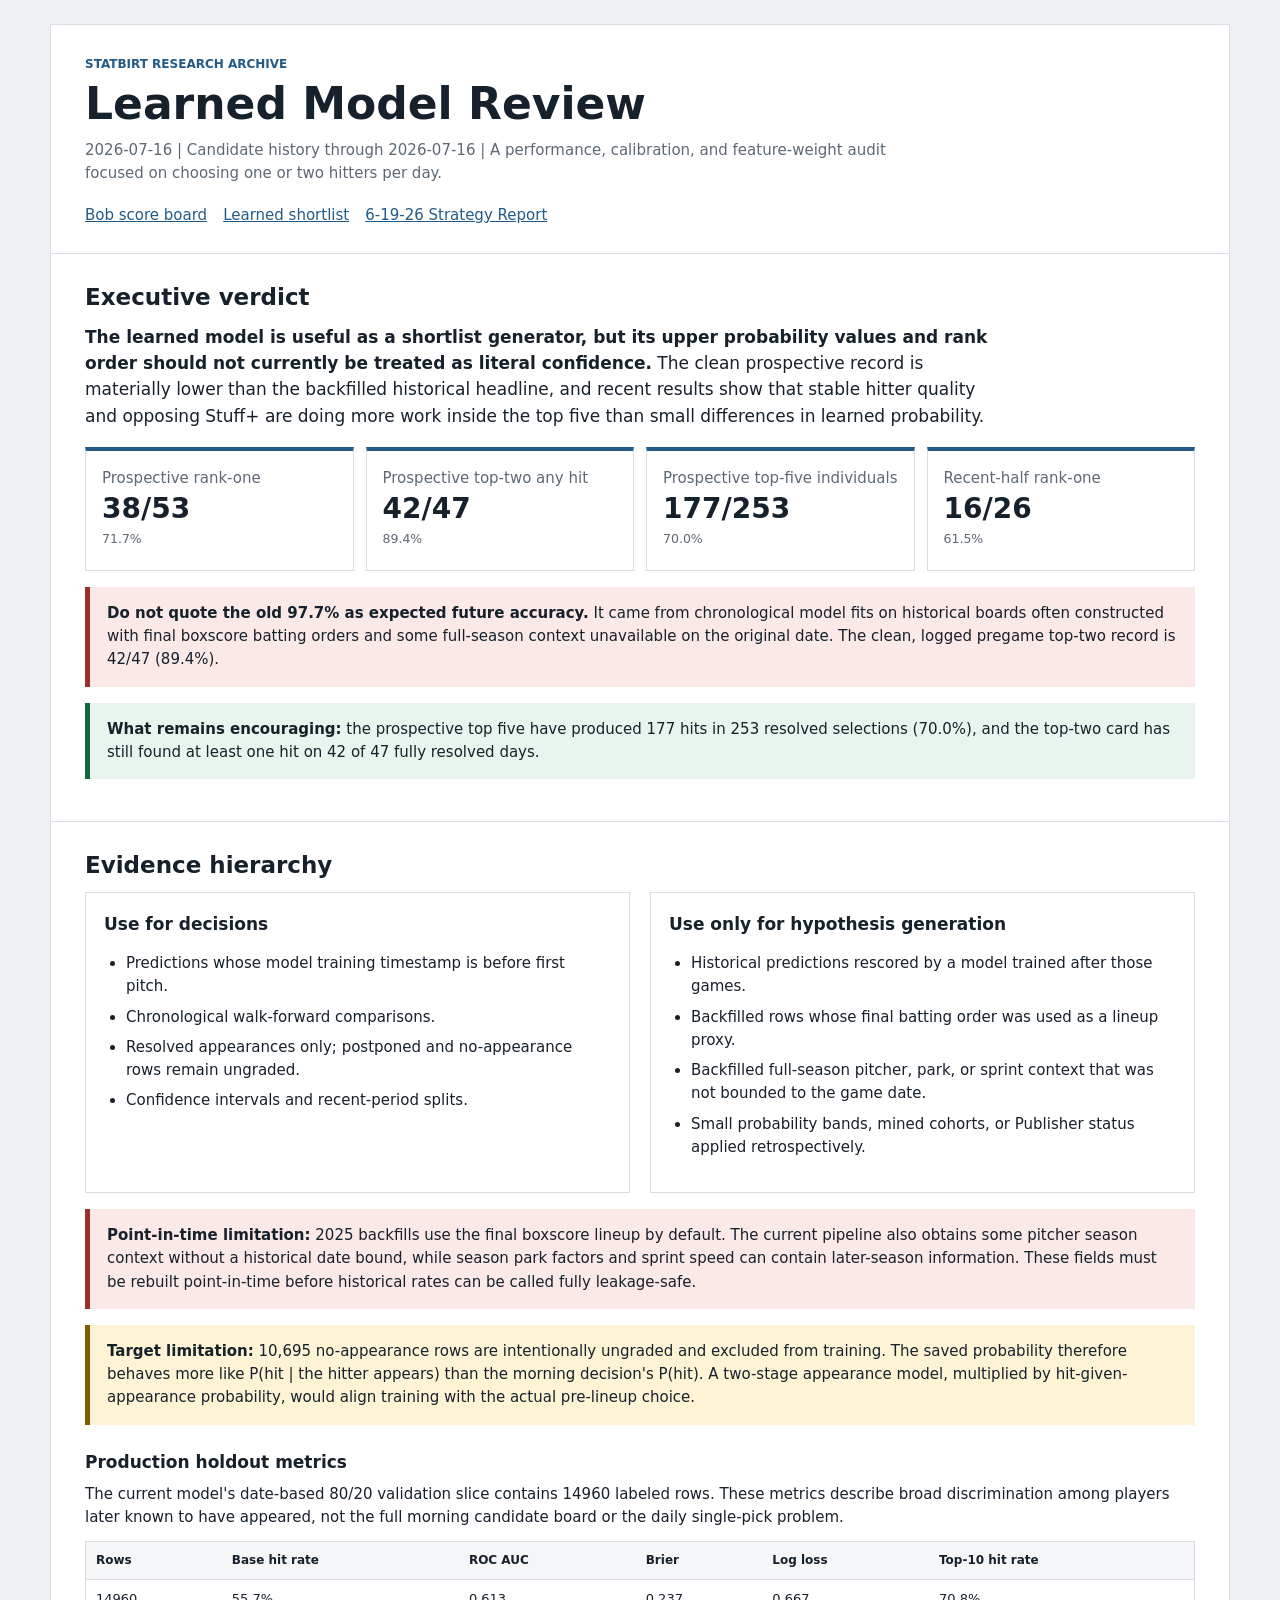
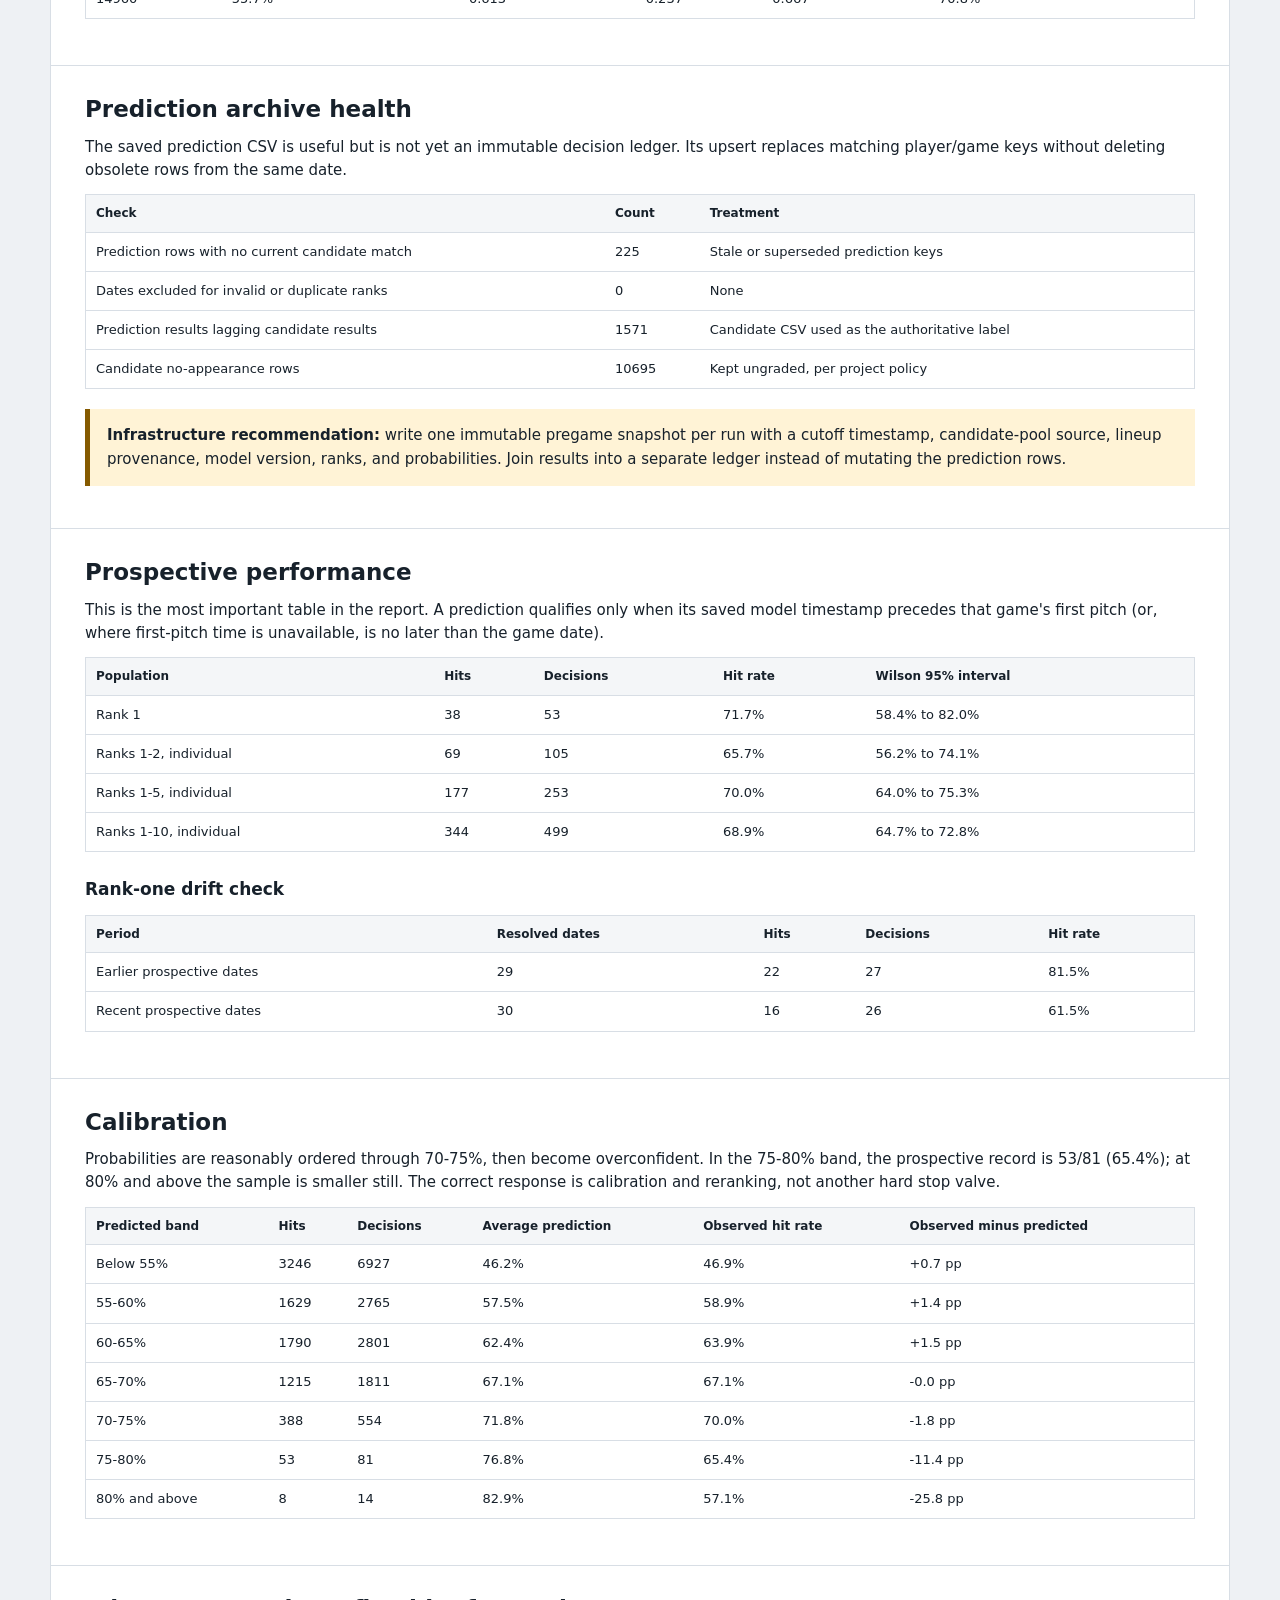
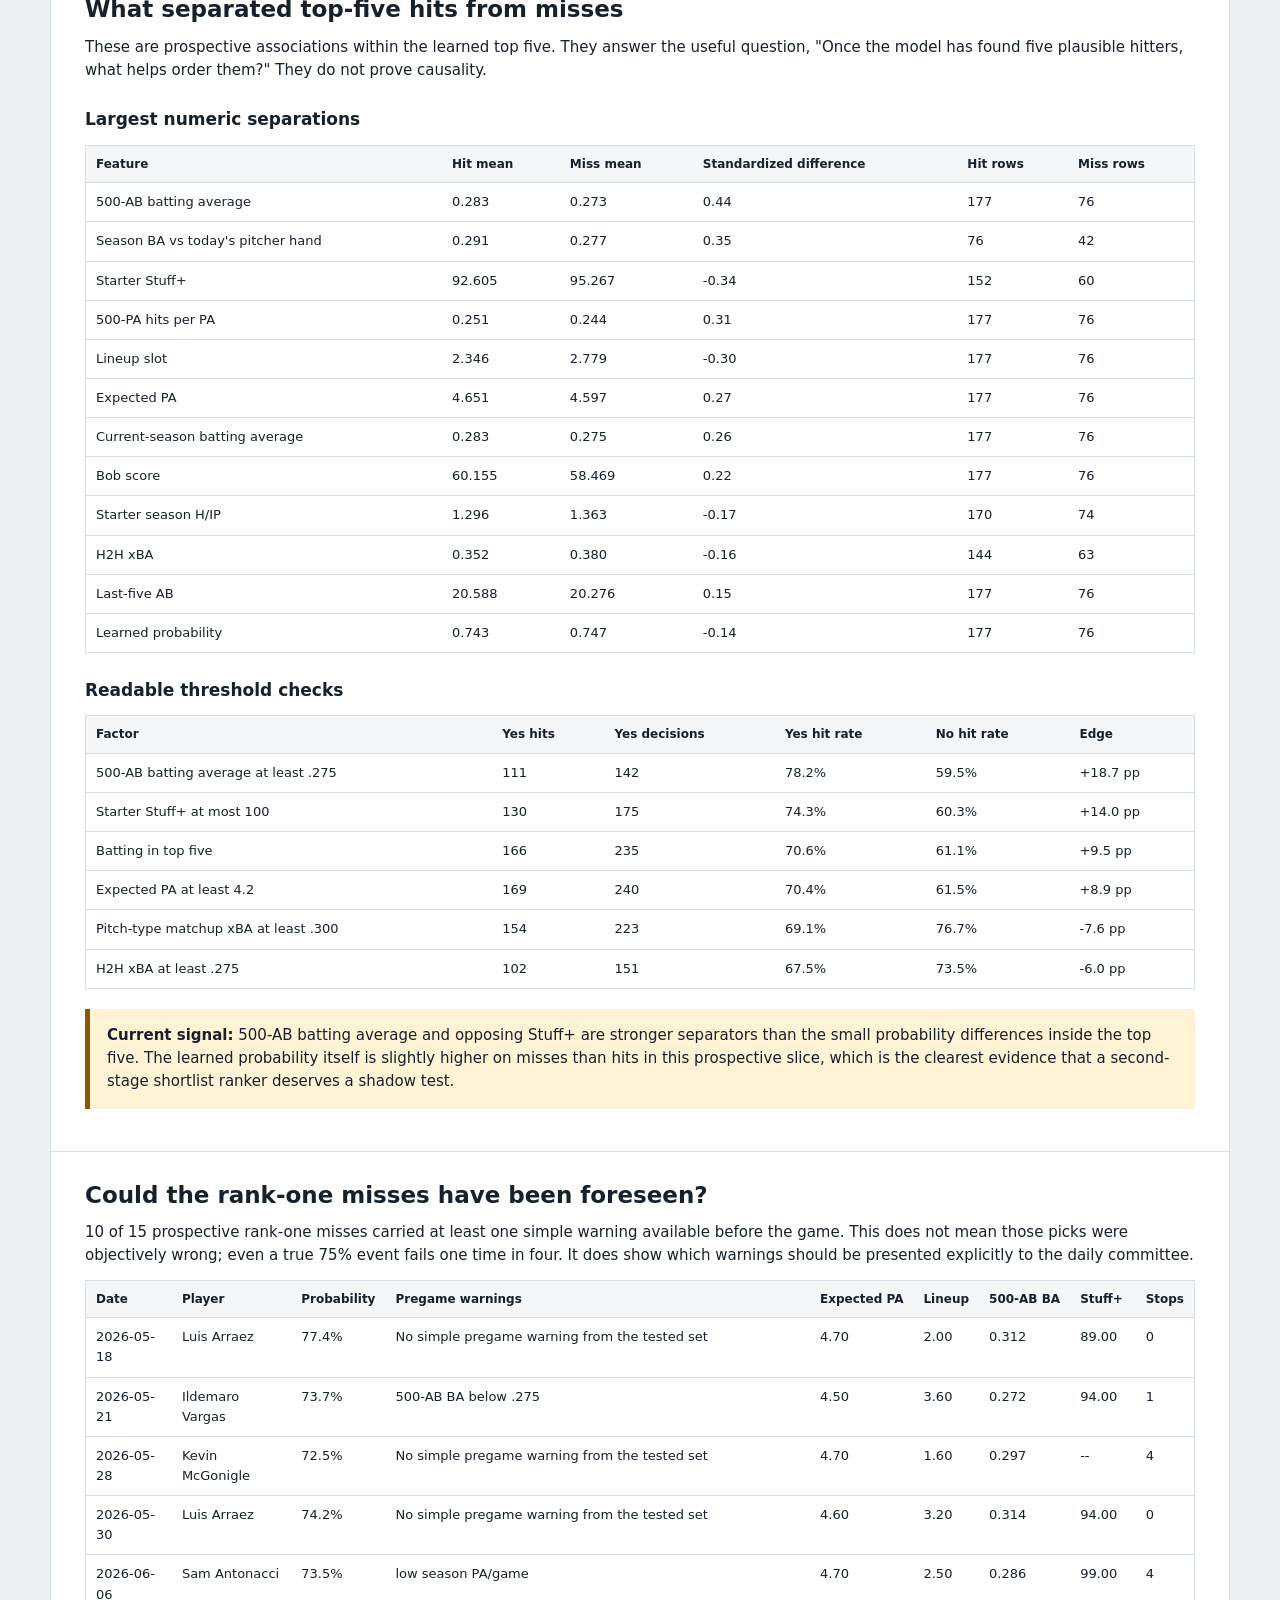
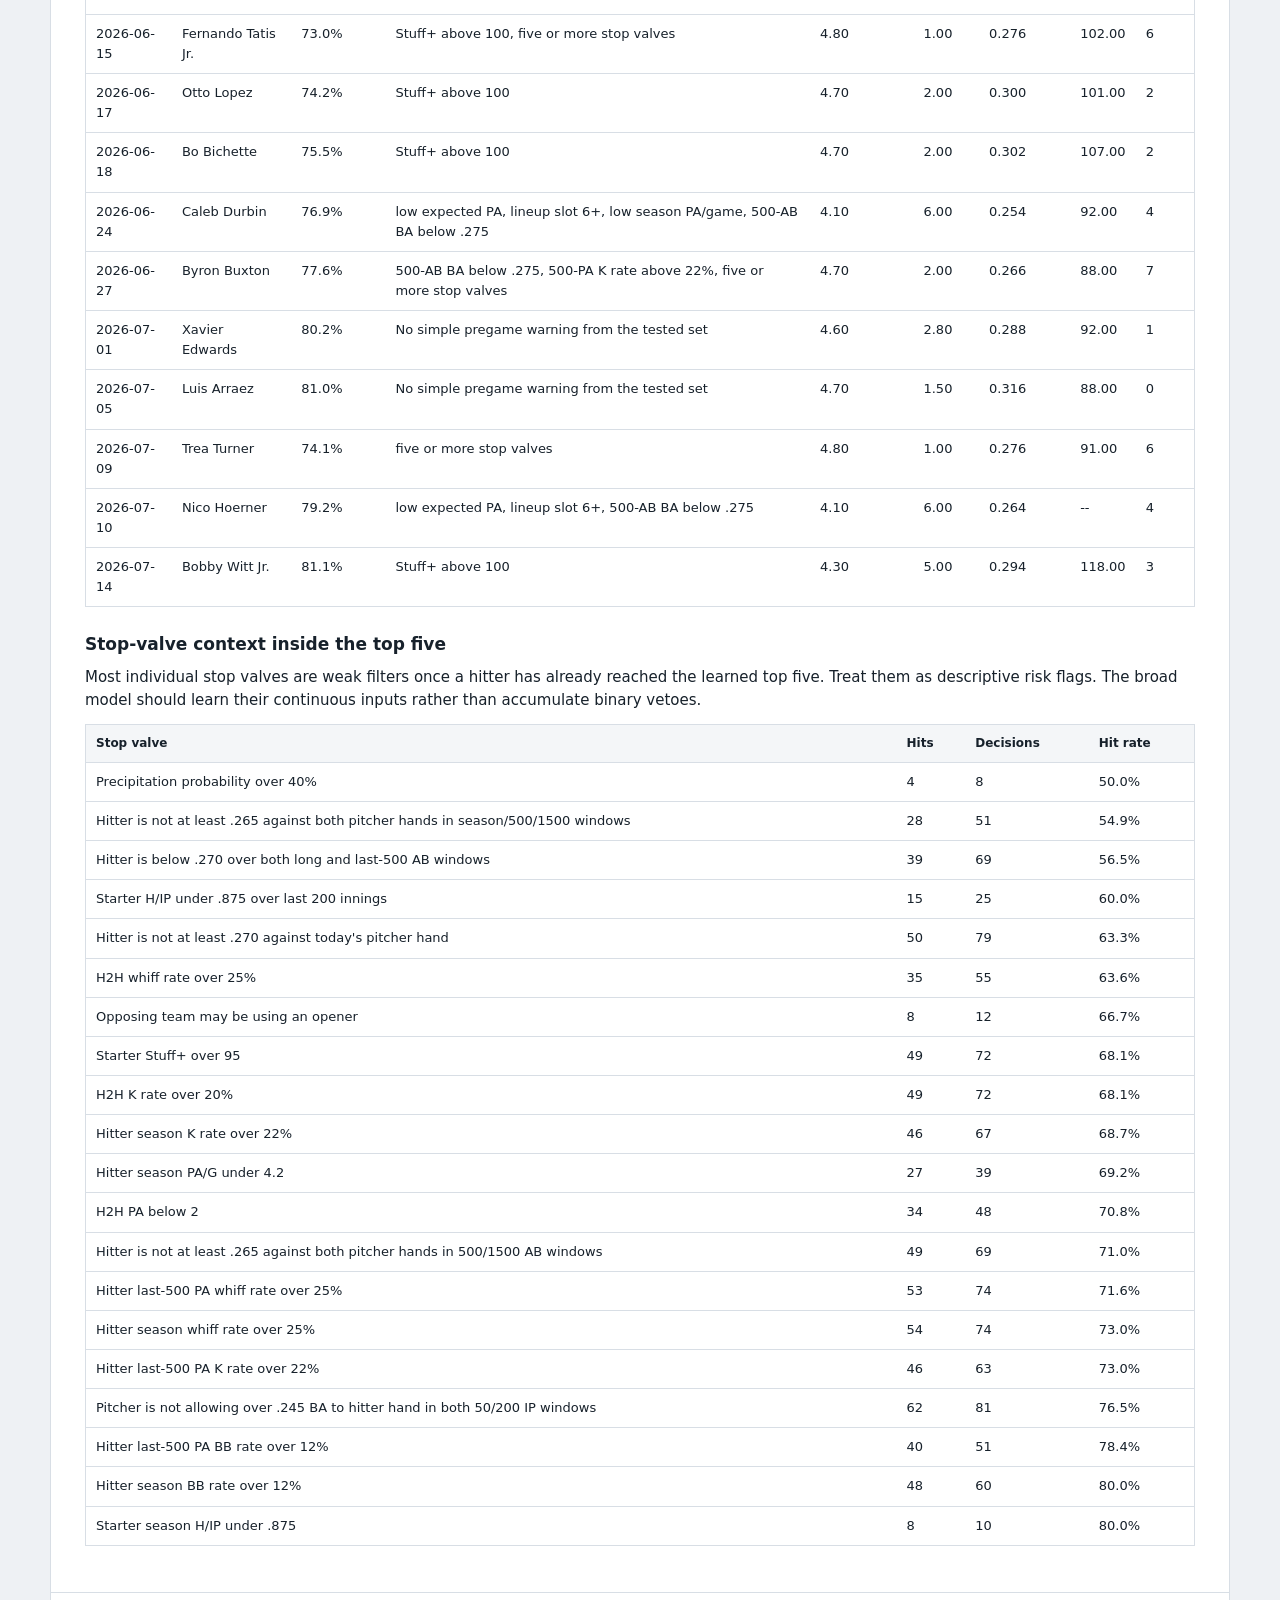
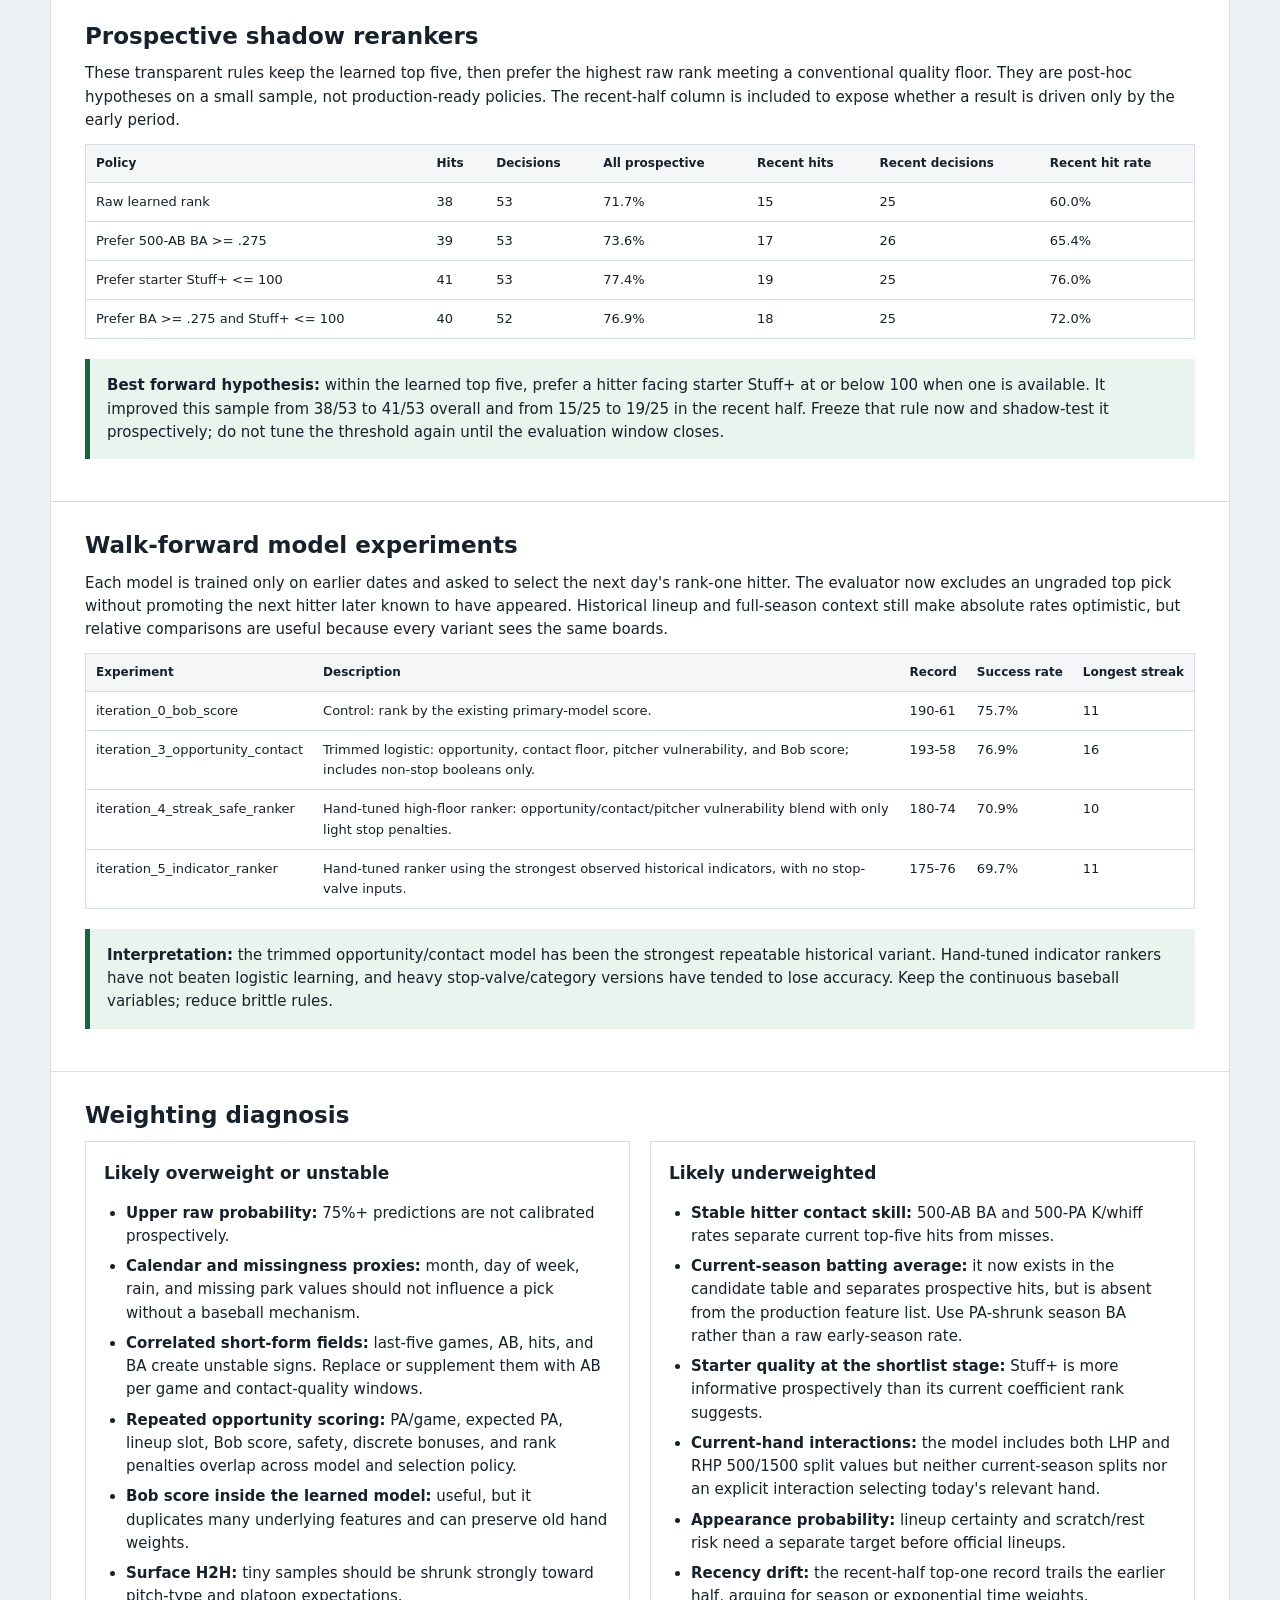
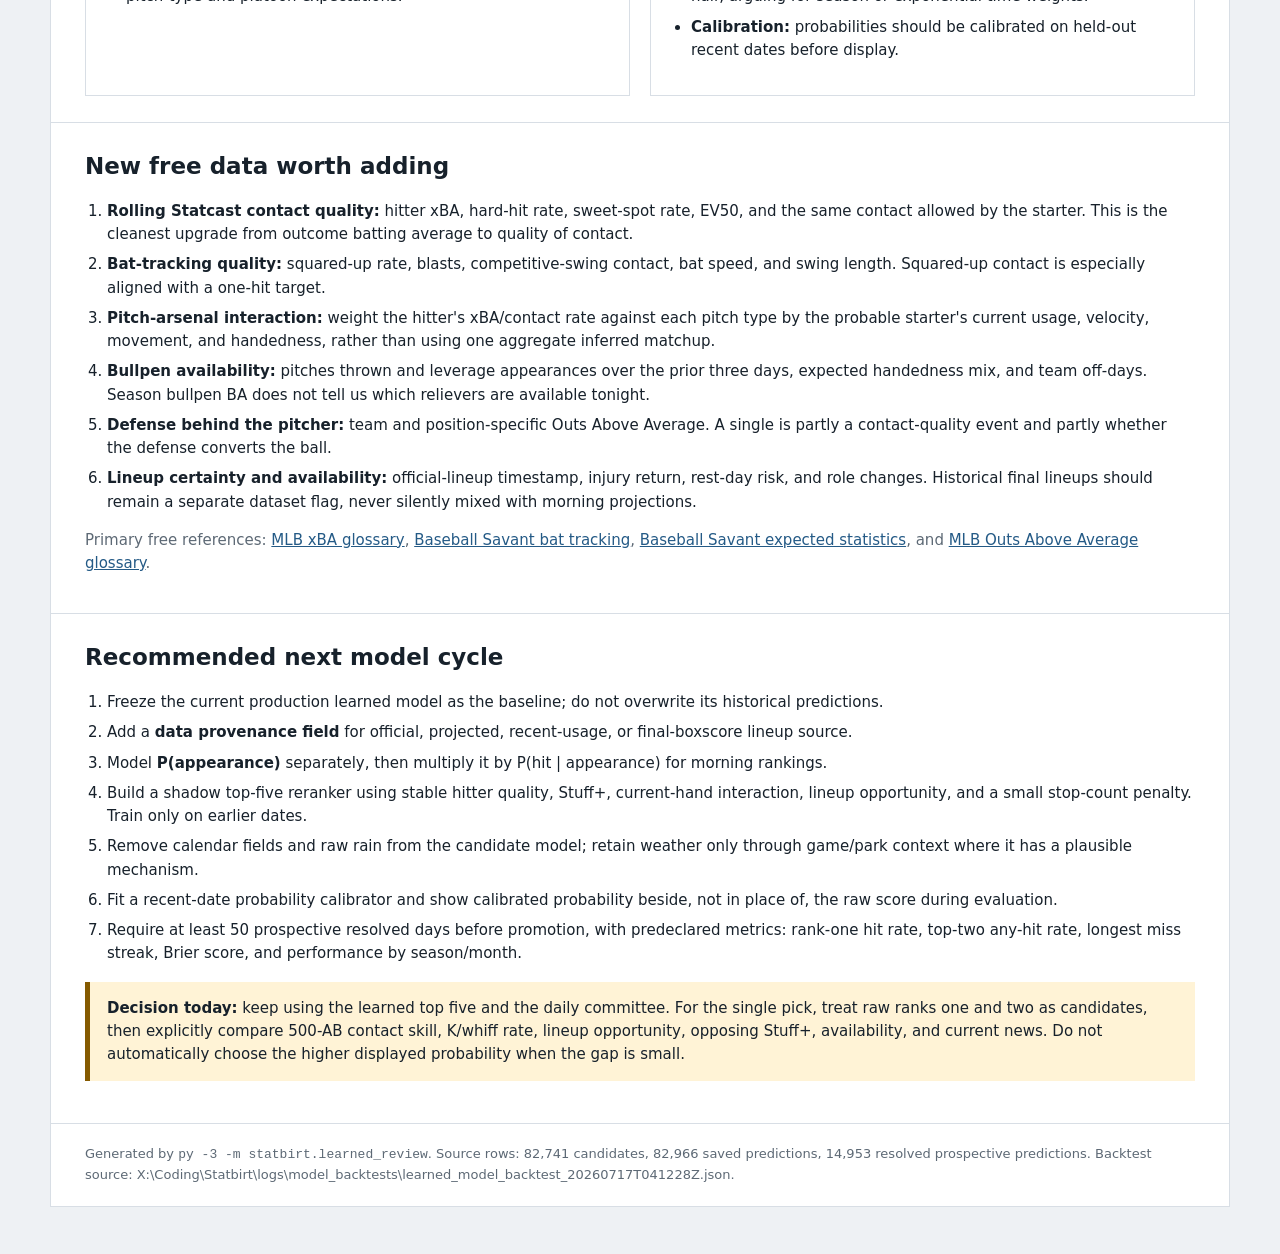
<file: reports/learned_model_review_latest.html>
<!doctype html>
<html lang="en">
  <head>
    <meta charset="utf-8">
    <meta name="viewport" content="width=device-width, initial-scale=1">
    <title>Statbirt Learned Model Review - 2026-07-16</title>
    <style>
      :root { color-scheme: light; --ink:#17212b; --muted:#5d6975; --line:#d8dee5; --soft:#f4f6f8; --green:#17643d; --green-bg:#e8f4ed; --amber:#855a00; --amber-bg:#fff3d6; --red:#9a302c; --red-bg:#fae9e7; --blue:#245a86; }
      * { box-sizing:border-box; }
      body { margin:0; background:#eef1f4; color:var(--ink); font:15px/1.55 system-ui,-apple-system,"Segoe UI",sans-serif; letter-spacing:0; }
      main { width:min(1180px,calc(100% - 32px)); margin:24px auto 48px; background:white; border:1px solid var(--line); }
      header { padding:30px 34px 26px; border-bottom:1px solid var(--line); }
      .eyebrow { margin:0 0 6px; color:var(--blue); font-size:12px; font-weight:800; text-transform:uppercase; }
      h1 { margin:0; font-size:clamp(28px,4vw,44px); line-height:1.08; }
      header p { max-width:850px; margin:12px 0 0; color:var(--muted); }
      nav { display:flex; flex-wrap:wrap; gap:8px 16px; margin-top:18px; }
      a { color:var(--blue); }
      section { padding:26px 34px; border-bottom:1px solid var(--line); }
      h2 { margin:0 0 8px; font-size:23px; }
      h3 { margin:24px 0 8px; font-size:17px; }
      p { margin:8px 0 12px; }
      .lede { font-size:17px; max-width:920px; }
      .metrics { display:grid; grid-template-columns:repeat(4,minmax(0,1fr)); gap:12px; margin-top:18px; }
      .metric { min-height:124px; padding:16px; border:1px solid var(--line); border-top:4px solid var(--blue); }
      .metric span,.metric small { display:block; color:var(--muted); }
      .metric strong { display:block; margin:4px 0; font-size:28px; line-height:1.1; }
      .callout { margin:16px 0; padding:15px 17px; border-left:5px solid var(--amber); background:var(--amber-bg); }
      .good { border-left-color:var(--green); background:var(--green-bg); }
      .risk { border-left-color:var(--red); background:var(--red-bg); }
      .grid { display:grid; grid-template-columns:1fr 1fr; gap:20px; }
      .panel { padding:18px; border:1px solid var(--line); }
      .panel h3 { margin-top:0; }
      ul,ol { padding-left:22px; }
      li { margin:7px 0; }
      .table-wrap { width:100%; overflow-x:auto; border:1px solid var(--line); margin:12px 0 20px; }
      table { width:100%; min-width:720px; border-collapse:collapse; font-size:13px; }
      th,td { padding:9px 10px; text-align:left; vertical-align:top; border-bottom:1px solid var(--line); }
      th { background:var(--soft); font-size:12px; white-space:nowrap; }
      tr:last-child td { border-bottom:0; }
      .muted,small { color:var(--muted); }
      footer { padding:20px 34px; color:var(--muted); font-size:13px; overflow-wrap:anywhere; word-break:break-word; }
      code { font-family:ui-monospace,SFMono-Regular,Consolas,monospace; }
      @media (max-width:850px) { .metrics,.grid { grid-template-columns:1fr 1fr; } }
      @media (max-width:560px) { main { width:100%; margin:0; border-left:0; border-right:0; } header,section,footer { padding-left:18px; padding-right:18px; } .metrics,.grid { grid-template-columns:1fr; } .metric { min-height:0; } }
    </style>
  </head>
  <body>
    <main>
      <header>
        <p class="eyebrow">Statbirt research archive</p>
        <h1>Learned Model Review</h1>
        <p>2026-07-16 | Candidate history through 2026-07-16 | A performance, calibration, and feature-weight audit focused on choosing one or two hitters per day.</p>
        <nav><a href="../index.html">Bob score board</a><a href="../learned.html">Learned shortlist</a><a href="selection_strategy_report.html">6-19-26 Strategy Report</a></nav>
      </header>

      <section>
        <h2>Executive verdict</h2>
        <p class="lede"><strong>The learned model is useful as a shortlist generator, but its upper probability values and rank order should not currently be treated as literal confidence.</strong> The clean prospective record is materially lower than the backfilled historical headline, and recent results show that stable hitter quality and opposing Stuff+ are doing more work inside the top five than small differences in learned probability.</p>
        <div class="metrics">
          <article class="metric"><span>Prospective rank-one</span><strong>38/53</strong><small>71.7%</small></article>
          <article class="metric"><span>Prospective top-two any hit</span><strong>42/47</strong><small>89.4%</small></article>
          <article class="metric"><span>Prospective top-five individuals</span><strong>177/253</strong><small>70.0%</small></article>
          <article class="metric"><span>Recent-half rank-one</span><strong>16/26</strong><small>61.5%</small></article>
        </div>
        <div class="callout risk"><strong>Do not quote the old 97.7% as expected future accuracy.</strong> It came from chronological model fits on historical boards often constructed with final boxscore batting orders and some full-season context unavailable on the original date. The clean, logged pregame top-two record is 42/47 (89.4%).</div>
        <div class="callout good"><strong>What remains encouraging:</strong> the prospective top five have produced 177 hits in 253 resolved selections (70.0%), and the top-two card has still found at least one hit on 42 of 47 fully resolved days.</div>
      </section>

      <section>
        <h2>Evidence hierarchy</h2>
        <div class="grid">
          <article class="panel"><h3>Use for decisions</h3><ul><li>Predictions whose model training timestamp is before first pitch.</li><li>Chronological walk-forward comparisons.</li><li>Resolved appearances only; postponed and no-appearance rows remain ungraded.</li><li>Confidence intervals and recent-period splits.</li></ul></article>
          <article class="panel"><h3>Use only for hypothesis generation</h3><ul><li>Historical predictions rescored by a model trained after those games.</li><li>Backfilled rows whose final batting order was used as a lineup proxy.</li><li>Backfilled full-season pitcher, park, or sprint context that was not bounded to the game date.</li><li>Small probability bands, mined cohorts, or Publisher status applied retrospectively.</li></ul></article>
        </div>
        <div class="callout risk"><strong>Point-in-time limitation:</strong> 2025 backfills use the final boxscore lineup by default. The current pipeline also obtains some pitcher season context without a historical date bound, while season park factors and sprint speed can contain later-season information. These fields must be rebuilt point-in-time before historical rates can be called fully leakage-safe.</div>
        <div class="callout"><strong>Target limitation:</strong> 10,695 no-appearance rows are intentionally ungraded and excluded from training. The saved probability therefore behaves more like P(hit | the hitter appears) than the morning decision's P(hit). A two-stage appearance model, multiplied by hit-given-appearance probability, would align training with the actual pre-lineup choice.</div>
        <h3>Production holdout metrics</h3>
        <p>The current model's date-based 80/20 validation slice contains 14960 labeled rows. These metrics describe broad discrimination among players later known to have appeared, not the full morning candidate board or the daily single-pick problem.</p>
        <div class="table-wrap"><table><thead><tr><th>Rows</th><th>Base hit rate</th><th>ROC AUC</th><th>Brier</th><th>Log loss</th><th>Top-10 hit rate</th></tr></thead><tbody><tr><td>14960</td><td>55.7%</td><td>0.613</td><td>0.237</td><td>0.667</td><td>70.8%</td></tr></tbody></table></div>
      </section>

      <section>
        <h2>Prediction archive health</h2>
        <p>The saved prediction CSV is useful but is not yet an immutable decision ledger. Its upsert replaces matching player/game keys without deleting obsolete rows from the same date.</p>
        <div class="table-wrap"><table><thead><tr><th>Check</th><th>Count</th><th>Treatment</th></tr></thead><tbody><tr><td>Prediction rows with no current candidate match</td><td>225</td><td>Stale or superseded prediction keys</td></tr><tr><td>Dates excluded for invalid or duplicate ranks</td><td>0</td><td>None</td></tr><tr><td>Prediction results lagging candidate results</td><td>1571</td><td>Candidate CSV used as the authoritative label</td></tr><tr><td>Candidate no-appearance rows</td><td>10695</td><td>Kept ungraded, per project policy</td></tr></tbody></table></div>
        <div class="callout"><strong>Infrastructure recommendation:</strong> write one immutable pregame snapshot per run with a cutoff timestamp, candidate-pool source, lineup provenance, model version, ranks, and probabilities. Join results into a separate ledger instead of mutating the prediction rows.</div>
      </section>

      <section>
        <h2>Prospective performance</h2>
        <p>This is the most important table in the report. A prediction qualifies only when its saved model timestamp precedes that game's first pitch (or, where first-pitch time is unavailable, is no later than the game date).</p>
        <div class="table-wrap"><table><thead><tr><th>Population</th><th>Hits</th><th>Decisions</th><th>Hit rate</th><th>Wilson 95% interval</th></tr></thead><tbody><tr><td>Rank 1</td><td>38</td><td>53</td><td>71.7%</td><td>58.4% to 82.0%</td></tr><tr><td>Ranks 1-2, individual</td><td>69</td><td>105</td><td>65.7%</td><td>56.2% to 74.1%</td></tr><tr><td>Ranks 1-5, individual</td><td>177</td><td>253</td><td>70.0%</td><td>64.0% to 75.3%</td></tr><tr><td>Ranks 1-10, individual</td><td>344</td><td>499</td><td>68.9%</td><td>64.7% to 72.8%</td></tr></tbody></table></div>
        <h3>Rank-one drift check</h3>
        <div class="table-wrap"><table><thead><tr><th>Period</th><th>Resolved dates</th><th>Hits</th><th>Decisions</th><th>Hit rate</th></tr></thead><tbody><tr><td>Earlier prospective dates</td><td>29</td><td>22</td><td>27</td><td>81.5%</td></tr><tr><td>Recent prospective dates</td><td>30</td><td>16</td><td>26</td><td>61.5%</td></tr></tbody></table></div>
      </section>

      <section>
        <h2>Calibration</h2>
        <p>Probabilities are reasonably ordered through 70-75%, then become overconfident. In the 75-80% band, the prospective record is 53/81 (65.4%); at 80% and above the sample is smaller still. The correct response is calibration and reranking, not another hard stop valve.</p>
        <div class="table-wrap"><table><thead><tr><th>Predicted band</th><th>Hits</th><th>Decisions</th><th>Average prediction</th><th>Observed hit rate</th><th>Observed minus predicted</th></tr></thead><tbody><tr><td>Below 55%</td><td>3246</td><td>6927</td><td>46.2%</td><td>46.9%</td><td>+0.7 pp</td></tr><tr><td>55-60%</td><td>1629</td><td>2765</td><td>57.5%</td><td>58.9%</td><td>+1.4 pp</td></tr><tr><td>60-65%</td><td>1790</td><td>2801</td><td>62.4%</td><td>63.9%</td><td>+1.5 pp</td></tr><tr><td>65-70%</td><td>1215</td><td>1811</td><td>67.1%</td><td>67.1%</td><td>-0.0 pp</td></tr><tr><td>70-75%</td><td>388</td><td>554</td><td>71.8%</td><td>70.0%</td><td>-1.8 pp</td></tr><tr><td>75-80%</td><td>53</td><td>81</td><td>76.8%</td><td>65.4%</td><td>-11.4 pp</td></tr><tr><td>80% and above</td><td>8</td><td>14</td><td>82.9%</td><td>57.1%</td><td>-25.8 pp</td></tr></tbody></table></div>
      </section>

      <section>
        <h2>What separated top-five hits from misses</h2>
        <p>These are prospective associations within the learned top five. They answer the useful question, "Once the model has found five plausible hitters, what helps order them?" They do not prove causality.</p>
        <h3>Largest numeric separations</h3>
        <div class="table-wrap"><table><thead><tr><th>Feature</th><th>Hit mean</th><th>Miss mean</th><th>Standardized difference</th><th>Hit rows</th><th>Miss rows</th></tr></thead><tbody><tr><td>500-AB batting average</td><td>0.283</td><td>0.273</td><td>0.44</td><td>177</td><td>76</td></tr><tr><td>Season BA vs today&#x27;s pitcher hand</td><td>0.291</td><td>0.277</td><td>0.35</td><td>76</td><td>42</td></tr><tr><td>Starter Stuff+</td><td>92.605</td><td>95.267</td><td>-0.34</td><td>152</td><td>60</td></tr><tr><td>500-PA hits per PA</td><td>0.251</td><td>0.244</td><td>0.31</td><td>177</td><td>76</td></tr><tr><td>Lineup slot</td><td>2.346</td><td>2.779</td><td>-0.30</td><td>177</td><td>76</td></tr><tr><td>Expected PA</td><td>4.651</td><td>4.597</td><td>0.27</td><td>177</td><td>76</td></tr><tr><td>Current-season batting average</td><td>0.283</td><td>0.275</td><td>0.26</td><td>177</td><td>76</td></tr><tr><td>Bob score</td><td>60.155</td><td>58.469</td><td>0.22</td><td>177</td><td>76</td></tr><tr><td>Starter season H/IP</td><td>1.296</td><td>1.363</td><td>-0.17</td><td>170</td><td>74</td></tr><tr><td>H2H xBA</td><td>0.352</td><td>0.380</td><td>-0.16</td><td>144</td><td>63</td></tr><tr><td>Last-five AB</td><td>20.588</td><td>20.276</td><td>0.15</td><td>177</td><td>76</td></tr><tr><td>Learned probability</td><td>0.743</td><td>0.747</td><td>-0.14</td><td>177</td><td>76</td></tr></tbody></table></div>
        <h3>Readable threshold checks</h3>
        <div class="table-wrap"><table><thead><tr><th>Factor</th><th>Yes hits</th><th>Yes decisions</th><th>Yes hit rate</th><th>No hit rate</th><th>Edge</th></tr></thead><tbody><tr><td>500-AB batting average at least .275</td><td>111</td><td>142</td><td>78.2%</td><td>59.5%</td><td>+18.7 pp</td></tr><tr><td>Starter Stuff+ at most 100</td><td>130</td><td>175</td><td>74.3%</td><td>60.3%</td><td>+14.0 pp</td></tr><tr><td>Batting in top five</td><td>166</td><td>235</td><td>70.6%</td><td>61.1%</td><td>+9.5 pp</td></tr><tr><td>Expected PA at least 4.2</td><td>169</td><td>240</td><td>70.4%</td><td>61.5%</td><td>+8.9 pp</td></tr><tr><td>Pitch-type matchup xBA at least .300</td><td>154</td><td>223</td><td>69.1%</td><td>76.7%</td><td>-7.6 pp</td></tr><tr><td>H2H xBA at least .275</td><td>102</td><td>151</td><td>67.5%</td><td>73.5%</td><td>-6.0 pp</td></tr></tbody></table></div>
        <div class="callout"><strong>Current signal:</strong> 500-AB batting average and opposing Stuff+ are stronger separators than the small probability differences inside the top five. The learned probability itself is slightly higher on misses than hits in this prospective slice, which is the clearest evidence that a second-stage shortlist ranker deserves a shadow test.</div>
      </section>

      <section>
        <h2>Could the rank-one misses have been foreseen?</h2>
        <p>10 of 15 prospective rank-one misses carried at least one simple warning available before the game. This does not mean those picks were objectively wrong; even a true 75% event fails one time in four. It does show which warnings should be presented explicitly to the daily committee.</p>
        <div class="table-wrap"><table><thead><tr><th>Date</th><th>Player</th><th>Probability</th><th>Pregame warnings</th><th>Expected PA</th><th>Lineup</th><th>500-AB BA</th><th>Stuff+</th><th>Stops</th></tr></thead><tbody><tr><td>2026-05-18</td><td>Luis Arraez</td><td>77.4%</td><td>No simple pregame warning from the tested set</td><td>4.70</td><td>2.00</td><td>0.312</td><td>89.00</td><td>0</td></tr><tr><td>2026-05-21</td><td>Ildemaro Vargas</td><td>73.7%</td><td>500-AB BA below .275</td><td>4.50</td><td>3.60</td><td>0.272</td><td>94.00</td><td>1</td></tr><tr><td>2026-05-28</td><td>Kevin McGonigle</td><td>72.5%</td><td>No simple pregame warning from the tested set</td><td>4.70</td><td>1.60</td><td>0.297</td><td>--</td><td>4</td></tr><tr><td>2026-05-30</td><td>Luis Arraez</td><td>74.2%</td><td>No simple pregame warning from the tested set</td><td>4.60</td><td>3.20</td><td>0.314</td><td>94.00</td><td>0</td></tr><tr><td>2026-06-06</td><td>Sam Antonacci</td><td>73.5%</td><td>low season PA/game</td><td>4.70</td><td>2.50</td><td>0.286</td><td>99.00</td><td>4</td></tr><tr><td>2026-06-15</td><td>Fernando Tatis Jr.</td><td>73.0%</td><td>Stuff+ above 100, five or more stop valves</td><td>4.80</td><td>1.00</td><td>0.276</td><td>102.00</td><td>6</td></tr><tr><td>2026-06-17</td><td>Otto Lopez</td><td>74.2%</td><td>Stuff+ above 100</td><td>4.70</td><td>2.00</td><td>0.300</td><td>101.00</td><td>2</td></tr><tr><td>2026-06-18</td><td>Bo Bichette</td><td>75.5%</td><td>Stuff+ above 100</td><td>4.70</td><td>2.00</td><td>0.302</td><td>107.00</td><td>2</td></tr><tr><td>2026-06-24</td><td>Caleb Durbin</td><td>76.9%</td><td>low expected PA, lineup slot 6+, low season PA/game, 500-AB BA below .275</td><td>4.10</td><td>6.00</td><td>0.254</td><td>92.00</td><td>4</td></tr><tr><td>2026-06-27</td><td>Byron Buxton</td><td>77.6%</td><td>500-AB BA below .275, 500-PA K rate above 22%, five or more stop valves</td><td>4.70</td><td>2.00</td><td>0.266</td><td>88.00</td><td>7</td></tr><tr><td>2026-07-01</td><td>Xavier Edwards</td><td>80.2%</td><td>No simple pregame warning from the tested set</td><td>4.60</td><td>2.80</td><td>0.288</td><td>92.00</td><td>1</td></tr><tr><td>2026-07-05</td><td>Luis Arraez</td><td>81.0%</td><td>No simple pregame warning from the tested set</td><td>4.70</td><td>1.50</td><td>0.316</td><td>88.00</td><td>0</td></tr><tr><td>2026-07-09</td><td>Trea Turner</td><td>74.1%</td><td>five or more stop valves</td><td>4.80</td><td>1.00</td><td>0.276</td><td>91.00</td><td>6</td></tr><tr><td>2026-07-10</td><td>Nico Hoerner</td><td>79.2%</td><td>low expected PA, lineup slot 6+, 500-AB BA below .275</td><td>4.10</td><td>6.00</td><td>0.264</td><td>--</td><td>4</td></tr><tr><td>2026-07-14</td><td>Bobby Witt Jr.</td><td>81.1%</td><td>Stuff+ above 100</td><td>4.30</td><td>5.00</td><td>0.294</td><td>118.00</td><td>3</td></tr></tbody></table></div>
        <h3>Stop-valve context inside the top five</h3>
        <p>Most individual stop valves are weak filters once a hitter has already reached the learned top five. Treat them as descriptive risk flags. The broad model should learn their continuous inputs rather than accumulate binary vetoes.</p>
        <div class="table-wrap"><table><thead><tr><th>Stop valve</th><th>Hits</th><th>Decisions</th><th>Hit rate</th></tr></thead><tbody><tr><td>Precipitation probability over 40%</td><td>4</td><td>8</td><td>50.0%</td></tr><tr><td>Hitter is not at least .265 against both pitcher hands in season/500/1500 windows</td><td>28</td><td>51</td><td>54.9%</td></tr><tr><td>Hitter is below .270 over both long and last-500 AB windows</td><td>39</td><td>69</td><td>56.5%</td></tr><tr><td>Starter H/IP under .875 over last 200 innings</td><td>15</td><td>25</td><td>60.0%</td></tr><tr><td>Hitter is not at least .270 against today&#x27;s pitcher hand</td><td>50</td><td>79</td><td>63.3%</td></tr><tr><td>H2H whiff rate over 25%</td><td>35</td><td>55</td><td>63.6%</td></tr><tr><td>Opposing team may be using an opener</td><td>8</td><td>12</td><td>66.7%</td></tr><tr><td>Starter Stuff+ over 95</td><td>49</td><td>72</td><td>68.1%</td></tr><tr><td>H2H K rate over 20%</td><td>49</td><td>72</td><td>68.1%</td></tr><tr><td>Hitter season K rate over 22%</td><td>46</td><td>67</td><td>68.7%</td></tr><tr><td>Hitter season PA/G under 4.2</td><td>27</td><td>39</td><td>69.2%</td></tr><tr><td>H2H PA below 2</td><td>34</td><td>48</td><td>70.8%</td></tr><tr><td>Hitter is not at least .265 against both pitcher hands in 500/1500 AB windows</td><td>49</td><td>69</td><td>71.0%</td></tr><tr><td>Hitter last-500 PA whiff rate over 25%</td><td>53</td><td>74</td><td>71.6%</td></tr><tr><td>Hitter season whiff rate over 25%</td><td>54</td><td>74</td><td>73.0%</td></tr><tr><td>Hitter last-500 PA K rate over 22%</td><td>46</td><td>63</td><td>73.0%</td></tr><tr><td>Pitcher is not allowing over .245 BA to hitter hand in both 50/200 IP windows</td><td>62</td><td>81</td><td>76.5%</td></tr><tr><td>Hitter last-500 PA BB rate over 12%</td><td>40</td><td>51</td><td>78.4%</td></tr><tr><td>Hitter season BB rate over 12%</td><td>48</td><td>60</td><td>80.0%</td></tr><tr><td>Starter season H/IP under .875</td><td>8</td><td>10</td><td>80.0%</td></tr></tbody></table></div>
      </section>

      <section>
        <h2>Prospective shadow rerankers</h2>
        <p>These transparent rules keep the learned top five, then prefer the highest raw rank meeting a conventional quality floor. They are post-hoc hypotheses on a small sample, not production-ready policies. The recent-half column is included to expose whether a result is driven only by the early period.</p>
        <div class="table-wrap"><table><thead><tr><th>Policy</th><th>Hits</th><th>Decisions</th><th>All prospective</th><th>Recent hits</th><th>Recent decisions</th><th>Recent hit rate</th></tr></thead><tbody><tr><td>Raw learned rank</td><td>38</td><td>53</td><td>71.7%</td><td>15</td><td>25</td><td>60.0%</td></tr><tr><td>Prefer 500-AB BA &gt;= .275</td><td>39</td><td>53</td><td>73.6%</td><td>17</td><td>26</td><td>65.4%</td></tr><tr><td>Prefer starter Stuff+ &lt;= 100</td><td>41</td><td>53</td><td>77.4%</td><td>19</td><td>25</td><td>76.0%</td></tr><tr><td>Prefer BA &gt;= .275 and Stuff+ &lt;= 100</td><td>40</td><td>52</td><td>76.9%</td><td>18</td><td>25</td><td>72.0%</td></tr></tbody></table></div>
        <div class="callout good"><strong>Best forward hypothesis:</strong> within the learned top five, prefer a hitter facing starter Stuff+ at or below 100 when one is available. It improved this sample from 38/53 to 41/53 overall and from 15/25 to 19/25 in the recent half. Freeze that rule now and shadow-test it prospectively; do not tune the threshold again until the evaluation window closes.</div>
      </section>

      <section>
        <h2>Walk-forward model experiments</h2>
        <p>Each model is trained only on earlier dates and asked to select the next day's rank-one hitter. The evaluator now excludes an ungraded top pick without promoting the next hitter later known to have appeared. Historical lineup and full-season context still make absolute rates optimistic, but relative comparisons are useful because every variant sees the same boards.</p>
        <div class="table-wrap"><table><thead><tr><th>Experiment</th><th>Description</th><th>Record</th><th>Success rate</th><th>Longest streak</th></tr></thead><tbody><tr><td>iteration_0_bob_score</td><td>Control: rank by the existing primary-model score.</td><td>190-61</td><td>75.7%</td><td>11</td></tr><tr><td>iteration_3_opportunity_contact</td><td>Trimmed logistic: opportunity, contact floor, pitcher vulnerability, and Bob score; includes non-stop booleans only.</td><td>193-58</td><td>76.9%</td><td>16</td></tr><tr><td>iteration_4_streak_safe_ranker</td><td>Hand-tuned high-floor ranker: opportunity/contact/pitcher vulnerability blend with only light stop penalties.</td><td>180-74</td><td>70.9%</td><td>10</td></tr><tr><td>iteration_5_indicator_ranker</td><td>Hand-tuned ranker using the strongest observed historical indicators, with no stop-valve inputs.</td><td>175-76</td><td>69.7%</td><td>11</td></tr></tbody></table></div>
        <div class="callout good"><strong>Interpretation:</strong> the trimmed opportunity/contact model has been the strongest repeatable historical variant. Hand-tuned indicator rankers have not beaten logistic learning, and heavy stop-valve/category versions have tended to lose accuracy. Keep the continuous baseball variables; reduce brittle rules.</div>
      </section>

      <section>
        <h2>Weighting diagnosis</h2>
        <div class="grid">
          <article class="panel"><h3>Likely overweight or unstable</h3><ul><li><strong>Upper raw probability:</strong> 75%+ predictions are not calibrated prospectively.</li><li><strong>Calendar and missingness proxies:</strong> month, day of week, rain, and missing park values should not influence a pick without a baseball mechanism.</li><li><strong>Correlated short-form fields:</strong> last-five games, AB, hits, and BA create unstable signs. Replace or supplement them with AB per game and contact-quality windows.</li><li><strong>Repeated opportunity scoring:</strong> PA/game, expected PA, lineup slot, Bob score, safety, discrete bonuses, and rank penalties overlap across model and selection policy.</li><li><strong>Bob score inside the learned model:</strong> useful, but it duplicates many underlying features and can preserve old hand weights.</li><li><strong>Surface H2H:</strong> tiny samples should be shrunk strongly toward pitch-type and platoon expectations.</li></ul></article>
          <article class="panel"><h3>Likely underweighted</h3><ul><li><strong>Stable hitter contact skill:</strong> 500-AB BA and 500-PA K/whiff rates separate current top-five hits from misses.</li><li><strong>Current-season batting average:</strong> it now exists in the candidate table and separates prospective hits, but is absent from the production feature list. Use PA-shrunk season BA rather than a raw early-season rate.</li><li><strong>Starter quality at the shortlist stage:</strong> Stuff+ is more informative prospectively than its current coefficient rank suggests.</li><li><strong>Current-hand interactions:</strong> the model includes both LHP and RHP 500/1500 split values but neither current-season splits nor an explicit interaction selecting today's relevant hand.</li><li><strong>Appearance probability:</strong> lineup certainty and scratch/rest risk need a separate target before official lineups.</li><li><strong>Recency drift:</strong> the recent-half top-one record trails the earlier half, arguing for season or exponential time weights.</li><li><strong>Calibration:</strong> probabilities should be calibrated on held-out recent dates before display.</li></ul></article>
        </div>
      </section>

      <section>
        <h2>New free data worth adding</h2>
        <ol>
          <li><strong>Rolling Statcast contact quality:</strong> hitter xBA, hard-hit rate, sweet-spot rate, EV50, and the same contact allowed by the starter. This is the cleanest upgrade from outcome batting average to quality of contact.</li>
          <li><strong>Bat-tracking quality:</strong> squared-up rate, blasts, competitive-swing contact, bat speed, and swing length. Squared-up contact is especially aligned with a one-hit target.</li>
          <li><strong>Pitch-arsenal interaction:</strong> weight the hitter's xBA/contact rate against each pitch type by the probable starter's current usage, velocity, movement, and handedness, rather than using one aggregate inferred matchup.</li>
          <li><strong>Bullpen availability:</strong> pitches thrown and leverage appearances over the prior three days, expected handedness mix, and team off-days. Season bullpen BA does not tell us which relievers are available tonight.</li>
          <li><strong>Defense behind the pitcher:</strong> team and position-specific Outs Above Average. A single is partly a contact-quality event and partly whether the defense converts the ball.</li>
          <li><strong>Lineup certainty and availability:</strong> official-lineup timestamp, injury return, rest-day risk, and role changes. Historical final lineups should remain a separate dataset flag, never silently mixed with morning projections.</li>
        </ol>
        <p class="muted">Primary free references: <a href="https://www.mlb.com/glossary/statcast/expected-batting-average">MLB xBA glossary</a>, <a href="https://baseballsavant.mlb.com/leaderboard/bat-tracking">Baseball Savant bat tracking</a>, <a href="https://baseballsavant.mlb.com/expected_statistics">Baseball Savant expected statistics</a>, and <a href="https://www.mlb.com/glossary/statcast/outs-above-average">MLB Outs Above Average glossary</a>.</p>
      </section>

      <section>
        <h2>Recommended next model cycle</h2>
        <ol>
          <li>Freeze the current production learned model as the baseline; do not overwrite its historical predictions.</li>
          <li>Add a <strong>data provenance field</strong> for official, projected, recent-usage, or final-boxscore lineup source.</li>
          <li>Model <strong>P(appearance)</strong> separately, then multiply it by P(hit | appearance) for morning rankings.</li>
          <li>Build a shadow top-five reranker using stable hitter quality, Stuff+, current-hand interaction, lineup opportunity, and a small stop-count penalty. Train only on earlier dates.</li>
          <li>Remove calendar fields and raw rain from the candidate model; retain weather only through game/park context where it has a plausible mechanism.</li>
          <li>Fit a recent-date probability calibrator and show calibrated probability beside, not in place of, the raw score during evaluation.</li>
          <li>Require at least 50 prospective resolved days before promotion, with predeclared metrics: rank-one hit rate, top-two any-hit rate, longest miss streak, Brier score, and performance by season/month.</li>
        </ol>
        <div class="callout"><strong>Decision today:</strong> keep using the learned top five and the daily committee. For the single pick, treat raw ranks one and two as candidates, then explicitly compare 500-AB contact skill, K/whiff rate, lineup opportunity, opposing Stuff+, availability, and current news. Do not automatically choose the higher displayed probability when the gap is small.</div>
      </section>

      <footer>Generated by <code>py -3 -m statbirt.learned_review</code>. Source rows: 82,741 candidates, 82,966 saved predictions, 14,953 resolved prospective predictions. Backtest source: X:\Coding\Statbirt\logs\model_backtests\learned_model_backtest_20260717T041228Z.json.</footer>
    </main>
  </body>
</html>
</file>
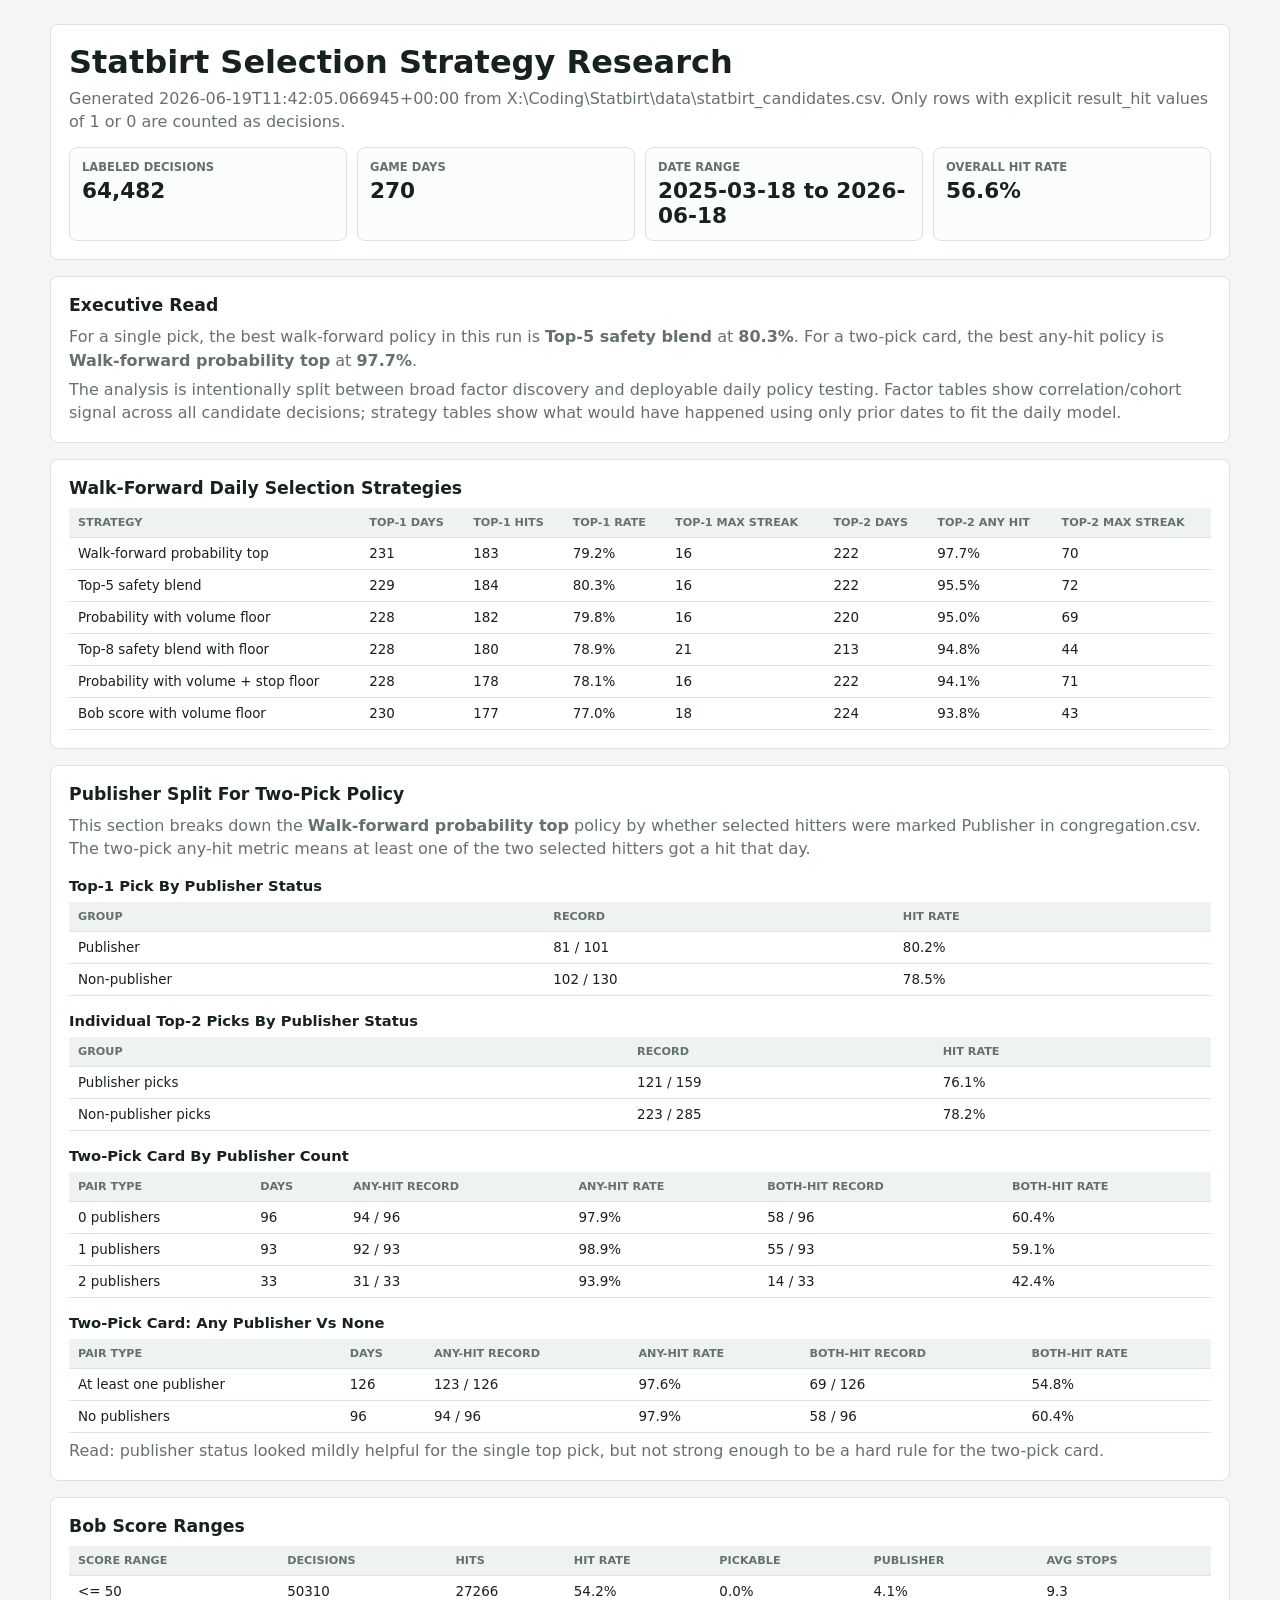
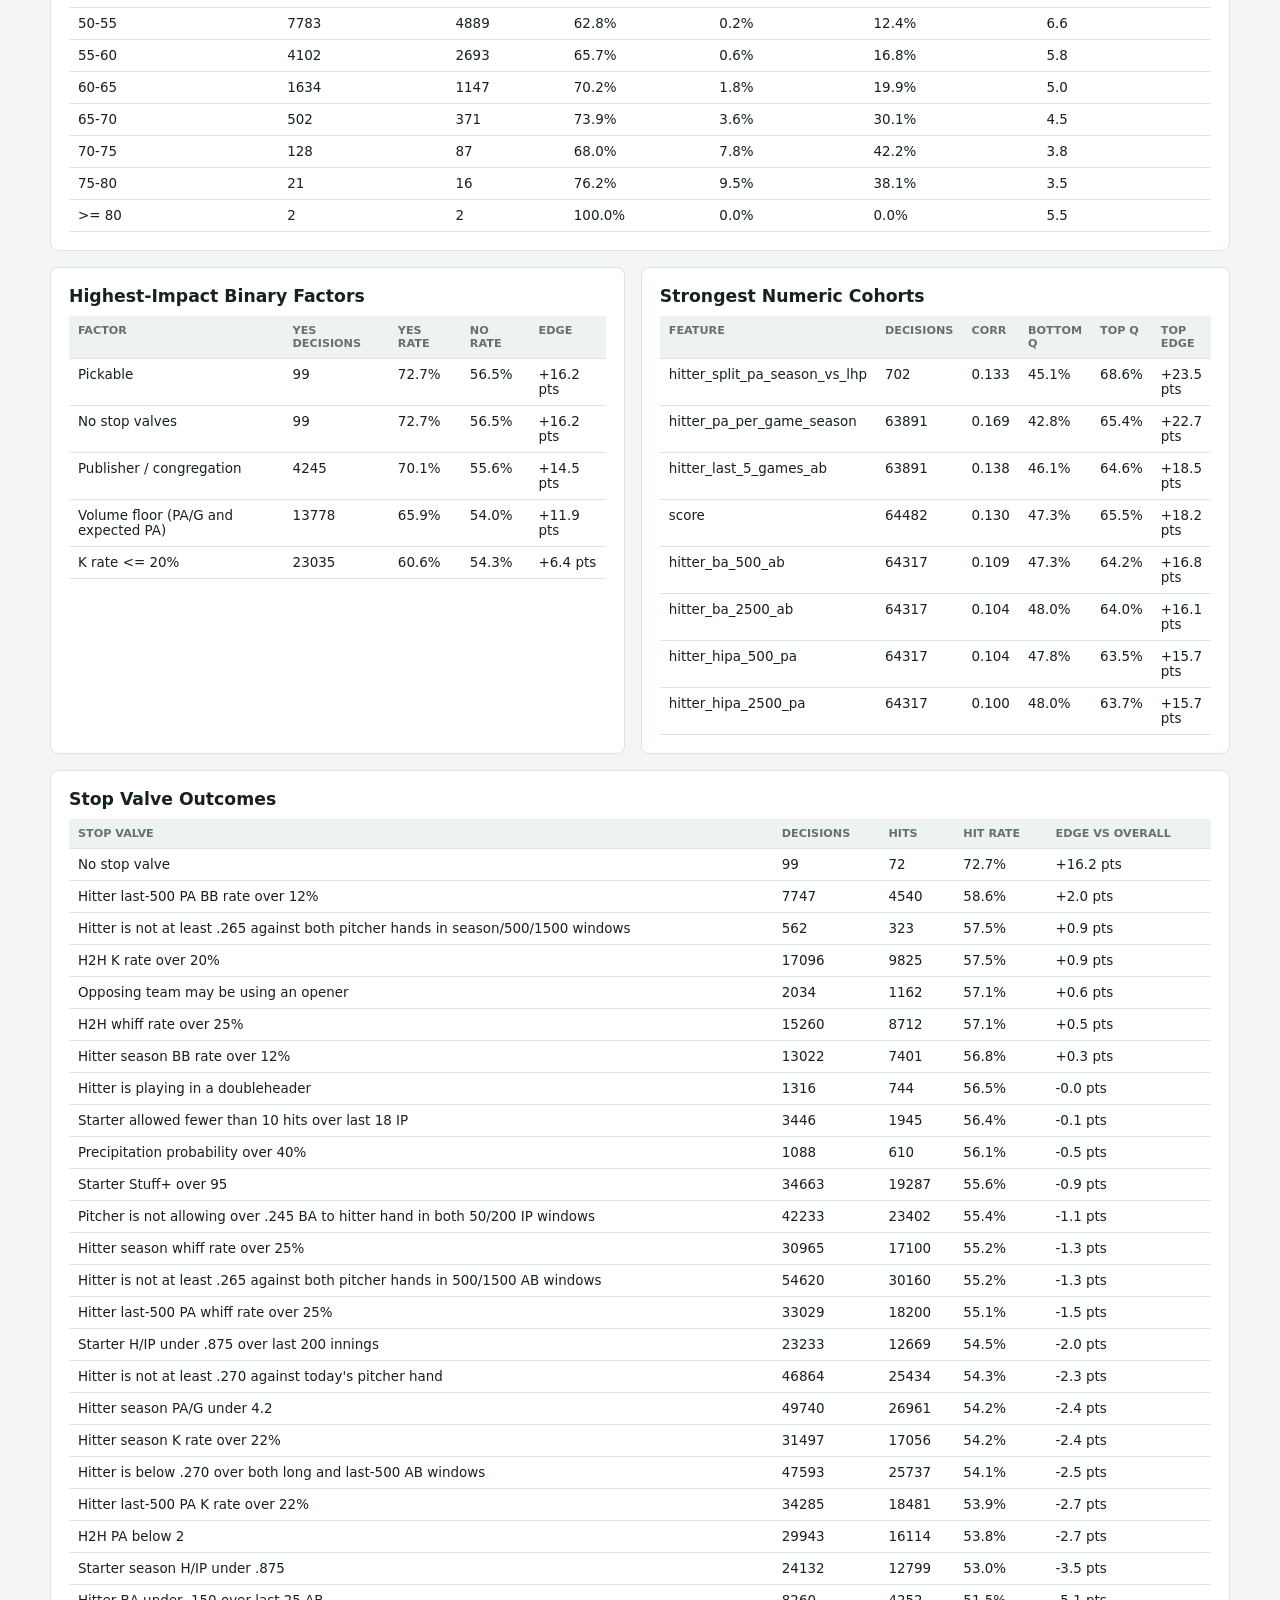
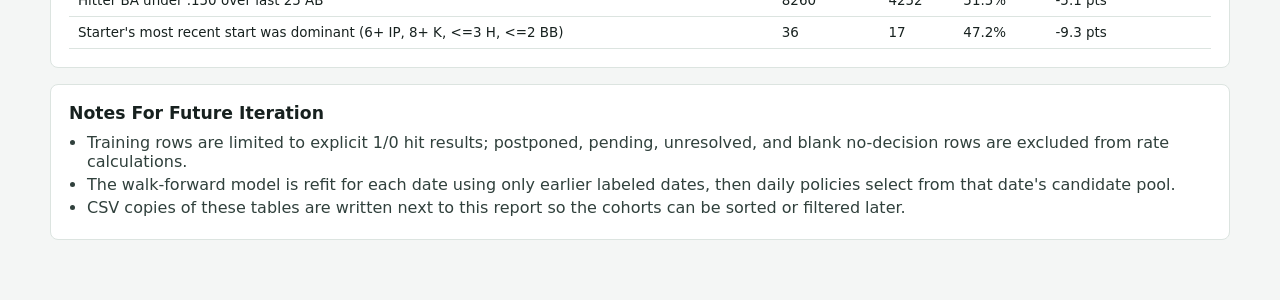
<file: reports/selection_strategy_latest.html>
<!doctype html>
<html lang="en">
<head>
  <meta charset="utf-8">
  <meta name="viewport" content="width=device-width, initial-scale=1">
  <title>Statbirt Selection Strategy Research</title>
  <style>
    :root { color-scheme: light; --bg:#f4f6f5; --surface:#fff; --ink:#17211f; --muted:#65716d; --line:#dce4e0; --good:#137b5f; --starter:#4169d8; }
    body { margin:0; background:var(--bg); color:var(--ink); font-family:Inter, ui-sans-serif, system-ui, -apple-system, BlinkMacSystemFont, "Segoe UI", sans-serif; }
    main { width:min(1180px, calc(100vw - 32px)); margin:0 auto; padding:24px 0 44px; }
    header, section { margin-bottom:16px; padding:18px; border:1px solid var(--line); border-radius:8px; background:var(--surface); }
    h1 { margin:0; font-size:2rem; letter-spacing:0; }
    h2 { margin:0 0 10px; font-size:1.08rem; }
    h3 { margin:16px 0 8px; font-size:.92rem; letter-spacing:0; }
    p { margin:6px 0 0; color:var(--muted); line-height:1.45; }
    .kpis { display:grid; grid-template-columns:repeat(4, minmax(0, 1fr)); gap:10px; margin-top:14px; }
    .kpi { padding:12px; border:1px solid var(--line); border-radius:8px; background:#fbfcfc; }
    .kpi span { display:block; color:var(--muted); font-size:.72rem; font-weight:800; text-transform:uppercase; }
    .kpi strong { display:block; margin-top:4px; font-size:1.35rem; }
    table { width:100%; border-collapse:collapse; font-size:.84rem; }
    th, td { padding:8px 9px; border-bottom:1px solid var(--line); text-align:left; vertical-align:top; }
    th { background:#eef3f1; color:var(--muted); font-size:.7rem; text-transform:uppercase; }
    tr:hover td { background:#fafbfb; }
    .muted { color:var(--muted); }
    .two { display:grid; grid-template-columns:1fr 1fr; gap:16px; }
    ul { margin:8px 0 0; padding-left:18px; }
    li { margin:4px 0; color:#30403c; }
    @media (max-width: 820px) { .kpis, .two { grid-template-columns:1fr; } main { width:min(100vw - 20px, 760px); } }
  </style>
</head>
<body>
  <main>
    <header>
      <h1>Statbirt Selection Strategy Research</h1>
      <p>Generated 2026-06-19T11:42:05.066945+00:00 from X:\Coding\Statbirt\data\statbirt_candidates.csv. Only rows with explicit result_hit values of 1 or 0 are counted as decisions.</p>
      <div class="kpis">
        <div class="kpi"><span>Labeled decisions</span><strong>64,482</strong></div>
        <div class="kpi"><span>Game days</span><strong>270</strong></div>
        <div class="kpi"><span>Date range</span><strong>2025-03-18 to 2026-06-18</strong></div>
        <div class="kpi"><span>Overall hit rate</span><strong>56.6%</strong></div>
      </div>
    </header>

    <section>
      <h2>Executive Read</h2>
      <p>For a single pick, the best walk-forward policy in this run is <strong>Top-5 safety blend</strong> at <strong>80.3%</strong>. For a two-pick card, the best any-hit policy is <strong>Walk-forward probability top</strong> at <strong>97.7%</strong>.</p>
      <p>The analysis is intentionally split between broad factor discovery and deployable daily policy testing. Factor tables show correlation/cohort signal across all candidate decisions; strategy tables show what would have happened using only prior dates to fit the daily model.</p>
    </section>

    <section>
      <h2>Walk-Forward Daily Selection Strategies</h2>
      <table><thead><tr><th>Strategy</th><th>Top-1 days</th><th>Top-1 hits</th><th>Top-1 rate</th><th>Top-1 max streak</th><th>Top-2 days</th><th>Top-2 any hit</th><th>Top-2 max streak</th></tr></thead><tbody><tr><td>Walk-forward probability top</td><td>231</td><td>183</td><td>79.2%</td><td>16</td><td>222</td><td>97.7%</td><td>70</td></tr><tr><td>Top-5 safety blend</td><td>229</td><td>184</td><td>80.3%</td><td>16</td><td>222</td><td>95.5%</td><td>72</td></tr><tr><td>Probability with volume floor</td><td>228</td><td>182</td><td>79.8%</td><td>16</td><td>220</td><td>95.0%</td><td>69</td></tr><tr><td>Top-8 safety blend with floor</td><td>228</td><td>180</td><td>78.9%</td><td>21</td><td>213</td><td>94.8%</td><td>44</td></tr><tr><td>Probability with volume + stop floor</td><td>228</td><td>178</td><td>78.1%</td><td>16</td><td>222</td><td>94.1%</td><td>71</td></tr><tr><td>Bob score with volume floor</td><td>230</td><td>177</td><td>77.0%</td><td>18</td><td>224</td><td>93.8%</td><td>43</td></tr></tbody></table>
    </section>

    <section>
      <h2>Publisher Split For Two-Pick Policy</h2>
      <p>This section breaks down the <strong>Walk-forward probability top</strong> policy by whether selected hitters were marked Publisher in congregation.csv. The two-pick any-hit metric means at least one of the two selected hitters got a hit that day.</p>
      <h3>Top-1 Pick By Publisher Status</h3>
      <table><thead><tr><th>Group</th><th>Record</th><th>Hit rate</th></tr></thead><tbody><tr><td>Publisher</td><td>81 / 101</td><td>80.2%</td></tr><tr><td>Non-publisher</td><td>102 / 130</td><td>78.5%</td></tr></tbody></table>
      <h3>Individual Top-2 Picks By Publisher Status</h3>
      <table><thead><tr><th>Group</th><th>Record</th><th>Hit rate</th></tr></thead><tbody><tr><td>Publisher picks</td><td>121 / 159</td><td>76.1%</td></tr><tr><td>Non-publisher picks</td><td>223 / 285</td><td>78.2%</td></tr></tbody></table>
      <h3>Two-Pick Card By Publisher Count</h3>
      <table><thead><tr><th>Pair type</th><th>Days</th><th>Any-hit record</th><th>Any-hit rate</th><th>Both-hit record</th><th>Both-hit rate</th></tr></thead><tbody><tr><td>0 publishers</td><td>96</td><td>94 / 96</td><td>97.9%</td><td>58 / 96</td><td>60.4%</td></tr><tr><td>1 publishers</td><td>93</td><td>92 / 93</td><td>98.9%</td><td>55 / 93</td><td>59.1%</td></tr><tr><td>2 publishers</td><td>33</td><td>31 / 33</td><td>93.9%</td><td>14 / 33</td><td>42.4%</td></tr></tbody></table>
      <h3>Two-Pick Card: Any Publisher Vs None</h3>
      <table><thead><tr><th>Pair type</th><th>Days</th><th>Any-hit record</th><th>Any-hit rate</th><th>Both-hit record</th><th>Both-hit rate</th></tr></thead><tbody><tr><td>At least one publisher</td><td>126</td><td>123 / 126</td><td>97.6%</td><td>69 / 126</td><td>54.8%</td></tr><tr><td>No publishers</td><td>96</td><td>94 / 96</td><td>97.9%</td><td>58 / 96</td><td>60.4%</td></tr></tbody></table>
      <p>Read: publisher status looked mildly helpful for the single top pick, but not strong enough to be a hard rule for the two-pick card.</p>
    </section>

    <section>
      <h2>Bob Score Ranges</h2>
      <table><thead><tr><th>Score range</th><th>Decisions</th><th>Hits</th><th>Hit rate</th><th>Pickable</th><th>Publisher</th><th>Avg stops</th></tr></thead><tbody><tr><td>&lt;= 50</td><td>50310</td><td>27266</td><td>54.2%</td><td>0.0%</td><td>4.1%</td><td>9.3</td></tr><tr><td>50-55</td><td>7783</td><td>4889</td><td>62.8%</td><td>0.2%</td><td>12.4%</td><td>6.6</td></tr><tr><td>55-60</td><td>4102</td><td>2693</td><td>65.7%</td><td>0.6%</td><td>16.8%</td><td>5.8</td></tr><tr><td>60-65</td><td>1634</td><td>1147</td><td>70.2%</td><td>1.8%</td><td>19.9%</td><td>5.0</td></tr><tr><td>65-70</td><td>502</td><td>371</td><td>73.9%</td><td>3.6%</td><td>30.1%</td><td>4.5</td></tr><tr><td>70-75</td><td>128</td><td>87</td><td>68.0%</td><td>7.8%</td><td>42.2%</td><td>3.8</td></tr><tr><td>75-80</td><td>21</td><td>16</td><td>76.2%</td><td>9.5%</td><td>38.1%</td><td>3.5</td></tr><tr><td>&gt;= 80</td><td>2</td><td>2</td><td>100.0%</td><td>0.0%</td><td>0.0%</td><td>5.5</td></tr></tbody></table>
    </section>

    <div class="two">
      <section>
        <h2>Highest-Impact Binary Factors</h2>
        <table><thead><tr><th>Factor</th><th>Yes decisions</th><th>Yes rate</th><th>No rate</th><th>Edge</th></tr></thead><tbody><tr><td>Pickable</td><td>99</td><td>72.7%</td><td>56.5%</td><td>+16.2 pts</td></tr><tr><td>No stop valves</td><td>99</td><td>72.7%</td><td>56.5%</td><td>+16.2 pts</td></tr><tr><td>Publisher / congregation</td><td>4245</td><td>70.1%</td><td>55.6%</td><td>+14.5 pts</td></tr><tr><td>Volume floor (PA/G and expected PA)</td><td>13778</td><td>65.9%</td><td>54.0%</td><td>+11.9 pts</td></tr><tr><td>K rate &lt;= 20%</td><td>23035</td><td>60.6%</td><td>54.3%</td><td>+6.4 pts</td></tr></tbody></table>
      </section>
      <section>
        <h2>Strongest Numeric Cohorts</h2>
        <table><thead><tr><th>Feature</th><th>Decisions</th><th>Corr</th><th>Bottom Q</th><th>Top Q</th><th>Top edge</th></tr></thead><tbody><tr><td>hitter_split_pa_season_vs_lhp</td><td>702</td><td>0.133</td><td>45.1%</td><td>68.6%</td><td>+23.5 pts</td></tr><tr><td>hitter_pa_per_game_season</td><td>63891</td><td>0.169</td><td>42.8%</td><td>65.4%</td><td>+22.7 pts</td></tr><tr><td>hitter_last_5_games_ab</td><td>63891</td><td>0.138</td><td>46.1%</td><td>64.6%</td><td>+18.5 pts</td></tr><tr><td>score</td><td>64482</td><td>0.130</td><td>47.3%</td><td>65.5%</td><td>+18.2 pts</td></tr><tr><td>hitter_ba_500_ab</td><td>64317</td><td>0.109</td><td>47.3%</td><td>64.2%</td><td>+16.8 pts</td></tr><tr><td>hitter_ba_2500_ab</td><td>64317</td><td>0.104</td><td>48.0%</td><td>64.0%</td><td>+16.1 pts</td></tr><tr><td>hitter_hipa_500_pa</td><td>64317</td><td>0.104</td><td>47.8%</td><td>63.5%</td><td>+15.7 pts</td></tr><tr><td>hitter_hipa_2500_pa</td><td>64317</td><td>0.100</td><td>48.0%</td><td>63.7%</td><td>+15.7 pts</td></tr></tbody></table>
      </section>
    </div>

    <section>
      <h2>Stop Valve Outcomes</h2>
      <table><thead><tr><th>Stop valve</th><th>Decisions</th><th>Hits</th><th>Hit rate</th><th>Edge vs overall</th></tr></thead><tbody><tr><td>No stop valve</td><td>99</td><td>72</td><td>72.7%</td><td>+16.2 pts</td></tr><tr><td>Hitter last-500 PA BB rate over 12%</td><td>7747</td><td>4540</td><td>58.6%</td><td>+2.0 pts</td></tr><tr><td>Hitter is not at least .265 against both pitcher hands in season/500/1500 windows</td><td>562</td><td>323</td><td>57.5%</td><td>+0.9 pts</td></tr><tr><td>H2H K rate over 20%</td><td>17096</td><td>9825</td><td>57.5%</td><td>+0.9 pts</td></tr><tr><td>Opposing team may be using an opener</td><td>2034</td><td>1162</td><td>57.1%</td><td>+0.6 pts</td></tr><tr><td>H2H whiff rate over 25%</td><td>15260</td><td>8712</td><td>57.1%</td><td>+0.5 pts</td></tr><tr><td>Hitter season BB rate over 12%</td><td>13022</td><td>7401</td><td>56.8%</td><td>+0.3 pts</td></tr><tr><td>Hitter is playing in a doubleheader</td><td>1316</td><td>744</td><td>56.5%</td><td>-0.0 pts</td></tr><tr><td>Starter allowed fewer than 10 hits over last 18 IP</td><td>3446</td><td>1945</td><td>56.4%</td><td>-0.1 pts</td></tr><tr><td>Precipitation probability over 40%</td><td>1088</td><td>610</td><td>56.1%</td><td>-0.5 pts</td></tr><tr><td>Starter Stuff+ over 95</td><td>34663</td><td>19287</td><td>55.6%</td><td>-0.9 pts</td></tr><tr><td>Pitcher is not allowing over .245 BA to hitter hand in both 50/200 IP windows</td><td>42233</td><td>23402</td><td>55.4%</td><td>-1.1 pts</td></tr><tr><td>Hitter season whiff rate over 25%</td><td>30965</td><td>17100</td><td>55.2%</td><td>-1.3 pts</td></tr><tr><td>Hitter is not at least .265 against both pitcher hands in 500/1500 AB windows</td><td>54620</td><td>30160</td><td>55.2%</td><td>-1.3 pts</td></tr><tr><td>Hitter last-500 PA whiff rate over 25%</td><td>33029</td><td>18200</td><td>55.1%</td><td>-1.5 pts</td></tr><tr><td>Starter H/IP under .875 over last 200 innings</td><td>23233</td><td>12669</td><td>54.5%</td><td>-2.0 pts</td></tr><tr><td>Hitter is not at least .270 against today&#x27;s pitcher hand</td><td>46864</td><td>25434</td><td>54.3%</td><td>-2.3 pts</td></tr><tr><td>Hitter season PA/G under 4.2</td><td>49740</td><td>26961</td><td>54.2%</td><td>-2.4 pts</td></tr><tr><td>Hitter season K rate over 22%</td><td>31497</td><td>17056</td><td>54.2%</td><td>-2.4 pts</td></tr><tr><td>Hitter is below .270 over both long and last-500 AB windows</td><td>47593</td><td>25737</td><td>54.1%</td><td>-2.5 pts</td></tr><tr><td>Hitter last-500 PA K rate over 22%</td><td>34285</td><td>18481</td><td>53.9%</td><td>-2.7 pts</td></tr><tr><td>H2H PA below 2</td><td>29943</td><td>16114</td><td>53.8%</td><td>-2.7 pts</td></tr><tr><td>Starter season H/IP under .875</td><td>24132</td><td>12799</td><td>53.0%</td><td>-3.5 pts</td></tr><tr><td>Hitter BA under .150 over last 25 AB</td><td>8260</td><td>4252</td><td>51.5%</td><td>-5.1 pts</td></tr><tr><td>Starter&#x27;s most recent start was dominant (6+ IP, 8+ K, &lt;=3 H, &lt;=2 BB)</td><td>36</td><td>17</td><td>47.2%</td><td>-9.3 pts</td></tr></tbody></table>
    </section>

    <section>
      <h2>Notes For Future Iteration</h2>
      <ul>
        <li>Training rows are limited to explicit 1/0 hit results; postponed, pending, unresolved, and blank no-decision rows are excluded from rate calculations.</li>
        <li>The walk-forward model is refit for each date using only earlier labeled dates, then daily policies select from that date's candidate pool.</li>
        <li>CSV copies of these tables are written next to this report so the cohorts can be sorted or filtered later.</li>
      </ul>
    </section>
  </main>
</body>
</html>
</file>
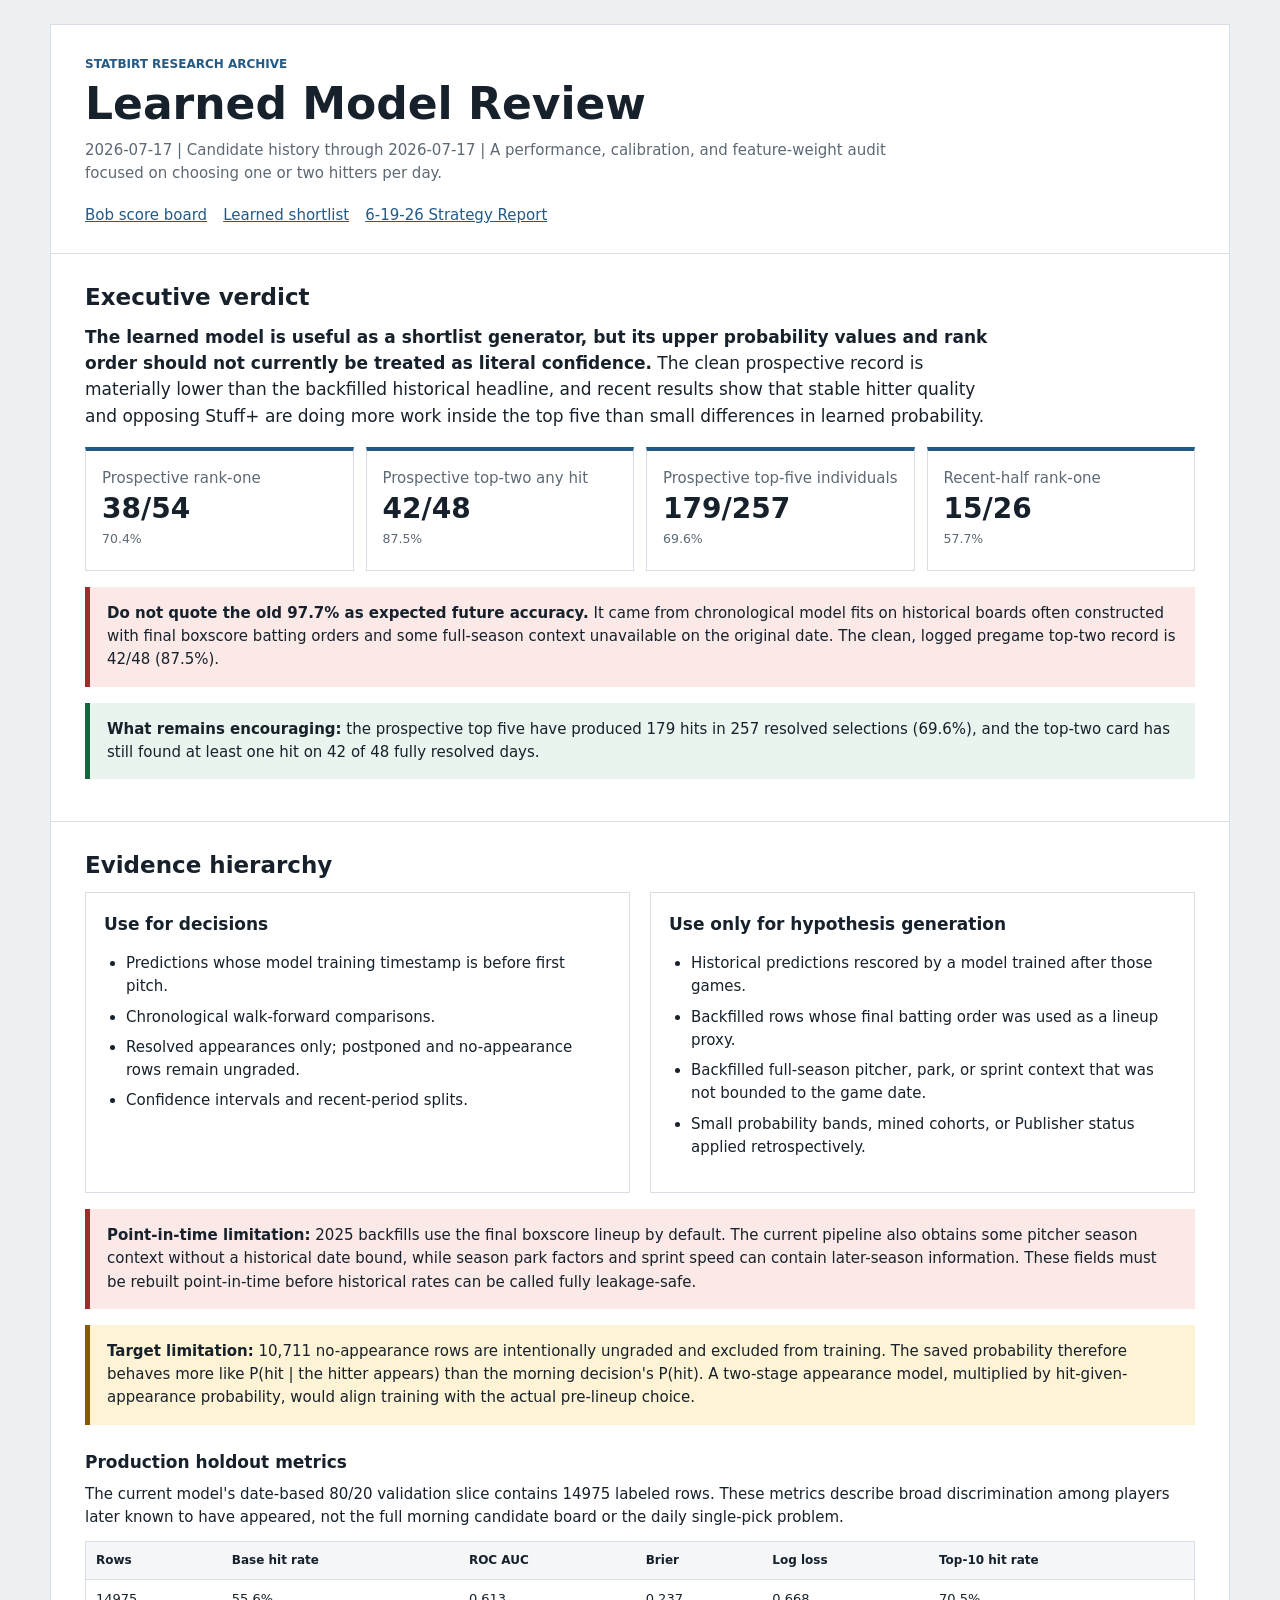
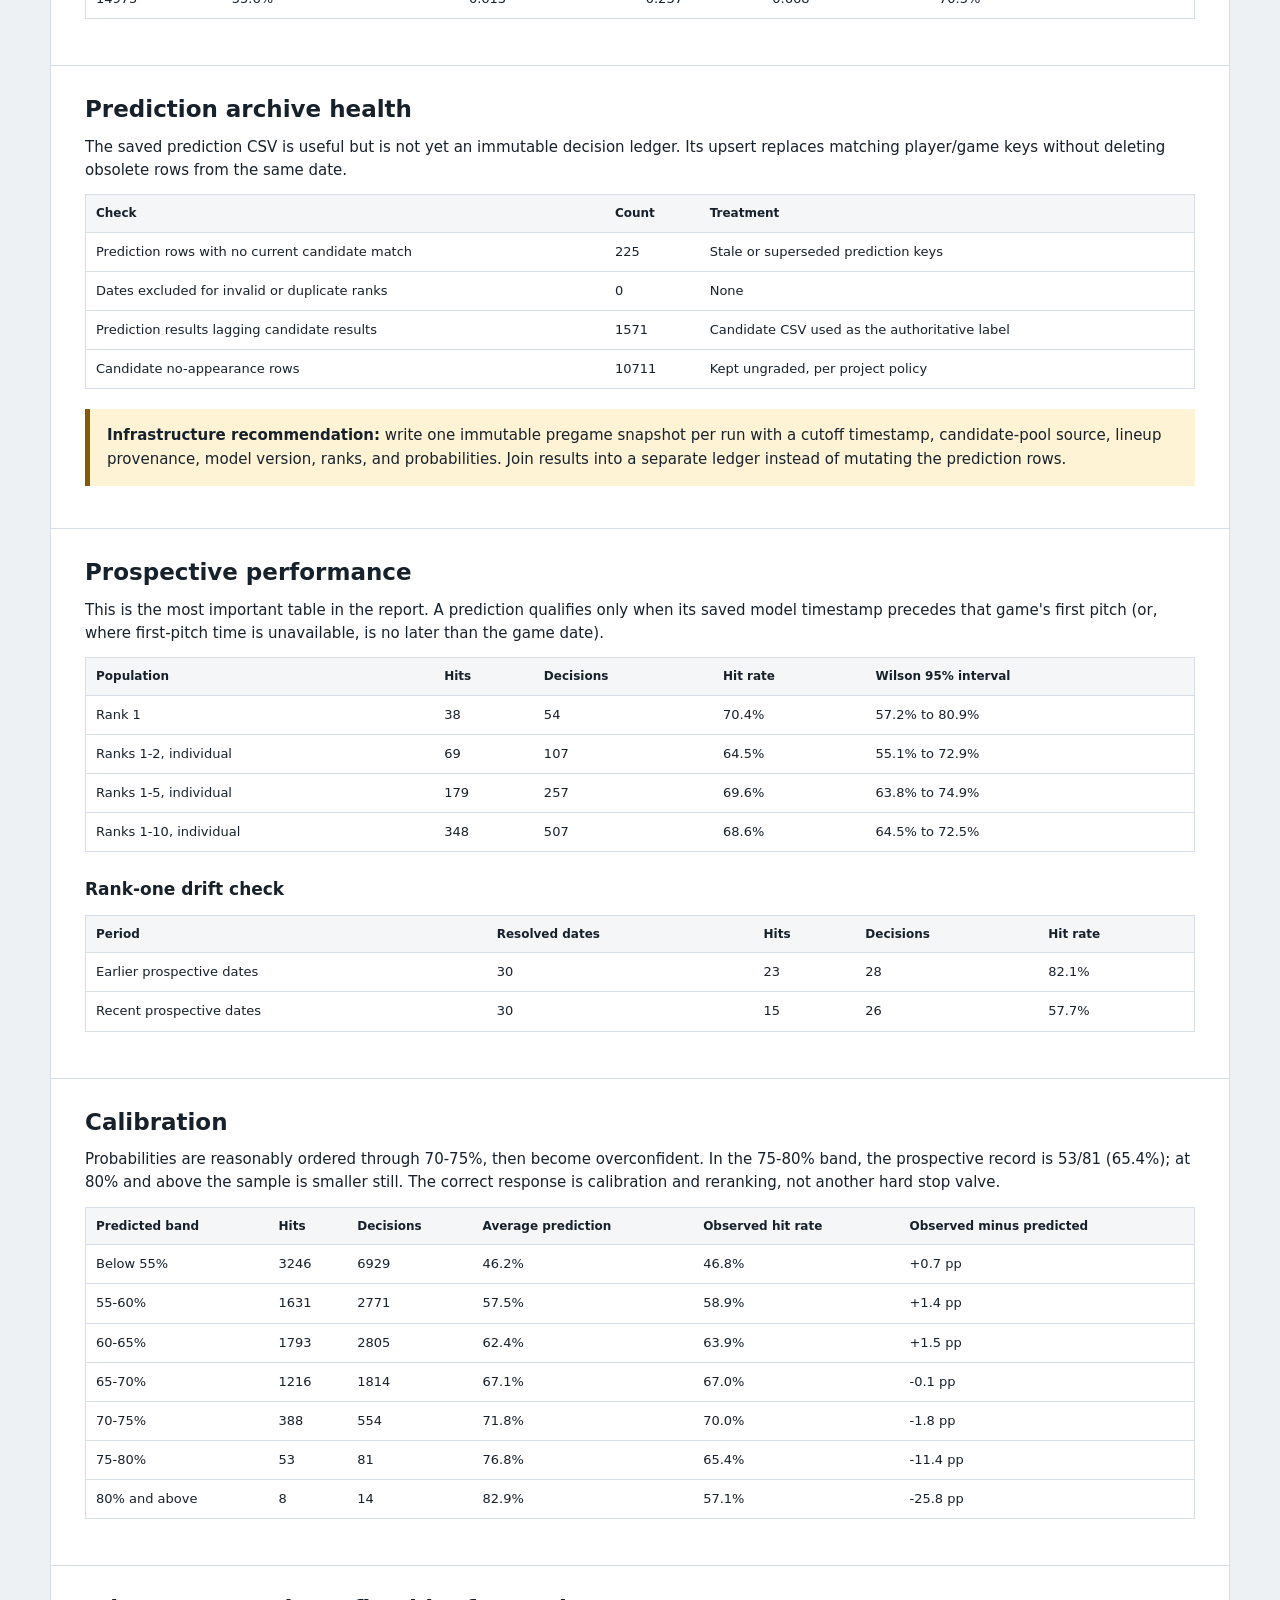
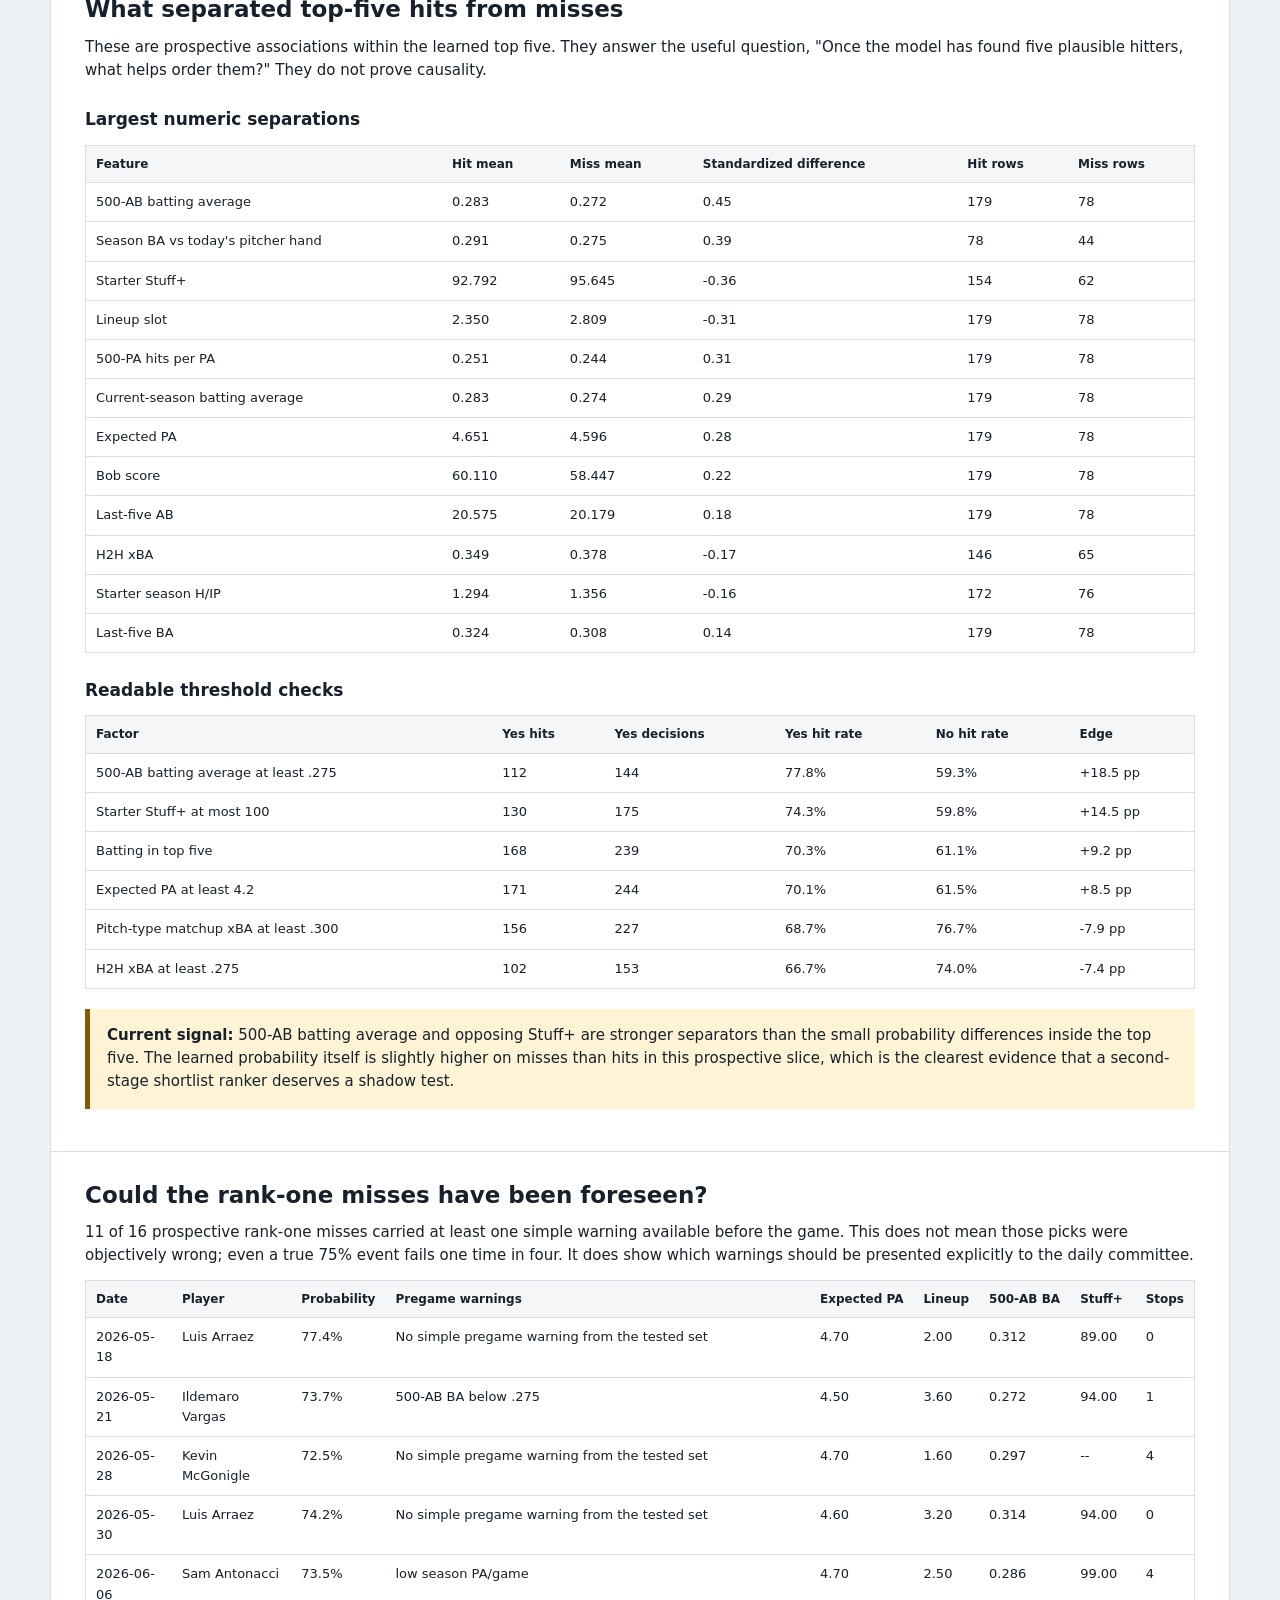
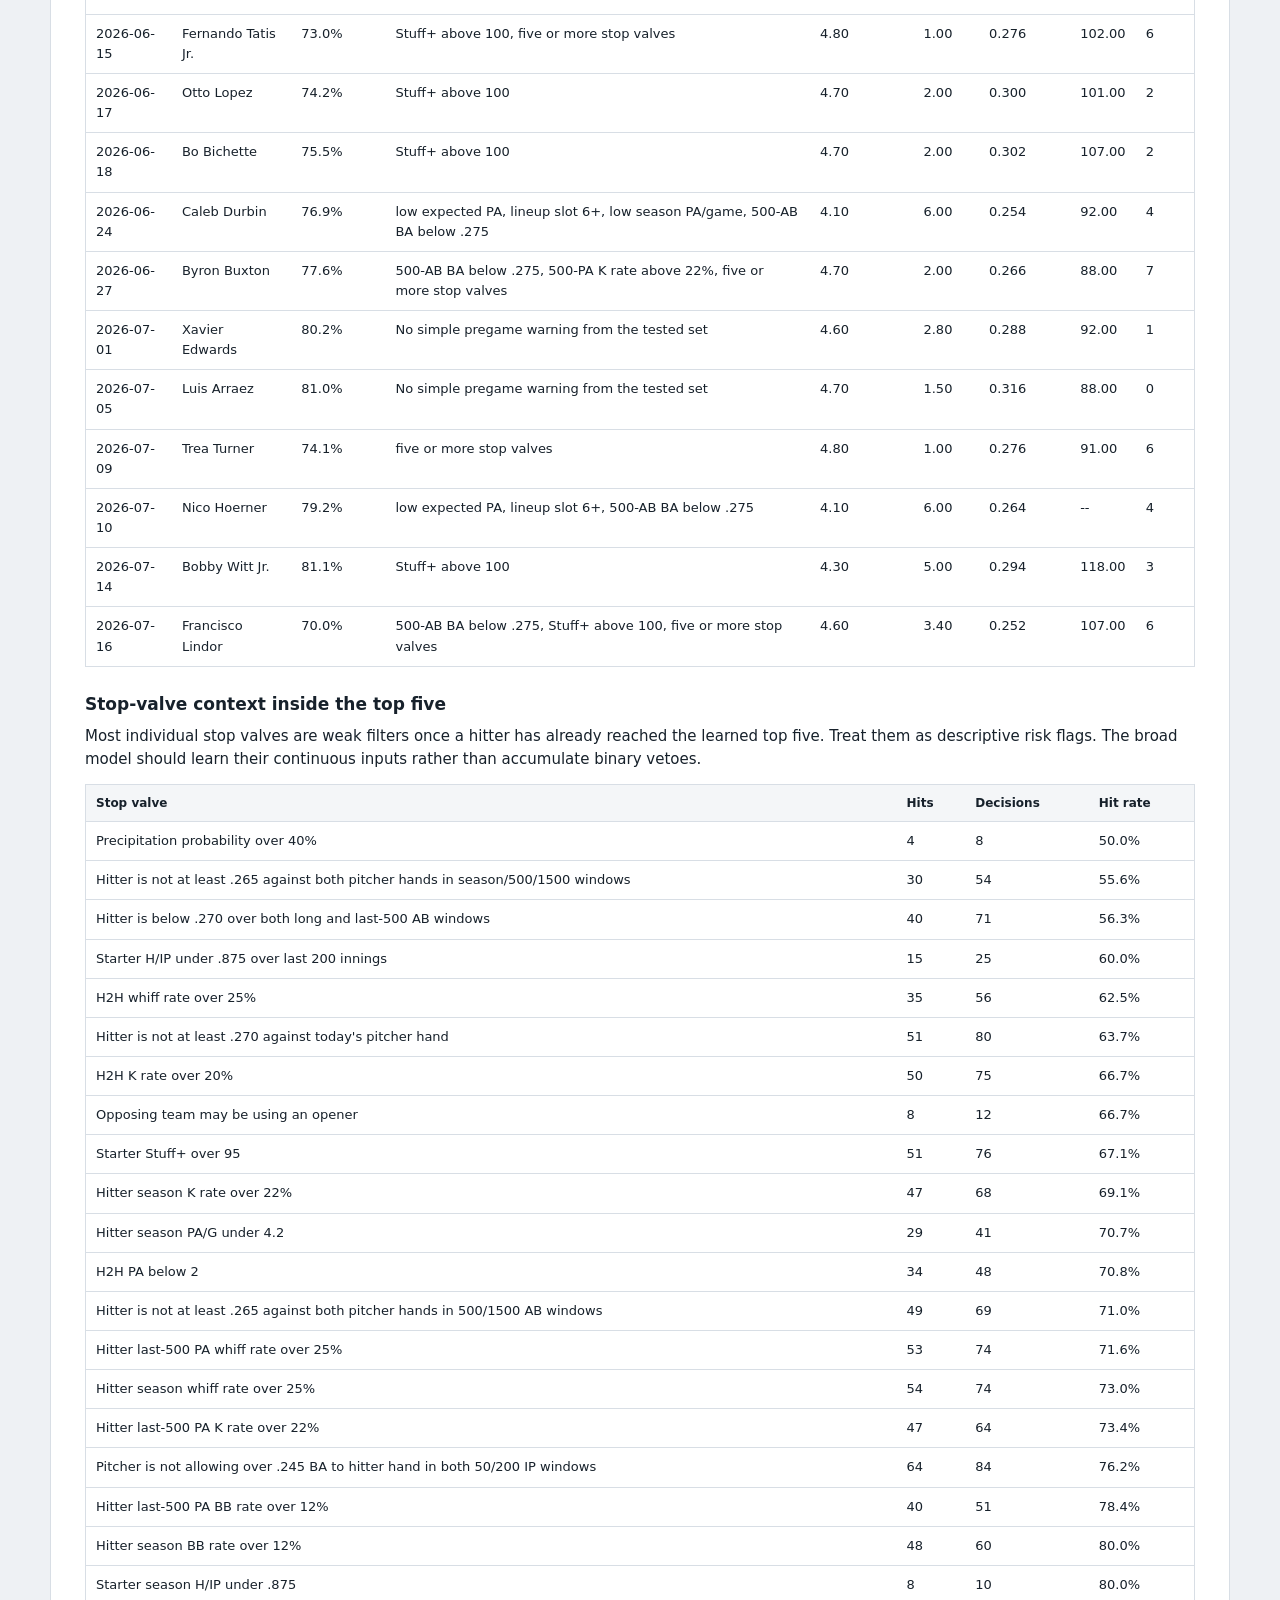
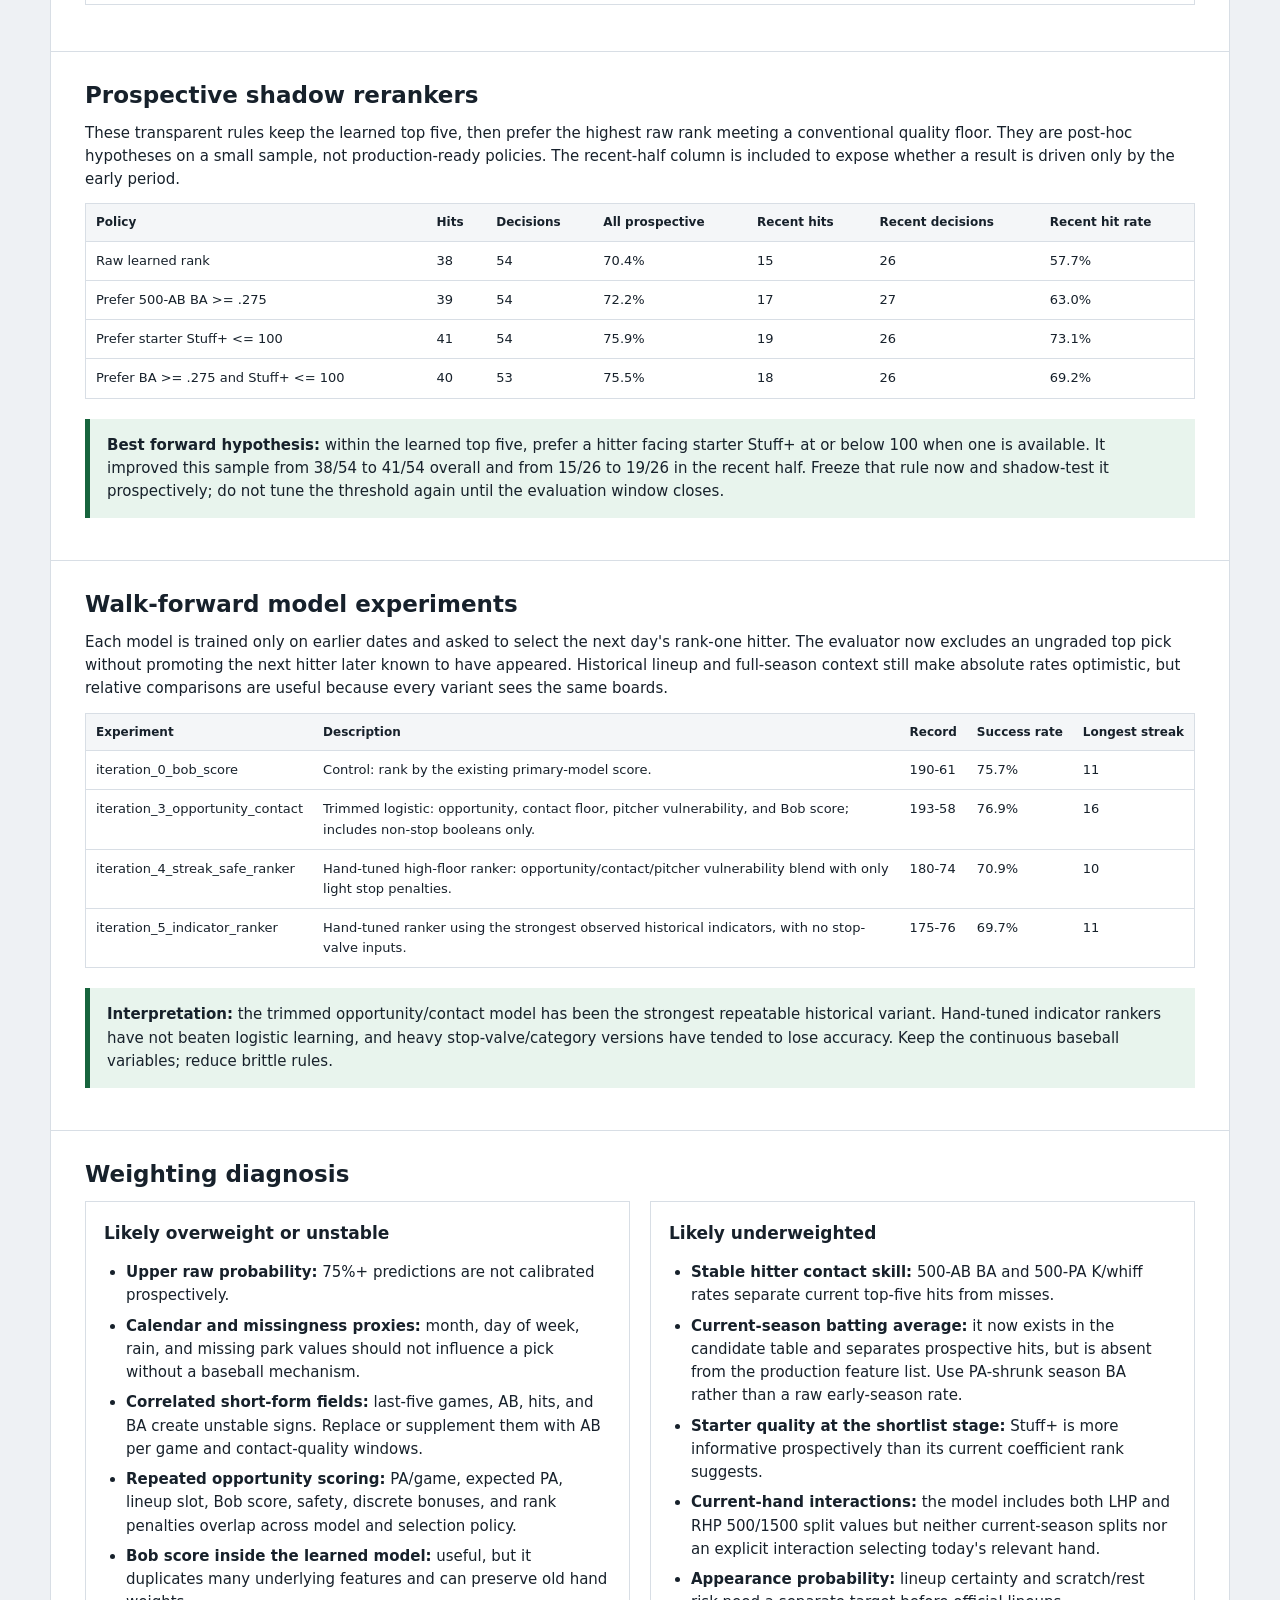
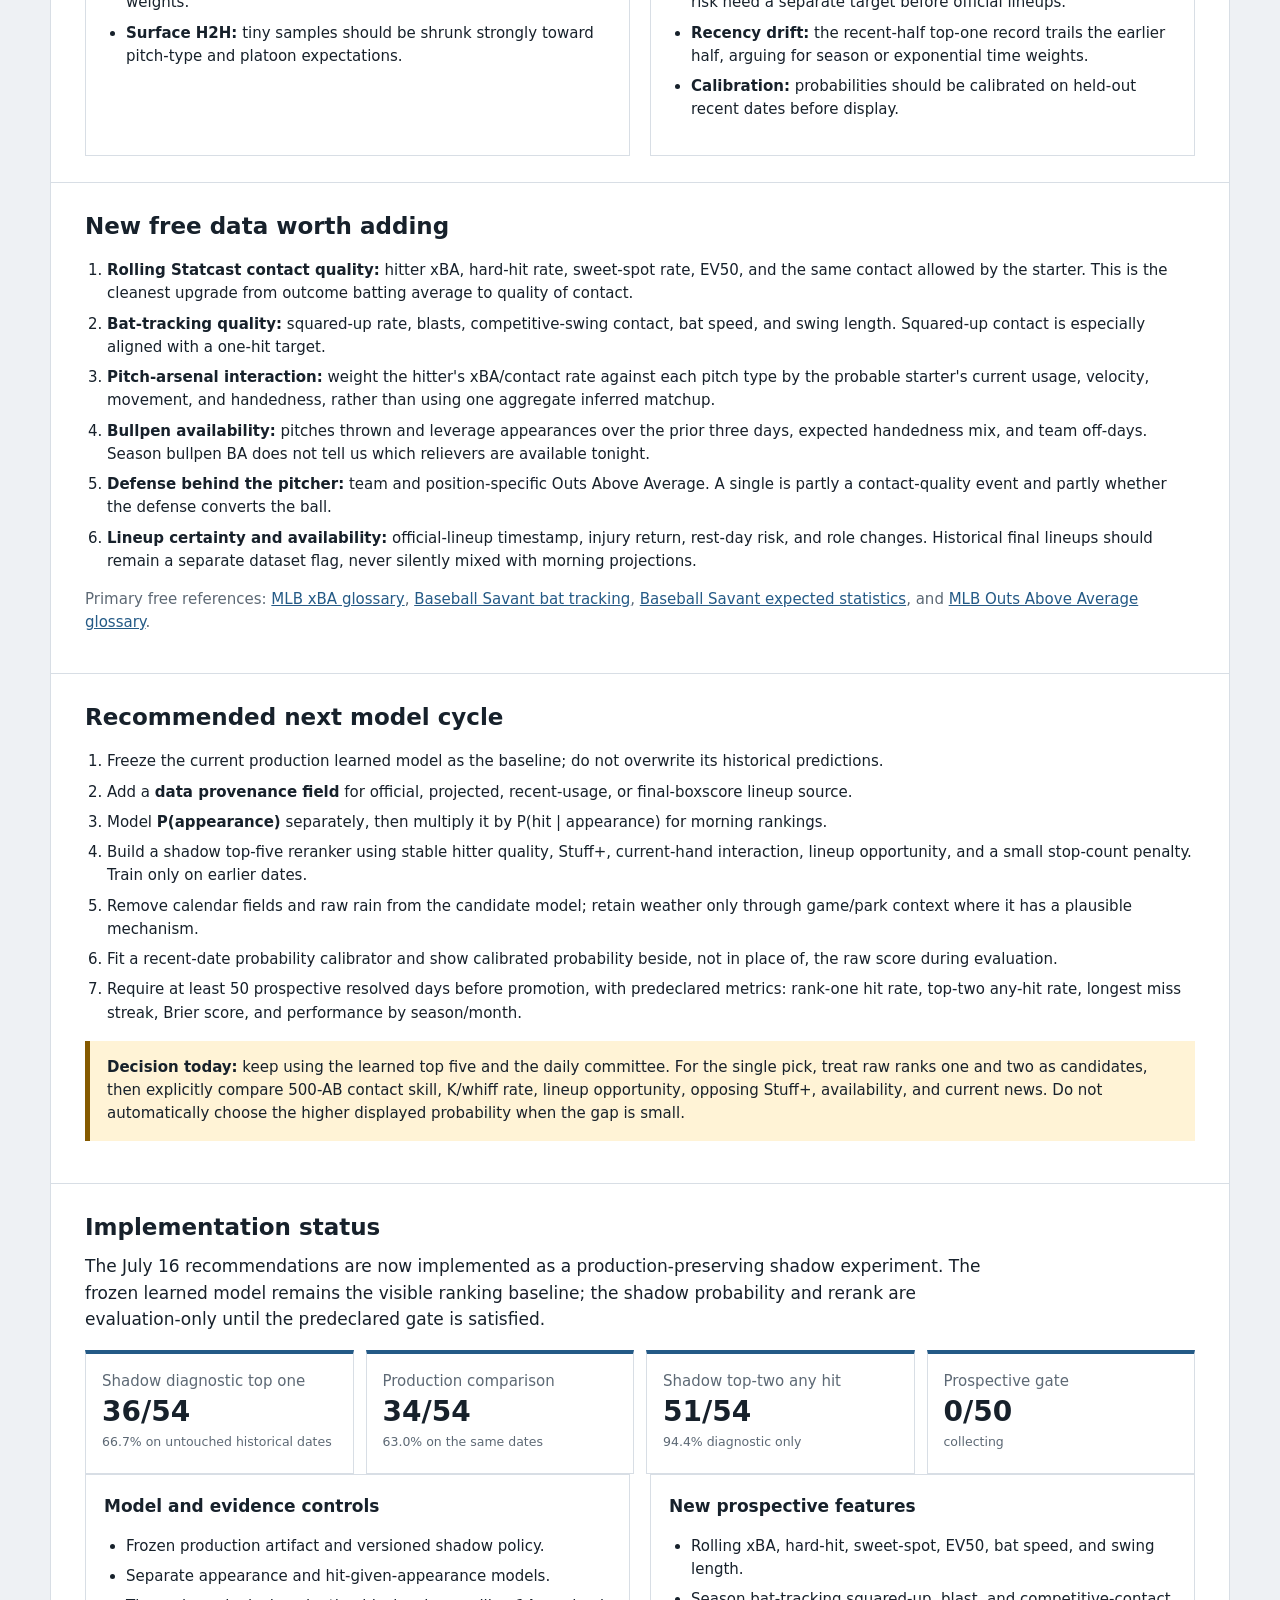
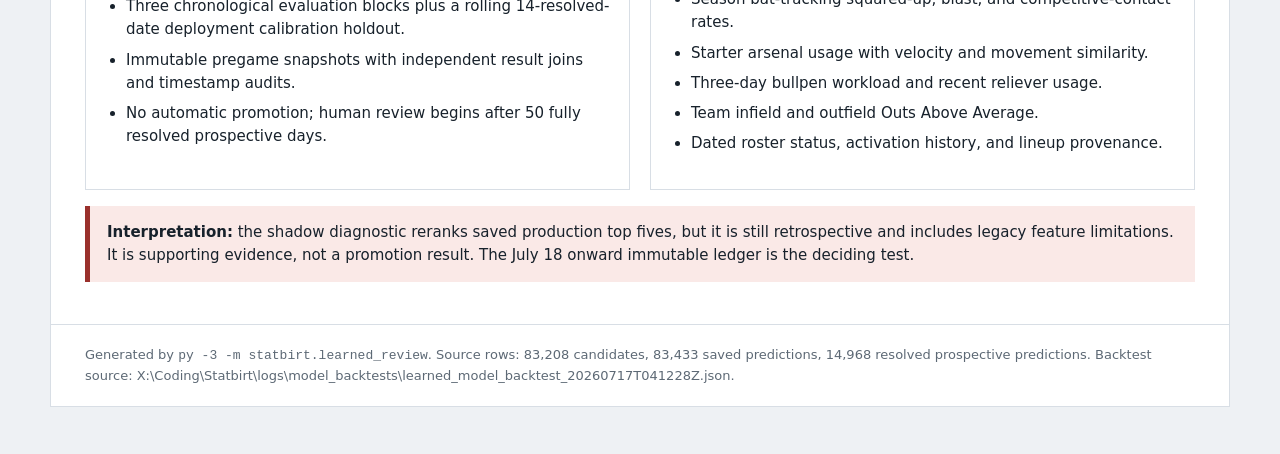
<file: reports/learned_model_review/learned_model_review_20260717T224333Z.html>
<!doctype html>
<html lang="en">
  <head>
    <meta charset="utf-8">
    <meta name="viewport" content="width=device-width, initial-scale=1">
    <title>Statbirt Learned Model Review - 2026-07-17</title>
    <style>
      :root { color-scheme: light; --ink:#17212b; --muted:#5d6975; --line:#d8dee5; --soft:#f4f6f8; --green:#17643d; --green-bg:#e8f4ed; --amber:#855a00; --amber-bg:#fff3d6; --red:#9a302c; --red-bg:#fae9e7; --blue:#245a86; }
      * { box-sizing:border-box; }
      body { margin:0; background:#eef1f4; color:var(--ink); font:15px/1.55 system-ui,-apple-system,"Segoe UI",sans-serif; letter-spacing:0; }
      main { width:min(1180px,calc(100% - 32px)); margin:24px auto 48px; background:white; border:1px solid var(--line); }
      header { padding:30px 34px 26px; border-bottom:1px solid var(--line); }
      .eyebrow { margin:0 0 6px; color:var(--blue); font-size:12px; font-weight:800; text-transform:uppercase; }
      h1 { margin:0; font-size:clamp(28px,4vw,44px); line-height:1.08; }
      header p { max-width:850px; margin:12px 0 0; color:var(--muted); }
      nav { display:flex; flex-wrap:wrap; gap:8px 16px; margin-top:18px; }
      a { color:var(--blue); }
      section { padding:26px 34px; border-bottom:1px solid var(--line); }
      h2 { margin:0 0 8px; font-size:23px; }
      h3 { margin:24px 0 8px; font-size:17px; }
      p { margin:8px 0 12px; }
      .lede { font-size:17px; max-width:920px; }
      .metrics { display:grid; grid-template-columns:repeat(4,minmax(0,1fr)); gap:12px; margin-top:18px; }
      .metric { min-height:124px; padding:16px; border:1px solid var(--line); border-top:4px solid var(--blue); }
      .metric span,.metric small { display:block; color:var(--muted); }
      .metric strong { display:block; margin:4px 0; font-size:28px; line-height:1.1; }
      .callout { margin:16px 0; padding:15px 17px; border-left:5px solid var(--amber); background:var(--amber-bg); }
      .good { border-left-color:var(--green); background:var(--green-bg); }
      .risk { border-left-color:var(--red); background:var(--red-bg); }
      .grid { display:grid; grid-template-columns:1fr 1fr; gap:20px; }
      .panel { padding:18px; border:1px solid var(--line); }
      .panel h3 { margin-top:0; }
      ul,ol { padding-left:22px; }
      li { margin:7px 0; }
      .table-wrap { width:100%; overflow-x:auto; border:1px solid var(--line); margin:12px 0 20px; }
      table { width:100%; min-width:720px; border-collapse:collapse; font-size:13px; }
      th,td { padding:9px 10px; text-align:left; vertical-align:top; border-bottom:1px solid var(--line); }
      th { background:var(--soft); font-size:12px; white-space:nowrap; }
      tr:last-child td { border-bottom:0; }
      .muted,small { color:var(--muted); }
      footer { padding:20px 34px; color:var(--muted); font-size:13px; overflow-wrap:anywhere; word-break:break-word; }
      code { font-family:ui-monospace,SFMono-Regular,Consolas,monospace; }
      @media (max-width:850px) { .metrics,.grid { grid-template-columns:1fr 1fr; } }
      @media (max-width:560px) { main { width:100%; margin:0; border-left:0; border-right:0; } header,section,footer { padding-left:18px; padding-right:18px; } .metrics,.grid { grid-template-columns:1fr; } .metric { min-height:0; } }
    </style>
  </head>
  <body>
    <main>
      <header>
        <p class="eyebrow">Statbirt research archive</p>
        <h1>Learned Model Review</h1>
        <p>2026-07-17 | Candidate history through 2026-07-17 | A performance, calibration, and feature-weight audit focused on choosing one or two hitters per day.</p>
        <nav><a href="../index.html">Bob score board</a><a href="../learned.html">Learned shortlist</a><a href="selection_strategy_report.html">6-19-26 Strategy Report</a></nav>
      </header>

      <section>
        <h2>Executive verdict</h2>
        <p class="lede"><strong>The learned model is useful as a shortlist generator, but its upper probability values and rank order should not currently be treated as literal confidence.</strong> The clean prospective record is materially lower than the backfilled historical headline, and recent results show that stable hitter quality and opposing Stuff+ are doing more work inside the top five than small differences in learned probability.</p>
        <div class="metrics">
          <article class="metric"><span>Prospective rank-one</span><strong>38/54</strong><small>70.4%</small></article>
          <article class="metric"><span>Prospective top-two any hit</span><strong>42/48</strong><small>87.5%</small></article>
          <article class="metric"><span>Prospective top-five individuals</span><strong>179/257</strong><small>69.6%</small></article>
          <article class="metric"><span>Recent-half rank-one</span><strong>15/26</strong><small>57.7%</small></article>
        </div>
        <div class="callout risk"><strong>Do not quote the old 97.7% as expected future accuracy.</strong> It came from chronological model fits on historical boards often constructed with final boxscore batting orders and some full-season context unavailable on the original date. The clean, logged pregame top-two record is 42/48 (87.5%).</div>
        <div class="callout good"><strong>What remains encouraging:</strong> the prospective top five have produced 179 hits in 257 resolved selections (69.6%), and the top-two card has still found at least one hit on 42 of 48 fully resolved days.</div>
      </section>

      <section>
        <h2>Evidence hierarchy</h2>
        <div class="grid">
          <article class="panel"><h3>Use for decisions</h3><ul><li>Predictions whose model training timestamp is before first pitch.</li><li>Chronological walk-forward comparisons.</li><li>Resolved appearances only; postponed and no-appearance rows remain ungraded.</li><li>Confidence intervals and recent-period splits.</li></ul></article>
          <article class="panel"><h3>Use only for hypothesis generation</h3><ul><li>Historical predictions rescored by a model trained after those games.</li><li>Backfilled rows whose final batting order was used as a lineup proxy.</li><li>Backfilled full-season pitcher, park, or sprint context that was not bounded to the game date.</li><li>Small probability bands, mined cohorts, or Publisher status applied retrospectively.</li></ul></article>
        </div>
        <div class="callout risk"><strong>Point-in-time limitation:</strong> 2025 backfills use the final boxscore lineup by default. The current pipeline also obtains some pitcher season context without a historical date bound, while season park factors and sprint speed can contain later-season information. These fields must be rebuilt point-in-time before historical rates can be called fully leakage-safe.</div>
        <div class="callout"><strong>Target limitation:</strong> 10,711 no-appearance rows are intentionally ungraded and excluded from training. The saved probability therefore behaves more like P(hit | the hitter appears) than the morning decision's P(hit). A two-stage appearance model, multiplied by hit-given-appearance probability, would align training with the actual pre-lineup choice.</div>
        <h3>Production holdout metrics</h3>
        <p>The current model's date-based 80/20 validation slice contains 14975 labeled rows. These metrics describe broad discrimination among players later known to have appeared, not the full morning candidate board or the daily single-pick problem.</p>
        <div class="table-wrap"><table><thead><tr><th>Rows</th><th>Base hit rate</th><th>ROC AUC</th><th>Brier</th><th>Log loss</th><th>Top-10 hit rate</th></tr></thead><tbody><tr><td>14975</td><td>55.6%</td><td>0.613</td><td>0.237</td><td>0.668</td><td>70.5%</td></tr></tbody></table></div>
      </section>

      <section>
        <h2>Prediction archive health</h2>
        <p>The saved prediction CSV is useful but is not yet an immutable decision ledger. Its upsert replaces matching player/game keys without deleting obsolete rows from the same date.</p>
        <div class="table-wrap"><table><thead><tr><th>Check</th><th>Count</th><th>Treatment</th></tr></thead><tbody><tr><td>Prediction rows with no current candidate match</td><td>225</td><td>Stale or superseded prediction keys</td></tr><tr><td>Dates excluded for invalid or duplicate ranks</td><td>0</td><td>None</td></tr><tr><td>Prediction results lagging candidate results</td><td>1571</td><td>Candidate CSV used as the authoritative label</td></tr><tr><td>Candidate no-appearance rows</td><td>10711</td><td>Kept ungraded, per project policy</td></tr></tbody></table></div>
        <div class="callout"><strong>Infrastructure recommendation:</strong> write one immutable pregame snapshot per run with a cutoff timestamp, candidate-pool source, lineup provenance, model version, ranks, and probabilities. Join results into a separate ledger instead of mutating the prediction rows.</div>
      </section>

      <section>
        <h2>Prospective performance</h2>
        <p>This is the most important table in the report. A prediction qualifies only when its saved model timestamp precedes that game's first pitch (or, where first-pitch time is unavailable, is no later than the game date).</p>
        <div class="table-wrap"><table><thead><tr><th>Population</th><th>Hits</th><th>Decisions</th><th>Hit rate</th><th>Wilson 95% interval</th></tr></thead><tbody><tr><td>Rank 1</td><td>38</td><td>54</td><td>70.4%</td><td>57.2% to 80.9%</td></tr><tr><td>Ranks 1-2, individual</td><td>69</td><td>107</td><td>64.5%</td><td>55.1% to 72.9%</td></tr><tr><td>Ranks 1-5, individual</td><td>179</td><td>257</td><td>69.6%</td><td>63.8% to 74.9%</td></tr><tr><td>Ranks 1-10, individual</td><td>348</td><td>507</td><td>68.6%</td><td>64.5% to 72.5%</td></tr></tbody></table></div>
        <h3>Rank-one drift check</h3>
        <div class="table-wrap"><table><thead><tr><th>Period</th><th>Resolved dates</th><th>Hits</th><th>Decisions</th><th>Hit rate</th></tr></thead><tbody><tr><td>Earlier prospective dates</td><td>30</td><td>23</td><td>28</td><td>82.1%</td></tr><tr><td>Recent prospective dates</td><td>30</td><td>15</td><td>26</td><td>57.7%</td></tr></tbody></table></div>
      </section>

      <section>
        <h2>Calibration</h2>
        <p>Probabilities are reasonably ordered through 70-75%, then become overconfident. In the 75-80% band, the prospective record is 53/81 (65.4%); at 80% and above the sample is smaller still. The correct response is calibration and reranking, not another hard stop valve.</p>
        <div class="table-wrap"><table><thead><tr><th>Predicted band</th><th>Hits</th><th>Decisions</th><th>Average prediction</th><th>Observed hit rate</th><th>Observed minus predicted</th></tr></thead><tbody><tr><td>Below 55%</td><td>3246</td><td>6929</td><td>46.2%</td><td>46.8%</td><td>+0.7 pp</td></tr><tr><td>55-60%</td><td>1631</td><td>2771</td><td>57.5%</td><td>58.9%</td><td>+1.4 pp</td></tr><tr><td>60-65%</td><td>1793</td><td>2805</td><td>62.4%</td><td>63.9%</td><td>+1.5 pp</td></tr><tr><td>65-70%</td><td>1216</td><td>1814</td><td>67.1%</td><td>67.0%</td><td>-0.1 pp</td></tr><tr><td>70-75%</td><td>388</td><td>554</td><td>71.8%</td><td>70.0%</td><td>-1.8 pp</td></tr><tr><td>75-80%</td><td>53</td><td>81</td><td>76.8%</td><td>65.4%</td><td>-11.4 pp</td></tr><tr><td>80% and above</td><td>8</td><td>14</td><td>82.9%</td><td>57.1%</td><td>-25.8 pp</td></tr></tbody></table></div>
      </section>

      <section>
        <h2>What separated top-five hits from misses</h2>
        <p>These are prospective associations within the learned top five. They answer the useful question, "Once the model has found five plausible hitters, what helps order them?" They do not prove causality.</p>
        <h3>Largest numeric separations</h3>
        <div class="table-wrap"><table><thead><tr><th>Feature</th><th>Hit mean</th><th>Miss mean</th><th>Standardized difference</th><th>Hit rows</th><th>Miss rows</th></tr></thead><tbody><tr><td>500-AB batting average</td><td>0.283</td><td>0.272</td><td>0.45</td><td>179</td><td>78</td></tr><tr><td>Season BA vs today&#x27;s pitcher hand</td><td>0.291</td><td>0.275</td><td>0.39</td><td>78</td><td>44</td></tr><tr><td>Starter Stuff+</td><td>92.792</td><td>95.645</td><td>-0.36</td><td>154</td><td>62</td></tr><tr><td>Lineup slot</td><td>2.350</td><td>2.809</td><td>-0.31</td><td>179</td><td>78</td></tr><tr><td>500-PA hits per PA</td><td>0.251</td><td>0.244</td><td>0.31</td><td>179</td><td>78</td></tr><tr><td>Current-season batting average</td><td>0.283</td><td>0.274</td><td>0.29</td><td>179</td><td>78</td></tr><tr><td>Expected PA</td><td>4.651</td><td>4.596</td><td>0.28</td><td>179</td><td>78</td></tr><tr><td>Bob score</td><td>60.110</td><td>58.447</td><td>0.22</td><td>179</td><td>78</td></tr><tr><td>Last-five AB</td><td>20.575</td><td>20.179</td><td>0.18</td><td>179</td><td>78</td></tr><tr><td>H2H xBA</td><td>0.349</td><td>0.378</td><td>-0.17</td><td>146</td><td>65</td></tr><tr><td>Starter season H/IP</td><td>1.294</td><td>1.356</td><td>-0.16</td><td>172</td><td>76</td></tr><tr><td>Last-five BA</td><td>0.324</td><td>0.308</td><td>0.14</td><td>179</td><td>78</td></tr></tbody></table></div>
        <h3>Readable threshold checks</h3>
        <div class="table-wrap"><table><thead><tr><th>Factor</th><th>Yes hits</th><th>Yes decisions</th><th>Yes hit rate</th><th>No hit rate</th><th>Edge</th></tr></thead><tbody><tr><td>500-AB batting average at least .275</td><td>112</td><td>144</td><td>77.8%</td><td>59.3%</td><td>+18.5 pp</td></tr><tr><td>Starter Stuff+ at most 100</td><td>130</td><td>175</td><td>74.3%</td><td>59.8%</td><td>+14.5 pp</td></tr><tr><td>Batting in top five</td><td>168</td><td>239</td><td>70.3%</td><td>61.1%</td><td>+9.2 pp</td></tr><tr><td>Expected PA at least 4.2</td><td>171</td><td>244</td><td>70.1%</td><td>61.5%</td><td>+8.5 pp</td></tr><tr><td>Pitch-type matchup xBA at least .300</td><td>156</td><td>227</td><td>68.7%</td><td>76.7%</td><td>-7.9 pp</td></tr><tr><td>H2H xBA at least .275</td><td>102</td><td>153</td><td>66.7%</td><td>74.0%</td><td>-7.4 pp</td></tr></tbody></table></div>
        <div class="callout"><strong>Current signal:</strong> 500-AB batting average and opposing Stuff+ are stronger separators than the small probability differences inside the top five. The learned probability itself is slightly higher on misses than hits in this prospective slice, which is the clearest evidence that a second-stage shortlist ranker deserves a shadow test.</div>
      </section>

      <section>
        <h2>Could the rank-one misses have been foreseen?</h2>
        <p>11 of 16 prospective rank-one misses carried at least one simple warning available before the game. This does not mean those picks were objectively wrong; even a true 75% event fails one time in four. It does show which warnings should be presented explicitly to the daily committee.</p>
        <div class="table-wrap"><table><thead><tr><th>Date</th><th>Player</th><th>Probability</th><th>Pregame warnings</th><th>Expected PA</th><th>Lineup</th><th>500-AB BA</th><th>Stuff+</th><th>Stops</th></tr></thead><tbody><tr><td>2026-05-18</td><td>Luis Arraez</td><td>77.4%</td><td>No simple pregame warning from the tested set</td><td>4.70</td><td>2.00</td><td>0.312</td><td>89.00</td><td>0</td></tr><tr><td>2026-05-21</td><td>Ildemaro Vargas</td><td>73.7%</td><td>500-AB BA below .275</td><td>4.50</td><td>3.60</td><td>0.272</td><td>94.00</td><td>1</td></tr><tr><td>2026-05-28</td><td>Kevin McGonigle</td><td>72.5%</td><td>No simple pregame warning from the tested set</td><td>4.70</td><td>1.60</td><td>0.297</td><td>--</td><td>4</td></tr><tr><td>2026-05-30</td><td>Luis Arraez</td><td>74.2%</td><td>No simple pregame warning from the tested set</td><td>4.60</td><td>3.20</td><td>0.314</td><td>94.00</td><td>0</td></tr><tr><td>2026-06-06</td><td>Sam Antonacci</td><td>73.5%</td><td>low season PA/game</td><td>4.70</td><td>2.50</td><td>0.286</td><td>99.00</td><td>4</td></tr><tr><td>2026-06-15</td><td>Fernando Tatis Jr.</td><td>73.0%</td><td>Stuff+ above 100, five or more stop valves</td><td>4.80</td><td>1.00</td><td>0.276</td><td>102.00</td><td>6</td></tr><tr><td>2026-06-17</td><td>Otto Lopez</td><td>74.2%</td><td>Stuff+ above 100</td><td>4.70</td><td>2.00</td><td>0.300</td><td>101.00</td><td>2</td></tr><tr><td>2026-06-18</td><td>Bo Bichette</td><td>75.5%</td><td>Stuff+ above 100</td><td>4.70</td><td>2.00</td><td>0.302</td><td>107.00</td><td>2</td></tr><tr><td>2026-06-24</td><td>Caleb Durbin</td><td>76.9%</td><td>low expected PA, lineup slot 6+, low season PA/game, 500-AB BA below .275</td><td>4.10</td><td>6.00</td><td>0.254</td><td>92.00</td><td>4</td></tr><tr><td>2026-06-27</td><td>Byron Buxton</td><td>77.6%</td><td>500-AB BA below .275, 500-PA K rate above 22%, five or more stop valves</td><td>4.70</td><td>2.00</td><td>0.266</td><td>88.00</td><td>7</td></tr><tr><td>2026-07-01</td><td>Xavier Edwards</td><td>80.2%</td><td>No simple pregame warning from the tested set</td><td>4.60</td><td>2.80</td><td>0.288</td><td>92.00</td><td>1</td></tr><tr><td>2026-07-05</td><td>Luis Arraez</td><td>81.0%</td><td>No simple pregame warning from the tested set</td><td>4.70</td><td>1.50</td><td>0.316</td><td>88.00</td><td>0</td></tr><tr><td>2026-07-09</td><td>Trea Turner</td><td>74.1%</td><td>five or more stop valves</td><td>4.80</td><td>1.00</td><td>0.276</td><td>91.00</td><td>6</td></tr><tr><td>2026-07-10</td><td>Nico Hoerner</td><td>79.2%</td><td>low expected PA, lineup slot 6+, 500-AB BA below .275</td><td>4.10</td><td>6.00</td><td>0.264</td><td>--</td><td>4</td></tr><tr><td>2026-07-14</td><td>Bobby Witt Jr.</td><td>81.1%</td><td>Stuff+ above 100</td><td>4.30</td><td>5.00</td><td>0.294</td><td>118.00</td><td>3</td></tr><tr><td>2026-07-16</td><td>Francisco Lindor</td><td>70.0%</td><td>500-AB BA below .275, Stuff+ above 100, five or more stop valves</td><td>4.60</td><td>3.40</td><td>0.252</td><td>107.00</td><td>6</td></tr></tbody></table></div>
        <h3>Stop-valve context inside the top five</h3>
        <p>Most individual stop valves are weak filters once a hitter has already reached the learned top five. Treat them as descriptive risk flags. The broad model should learn their continuous inputs rather than accumulate binary vetoes.</p>
        <div class="table-wrap"><table><thead><tr><th>Stop valve</th><th>Hits</th><th>Decisions</th><th>Hit rate</th></tr></thead><tbody><tr><td>Precipitation probability over 40%</td><td>4</td><td>8</td><td>50.0%</td></tr><tr><td>Hitter is not at least .265 against both pitcher hands in season/500/1500 windows</td><td>30</td><td>54</td><td>55.6%</td></tr><tr><td>Hitter is below .270 over both long and last-500 AB windows</td><td>40</td><td>71</td><td>56.3%</td></tr><tr><td>Starter H/IP under .875 over last 200 innings</td><td>15</td><td>25</td><td>60.0%</td></tr><tr><td>H2H whiff rate over 25%</td><td>35</td><td>56</td><td>62.5%</td></tr><tr><td>Hitter is not at least .270 against today&#x27;s pitcher hand</td><td>51</td><td>80</td><td>63.7%</td></tr><tr><td>H2H K rate over 20%</td><td>50</td><td>75</td><td>66.7%</td></tr><tr><td>Opposing team may be using an opener</td><td>8</td><td>12</td><td>66.7%</td></tr><tr><td>Starter Stuff+ over 95</td><td>51</td><td>76</td><td>67.1%</td></tr><tr><td>Hitter season K rate over 22%</td><td>47</td><td>68</td><td>69.1%</td></tr><tr><td>Hitter season PA/G under 4.2</td><td>29</td><td>41</td><td>70.7%</td></tr><tr><td>H2H PA below 2</td><td>34</td><td>48</td><td>70.8%</td></tr><tr><td>Hitter is not at least .265 against both pitcher hands in 500/1500 AB windows</td><td>49</td><td>69</td><td>71.0%</td></tr><tr><td>Hitter last-500 PA whiff rate over 25%</td><td>53</td><td>74</td><td>71.6%</td></tr><tr><td>Hitter season whiff rate over 25%</td><td>54</td><td>74</td><td>73.0%</td></tr><tr><td>Hitter last-500 PA K rate over 22%</td><td>47</td><td>64</td><td>73.4%</td></tr><tr><td>Pitcher is not allowing over .245 BA to hitter hand in both 50/200 IP windows</td><td>64</td><td>84</td><td>76.2%</td></tr><tr><td>Hitter last-500 PA BB rate over 12%</td><td>40</td><td>51</td><td>78.4%</td></tr><tr><td>Hitter season BB rate over 12%</td><td>48</td><td>60</td><td>80.0%</td></tr><tr><td>Starter season H/IP under .875</td><td>8</td><td>10</td><td>80.0%</td></tr></tbody></table></div>
      </section>

      <section>
        <h2>Prospective shadow rerankers</h2>
        <p>These transparent rules keep the learned top five, then prefer the highest raw rank meeting a conventional quality floor. They are post-hoc hypotheses on a small sample, not production-ready policies. The recent-half column is included to expose whether a result is driven only by the early period.</p>
        <div class="table-wrap"><table><thead><tr><th>Policy</th><th>Hits</th><th>Decisions</th><th>All prospective</th><th>Recent hits</th><th>Recent decisions</th><th>Recent hit rate</th></tr></thead><tbody><tr><td>Raw learned rank</td><td>38</td><td>54</td><td>70.4%</td><td>15</td><td>26</td><td>57.7%</td></tr><tr><td>Prefer 500-AB BA &gt;= .275</td><td>39</td><td>54</td><td>72.2%</td><td>17</td><td>27</td><td>63.0%</td></tr><tr><td>Prefer starter Stuff+ &lt;= 100</td><td>41</td><td>54</td><td>75.9%</td><td>19</td><td>26</td><td>73.1%</td></tr><tr><td>Prefer BA &gt;= .275 and Stuff+ &lt;= 100</td><td>40</td><td>53</td><td>75.5%</td><td>18</td><td>26</td><td>69.2%</td></tr></tbody></table></div>
        <div class="callout good"><strong>Best forward hypothesis:</strong> within the learned top five, prefer a hitter facing starter Stuff+ at or below 100 when one is available. It improved this sample from 38/54 to 41/54 overall and from 15/26 to 19/26 in the recent half. Freeze that rule now and shadow-test it prospectively; do not tune the threshold again until the evaluation window closes.</div>
      </section>

      <section>
        <h2>Walk-forward model experiments</h2>
        <p>Each model is trained only on earlier dates and asked to select the next day's rank-one hitter. The evaluator now excludes an ungraded top pick without promoting the next hitter later known to have appeared. Historical lineup and full-season context still make absolute rates optimistic, but relative comparisons are useful because every variant sees the same boards.</p>
        <div class="table-wrap"><table><thead><tr><th>Experiment</th><th>Description</th><th>Record</th><th>Success rate</th><th>Longest streak</th></tr></thead><tbody><tr><td>iteration_0_bob_score</td><td>Control: rank by the existing primary-model score.</td><td>190-61</td><td>75.7%</td><td>11</td></tr><tr><td>iteration_3_opportunity_contact</td><td>Trimmed logistic: opportunity, contact floor, pitcher vulnerability, and Bob score; includes non-stop booleans only.</td><td>193-58</td><td>76.9%</td><td>16</td></tr><tr><td>iteration_4_streak_safe_ranker</td><td>Hand-tuned high-floor ranker: opportunity/contact/pitcher vulnerability blend with only light stop penalties.</td><td>180-74</td><td>70.9%</td><td>10</td></tr><tr><td>iteration_5_indicator_ranker</td><td>Hand-tuned ranker using the strongest observed historical indicators, with no stop-valve inputs.</td><td>175-76</td><td>69.7%</td><td>11</td></tr></tbody></table></div>
        <div class="callout good"><strong>Interpretation:</strong> the trimmed opportunity/contact model has been the strongest repeatable historical variant. Hand-tuned indicator rankers have not beaten logistic learning, and heavy stop-valve/category versions have tended to lose accuracy. Keep the continuous baseball variables; reduce brittle rules.</div>
      </section>

      <section>
        <h2>Weighting diagnosis</h2>
        <div class="grid">
          <article class="panel"><h3>Likely overweight or unstable</h3><ul><li><strong>Upper raw probability:</strong> 75%+ predictions are not calibrated prospectively.</li><li><strong>Calendar and missingness proxies:</strong> month, day of week, rain, and missing park values should not influence a pick without a baseball mechanism.</li><li><strong>Correlated short-form fields:</strong> last-five games, AB, hits, and BA create unstable signs. Replace or supplement them with AB per game and contact-quality windows.</li><li><strong>Repeated opportunity scoring:</strong> PA/game, expected PA, lineup slot, Bob score, safety, discrete bonuses, and rank penalties overlap across model and selection policy.</li><li><strong>Bob score inside the learned model:</strong> useful, but it duplicates many underlying features and can preserve old hand weights.</li><li><strong>Surface H2H:</strong> tiny samples should be shrunk strongly toward pitch-type and platoon expectations.</li></ul></article>
          <article class="panel"><h3>Likely underweighted</h3><ul><li><strong>Stable hitter contact skill:</strong> 500-AB BA and 500-PA K/whiff rates separate current top-five hits from misses.</li><li><strong>Current-season batting average:</strong> it now exists in the candidate table and separates prospective hits, but is absent from the production feature list. Use PA-shrunk season BA rather than a raw early-season rate.</li><li><strong>Starter quality at the shortlist stage:</strong> Stuff+ is more informative prospectively than its current coefficient rank suggests.</li><li><strong>Current-hand interactions:</strong> the model includes both LHP and RHP 500/1500 split values but neither current-season splits nor an explicit interaction selecting today's relevant hand.</li><li><strong>Appearance probability:</strong> lineup certainty and scratch/rest risk need a separate target before official lineups.</li><li><strong>Recency drift:</strong> the recent-half top-one record trails the earlier half, arguing for season or exponential time weights.</li><li><strong>Calibration:</strong> probabilities should be calibrated on held-out recent dates before display.</li></ul></article>
        </div>
      </section>

      <section>
        <h2>New free data worth adding</h2>
        <ol>
          <li><strong>Rolling Statcast contact quality:</strong> hitter xBA, hard-hit rate, sweet-spot rate, EV50, and the same contact allowed by the starter. This is the cleanest upgrade from outcome batting average to quality of contact.</li>
          <li><strong>Bat-tracking quality:</strong> squared-up rate, blasts, competitive-swing contact, bat speed, and swing length. Squared-up contact is especially aligned with a one-hit target.</li>
          <li><strong>Pitch-arsenal interaction:</strong> weight the hitter's xBA/contact rate against each pitch type by the probable starter's current usage, velocity, movement, and handedness, rather than using one aggregate inferred matchup.</li>
          <li><strong>Bullpen availability:</strong> pitches thrown and leverage appearances over the prior three days, expected handedness mix, and team off-days. Season bullpen BA does not tell us which relievers are available tonight.</li>
          <li><strong>Defense behind the pitcher:</strong> team and position-specific Outs Above Average. A single is partly a contact-quality event and partly whether the defense converts the ball.</li>
          <li><strong>Lineup certainty and availability:</strong> official-lineup timestamp, injury return, rest-day risk, and role changes. Historical final lineups should remain a separate dataset flag, never silently mixed with morning projections.</li>
        </ol>
        <p class="muted">Primary free references: <a href="https://www.mlb.com/glossary/statcast/expected-batting-average">MLB xBA glossary</a>, <a href="https://baseballsavant.mlb.com/leaderboard/bat-tracking">Baseball Savant bat tracking</a>, <a href="https://baseballsavant.mlb.com/expected_statistics">Baseball Savant expected statistics</a>, and <a href="https://www.mlb.com/glossary/statcast/outs-above-average">MLB Outs Above Average glossary</a>.</p>
      </section>

      <section>
        <h2>Recommended next model cycle</h2>
        <ol>
          <li>Freeze the current production learned model as the baseline; do not overwrite its historical predictions.</li>
          <li>Add a <strong>data provenance field</strong> for official, projected, recent-usage, or final-boxscore lineup source.</li>
          <li>Model <strong>P(appearance)</strong> separately, then multiply it by P(hit | appearance) for morning rankings.</li>
          <li>Build a shadow top-five reranker using stable hitter quality, Stuff+, current-hand interaction, lineup opportunity, and a small stop-count penalty. Train only on earlier dates.</li>
          <li>Remove calendar fields and raw rain from the candidate model; retain weather only through game/park context where it has a plausible mechanism.</li>
          <li>Fit a recent-date probability calibrator and show calibrated probability beside, not in place of, the raw score during evaluation.</li>
          <li>Require at least 50 prospective resolved days before promotion, with predeclared metrics: rank-one hit rate, top-two any-hit rate, longest miss streak, Brier score, and performance by season/month.</li>
        </ol>
        <div class="callout"><strong>Decision today:</strong> keep using the learned top five and the daily committee. For the single pick, treat raw ranks one and two as candidates, then explicitly compare 500-AB contact skill, K/whiff rate, lineup opportunity, opposing Stuff+, availability, and current news. Do not automatically choose the higher displayed probability when the gap is small.</div>
      </section>

      <section>
        <h2>Implementation status</h2>
        <p class="lede">The July 16 recommendations are now implemented as a production-preserving shadow experiment. The frozen learned model remains the visible ranking baseline; the shadow probability and rerank are evaluation-only until the predeclared gate is satisfied.</p>
        <div class="metrics">
          <div class="metric"><span>Shadow diagnostic top one</span><strong>36/54</strong><small>66.7% on untouched historical dates</small></div>
          <div class="metric"><span>Production comparison</span><strong>34/54</strong><small>63.0% on the same dates</small></div>
          <div class="metric"><span>Shadow top-two any hit</span><strong>51/54</strong><small>94.4% diagnostic only</small></div>
          <div class="metric"><span>Prospective gate</span><strong>0/50</strong><small>collecting</small></div>
        </div>
        <div class="grid">
          <article class="panel"><h3>Model and evidence controls</h3><ul><li>Frozen production artifact and versioned shadow policy.</li><li>Separate appearance and hit-given-appearance models.</li><li>Three chronological evaluation blocks plus a rolling 14-resolved-date deployment calibration holdout.</li><li>Immutable pregame snapshots with independent result joins and timestamp audits.</li><li>No automatic promotion; human review begins after 50 fully resolved prospective days.</li></ul></article>
          <article class="panel"><h3>New prospective features</h3><ul><li>Rolling xBA, hard-hit, sweet-spot, EV50, bat speed, and swing length.</li><li>Season bat-tracking squared-up, blast, and competitive-contact rates.</li><li>Starter arsenal usage with velocity and movement similarity.</li><li>Three-day bullpen workload and recent reliever usage.</li><li>Team infield and outfield Outs Above Average.</li><li>Dated roster status, activation history, and lineup provenance.</li></ul></article>
        </div>
        <div class="callout risk"><strong>Interpretation:</strong> the shadow diagnostic reranks saved production top fives, but it is still retrospective and includes legacy feature limitations. It is supporting evidence, not a promotion result. The July 18 onward immutable ledger is the deciding test.</div>
      </section>

      <footer>Generated by <code>py -3 -m statbirt.learned_review</code>. Source rows: 83,208 candidates, 83,433 saved predictions, 14,968 resolved prospective predictions. Backtest source: X:\Coding\Statbirt\logs\model_backtests\learned_model_backtest_20260717T041228Z.json.</footer>
    </main>
  </body>
</html>
</file>
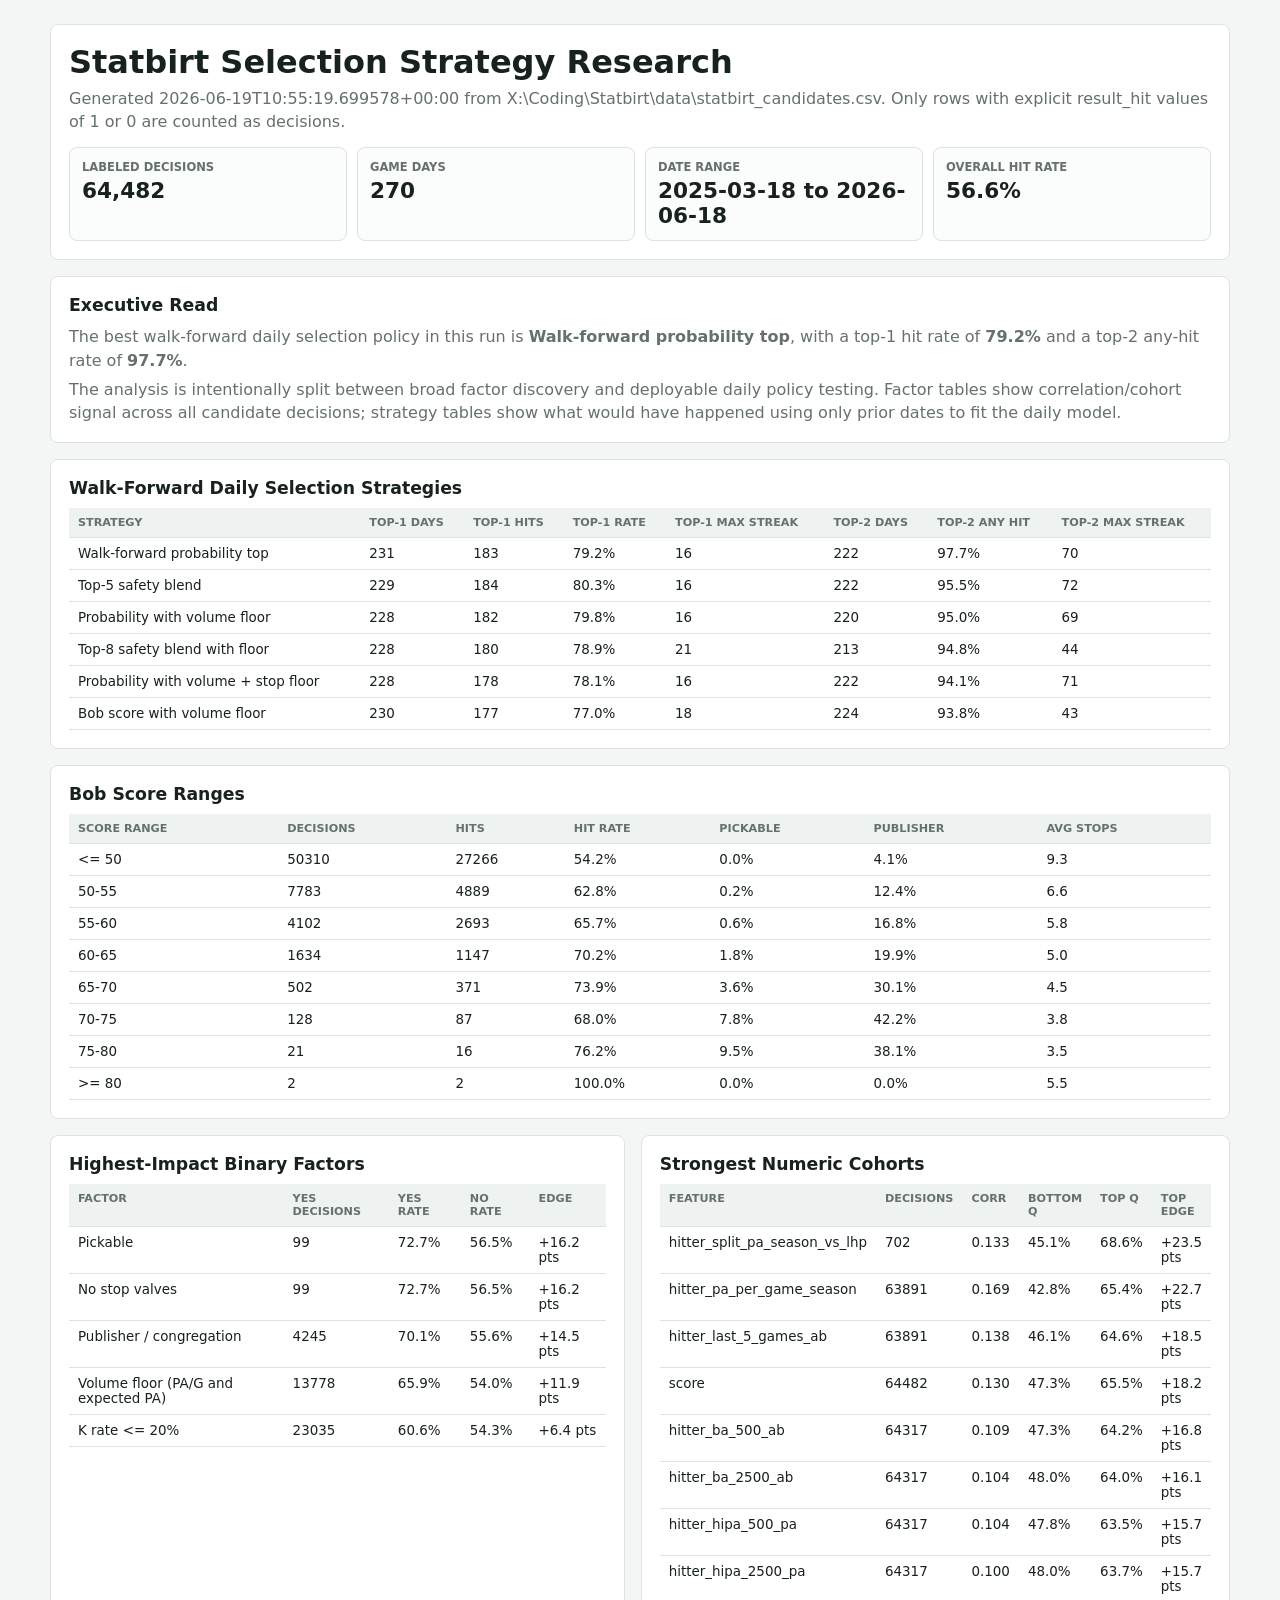
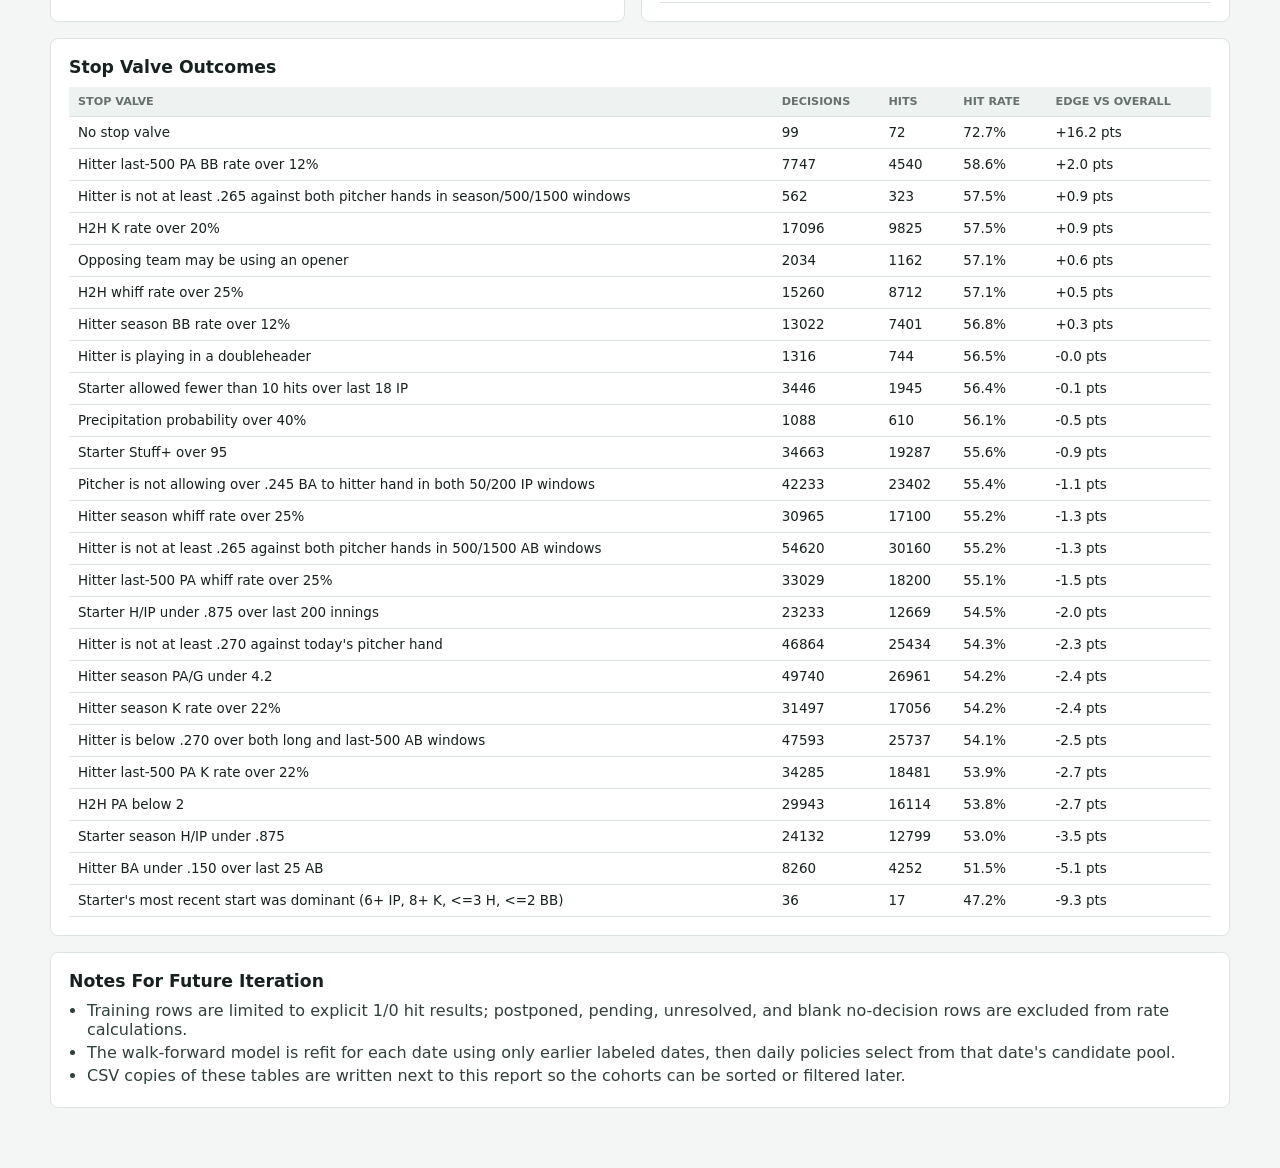
<file: reports/selection_strategy/selection_strategy_report_20260619T105519Z.html>
<!doctype html>
<html lang="en">
<head>
  <meta charset="utf-8">
  <meta name="viewport" content="width=device-width, initial-scale=1">
  <title>Statbirt Selection Strategy Research</title>
  <style>
    :root { color-scheme: light; --bg:#f4f6f5; --surface:#fff; --ink:#17211f; --muted:#65716d; --line:#dce4e0; --good:#137b5f; --starter:#4169d8; }
    body { margin:0; background:var(--bg); color:var(--ink); font-family:Inter, ui-sans-serif, system-ui, -apple-system, BlinkMacSystemFont, "Segoe UI", sans-serif; }
    main { width:min(1180px, calc(100vw - 32px)); margin:0 auto; padding:24px 0 44px; }
    header, section { margin-bottom:16px; padding:18px; border:1px solid var(--line); border-radius:8px; background:var(--surface); }
    h1 { margin:0; font-size:2rem; letter-spacing:0; }
    h2 { margin:0 0 10px; font-size:1.08rem; }
    p { margin:6px 0 0; color:var(--muted); line-height:1.45; }
    .kpis { display:grid; grid-template-columns:repeat(4, minmax(0, 1fr)); gap:10px; margin-top:14px; }
    .kpi { padding:12px; border:1px solid var(--line); border-radius:8px; background:#fbfcfc; }
    .kpi span { display:block; color:var(--muted); font-size:.72rem; font-weight:800; text-transform:uppercase; }
    .kpi strong { display:block; margin-top:4px; font-size:1.35rem; }
    table { width:100%; border-collapse:collapse; font-size:.84rem; }
    th, td { padding:8px 9px; border-bottom:1px solid var(--line); text-align:left; vertical-align:top; }
    th { background:#eef3f1; color:var(--muted); font-size:.7rem; text-transform:uppercase; }
    tr:hover td { background:#fafbfb; }
    .muted { color:var(--muted); }
    .two { display:grid; grid-template-columns:1fr 1fr; gap:16px; }
    ul { margin:8px 0 0; padding-left:18px; }
    li { margin:4px 0; color:#30403c; }
    @media (max-width: 820px) { .kpis, .two { grid-template-columns:1fr; } main { width:min(100vw - 20px, 760px); } }
  </style>
</head>
<body>
  <main>
    <header>
      <h1>Statbirt Selection Strategy Research</h1>
      <p>Generated 2026-06-19T10:55:19.699578+00:00 from X:\Coding\Statbirt\data\statbirt_candidates.csv. Only rows with explicit result_hit values of 1 or 0 are counted as decisions.</p>
      <div class="kpis">
        <div class="kpi"><span>Labeled decisions</span><strong>64,482</strong></div>
        <div class="kpi"><span>Game days</span><strong>270</strong></div>
        <div class="kpi"><span>Date range</span><strong>2025-03-18 to 2026-06-18</strong></div>
        <div class="kpi"><span>Overall hit rate</span><strong>56.6%</strong></div>
      </div>
    </header>

    <section>
      <h2>Executive Read</h2>
      <p>The best walk-forward daily selection policy in this run is <strong>Walk-forward probability top</strong>, with a top-1 hit rate of <strong>79.2%</strong> and a top-2 any-hit rate of <strong>97.7%</strong>.</p>
      <p>The analysis is intentionally split between broad factor discovery and deployable daily policy testing. Factor tables show correlation/cohort signal across all candidate decisions; strategy tables show what would have happened using only prior dates to fit the daily model.</p>
    </section>

    <section>
      <h2>Walk-Forward Daily Selection Strategies</h2>
      <table><thead><tr><th>Strategy</th><th>Top-1 days</th><th>Top-1 hits</th><th>Top-1 rate</th><th>Top-1 max streak</th><th>Top-2 days</th><th>Top-2 any hit</th><th>Top-2 max streak</th></tr></thead><tbody><tr><td>Walk-forward probability top</td><td>231</td><td>183</td><td>79.2%</td><td>16</td><td>222</td><td>97.7%</td><td>70</td></tr><tr><td>Top-5 safety blend</td><td>229</td><td>184</td><td>80.3%</td><td>16</td><td>222</td><td>95.5%</td><td>72</td></tr><tr><td>Probability with volume floor</td><td>228</td><td>182</td><td>79.8%</td><td>16</td><td>220</td><td>95.0%</td><td>69</td></tr><tr><td>Top-8 safety blend with floor</td><td>228</td><td>180</td><td>78.9%</td><td>21</td><td>213</td><td>94.8%</td><td>44</td></tr><tr><td>Probability with volume + stop floor</td><td>228</td><td>178</td><td>78.1%</td><td>16</td><td>222</td><td>94.1%</td><td>71</td></tr><tr><td>Bob score with volume floor</td><td>230</td><td>177</td><td>77.0%</td><td>18</td><td>224</td><td>93.8%</td><td>43</td></tr></tbody></table>
    </section>

    <section>
      <h2>Bob Score Ranges</h2>
      <table><thead><tr><th>Score range</th><th>Decisions</th><th>Hits</th><th>Hit rate</th><th>Pickable</th><th>Publisher</th><th>Avg stops</th></tr></thead><tbody><tr><td>&lt;= 50</td><td>50310</td><td>27266</td><td>54.2%</td><td>0.0%</td><td>4.1%</td><td>9.3</td></tr><tr><td>50-55</td><td>7783</td><td>4889</td><td>62.8%</td><td>0.2%</td><td>12.4%</td><td>6.6</td></tr><tr><td>55-60</td><td>4102</td><td>2693</td><td>65.7%</td><td>0.6%</td><td>16.8%</td><td>5.8</td></tr><tr><td>60-65</td><td>1634</td><td>1147</td><td>70.2%</td><td>1.8%</td><td>19.9%</td><td>5.0</td></tr><tr><td>65-70</td><td>502</td><td>371</td><td>73.9%</td><td>3.6%</td><td>30.1%</td><td>4.5</td></tr><tr><td>70-75</td><td>128</td><td>87</td><td>68.0%</td><td>7.8%</td><td>42.2%</td><td>3.8</td></tr><tr><td>75-80</td><td>21</td><td>16</td><td>76.2%</td><td>9.5%</td><td>38.1%</td><td>3.5</td></tr><tr><td>&gt;= 80</td><td>2</td><td>2</td><td>100.0%</td><td>0.0%</td><td>0.0%</td><td>5.5</td></tr></tbody></table>
    </section>

    <div class="two">
      <section>
        <h2>Highest-Impact Binary Factors</h2>
        <table><thead><tr><th>Factor</th><th>Yes decisions</th><th>Yes rate</th><th>No rate</th><th>Edge</th></tr></thead><tbody><tr><td>Pickable</td><td>99</td><td>72.7%</td><td>56.5%</td><td>+16.2 pts</td></tr><tr><td>No stop valves</td><td>99</td><td>72.7%</td><td>56.5%</td><td>+16.2 pts</td></tr><tr><td>Publisher / congregation</td><td>4245</td><td>70.1%</td><td>55.6%</td><td>+14.5 pts</td></tr><tr><td>Volume floor (PA/G and expected PA)</td><td>13778</td><td>65.9%</td><td>54.0%</td><td>+11.9 pts</td></tr><tr><td>K rate &lt;= 20%</td><td>23035</td><td>60.6%</td><td>54.3%</td><td>+6.4 pts</td></tr></tbody></table>
      </section>
      <section>
        <h2>Strongest Numeric Cohorts</h2>
        <table><thead><tr><th>Feature</th><th>Decisions</th><th>Corr</th><th>Bottom Q</th><th>Top Q</th><th>Top edge</th></tr></thead><tbody><tr><td>hitter_split_pa_season_vs_lhp</td><td>702</td><td>0.133</td><td>45.1%</td><td>68.6%</td><td>+23.5 pts</td></tr><tr><td>hitter_pa_per_game_season</td><td>63891</td><td>0.169</td><td>42.8%</td><td>65.4%</td><td>+22.7 pts</td></tr><tr><td>hitter_last_5_games_ab</td><td>63891</td><td>0.138</td><td>46.1%</td><td>64.6%</td><td>+18.5 pts</td></tr><tr><td>score</td><td>64482</td><td>0.130</td><td>47.3%</td><td>65.5%</td><td>+18.2 pts</td></tr><tr><td>hitter_ba_500_ab</td><td>64317</td><td>0.109</td><td>47.3%</td><td>64.2%</td><td>+16.8 pts</td></tr><tr><td>hitter_ba_2500_ab</td><td>64317</td><td>0.104</td><td>48.0%</td><td>64.0%</td><td>+16.1 pts</td></tr><tr><td>hitter_hipa_500_pa</td><td>64317</td><td>0.104</td><td>47.8%</td><td>63.5%</td><td>+15.7 pts</td></tr><tr><td>hitter_hipa_2500_pa</td><td>64317</td><td>0.100</td><td>48.0%</td><td>63.7%</td><td>+15.7 pts</td></tr></tbody></table>
      </section>
    </div>

    <section>
      <h2>Stop Valve Outcomes</h2>
      <table><thead><tr><th>Stop valve</th><th>Decisions</th><th>Hits</th><th>Hit rate</th><th>Edge vs overall</th></tr></thead><tbody><tr><td>No stop valve</td><td>99</td><td>72</td><td>72.7%</td><td>+16.2 pts</td></tr><tr><td>Hitter last-500 PA BB rate over 12%</td><td>7747</td><td>4540</td><td>58.6%</td><td>+2.0 pts</td></tr><tr><td>Hitter is not at least .265 against both pitcher hands in season/500/1500 windows</td><td>562</td><td>323</td><td>57.5%</td><td>+0.9 pts</td></tr><tr><td>H2H K rate over 20%</td><td>17096</td><td>9825</td><td>57.5%</td><td>+0.9 pts</td></tr><tr><td>Opposing team may be using an opener</td><td>2034</td><td>1162</td><td>57.1%</td><td>+0.6 pts</td></tr><tr><td>H2H whiff rate over 25%</td><td>15260</td><td>8712</td><td>57.1%</td><td>+0.5 pts</td></tr><tr><td>Hitter season BB rate over 12%</td><td>13022</td><td>7401</td><td>56.8%</td><td>+0.3 pts</td></tr><tr><td>Hitter is playing in a doubleheader</td><td>1316</td><td>744</td><td>56.5%</td><td>-0.0 pts</td></tr><tr><td>Starter allowed fewer than 10 hits over last 18 IP</td><td>3446</td><td>1945</td><td>56.4%</td><td>-0.1 pts</td></tr><tr><td>Precipitation probability over 40%</td><td>1088</td><td>610</td><td>56.1%</td><td>-0.5 pts</td></tr><tr><td>Starter Stuff+ over 95</td><td>34663</td><td>19287</td><td>55.6%</td><td>-0.9 pts</td></tr><tr><td>Pitcher is not allowing over .245 BA to hitter hand in both 50/200 IP windows</td><td>42233</td><td>23402</td><td>55.4%</td><td>-1.1 pts</td></tr><tr><td>Hitter season whiff rate over 25%</td><td>30965</td><td>17100</td><td>55.2%</td><td>-1.3 pts</td></tr><tr><td>Hitter is not at least .265 against both pitcher hands in 500/1500 AB windows</td><td>54620</td><td>30160</td><td>55.2%</td><td>-1.3 pts</td></tr><tr><td>Hitter last-500 PA whiff rate over 25%</td><td>33029</td><td>18200</td><td>55.1%</td><td>-1.5 pts</td></tr><tr><td>Starter H/IP under .875 over last 200 innings</td><td>23233</td><td>12669</td><td>54.5%</td><td>-2.0 pts</td></tr><tr><td>Hitter is not at least .270 against today&#x27;s pitcher hand</td><td>46864</td><td>25434</td><td>54.3%</td><td>-2.3 pts</td></tr><tr><td>Hitter season PA/G under 4.2</td><td>49740</td><td>26961</td><td>54.2%</td><td>-2.4 pts</td></tr><tr><td>Hitter season K rate over 22%</td><td>31497</td><td>17056</td><td>54.2%</td><td>-2.4 pts</td></tr><tr><td>Hitter is below .270 over both long and last-500 AB windows</td><td>47593</td><td>25737</td><td>54.1%</td><td>-2.5 pts</td></tr><tr><td>Hitter last-500 PA K rate over 22%</td><td>34285</td><td>18481</td><td>53.9%</td><td>-2.7 pts</td></tr><tr><td>H2H PA below 2</td><td>29943</td><td>16114</td><td>53.8%</td><td>-2.7 pts</td></tr><tr><td>Starter season H/IP under .875</td><td>24132</td><td>12799</td><td>53.0%</td><td>-3.5 pts</td></tr><tr><td>Hitter BA under .150 over last 25 AB</td><td>8260</td><td>4252</td><td>51.5%</td><td>-5.1 pts</td></tr><tr><td>Starter&#x27;s most recent start was dominant (6+ IP, 8+ K, &lt;=3 H, &lt;=2 BB)</td><td>36</td><td>17</td><td>47.2%</td><td>-9.3 pts</td></tr></tbody></table>
    </section>

    <section>
      <h2>Notes For Future Iteration</h2>
      <ul>
        <li>Training rows are limited to explicit 1/0 hit results; postponed, pending, unresolved, and blank no-decision rows are excluded from rate calculations.</li>
        <li>The walk-forward model is refit for each date using only earlier labeled dates, then daily policies select from that date's candidate pool.</li>
        <li>CSV copies of these tables are written next to this report so the cohorts can be sorted or filtered later.</li>
      </ul>
    </section>
  </main>
</body>
</html>
</file>
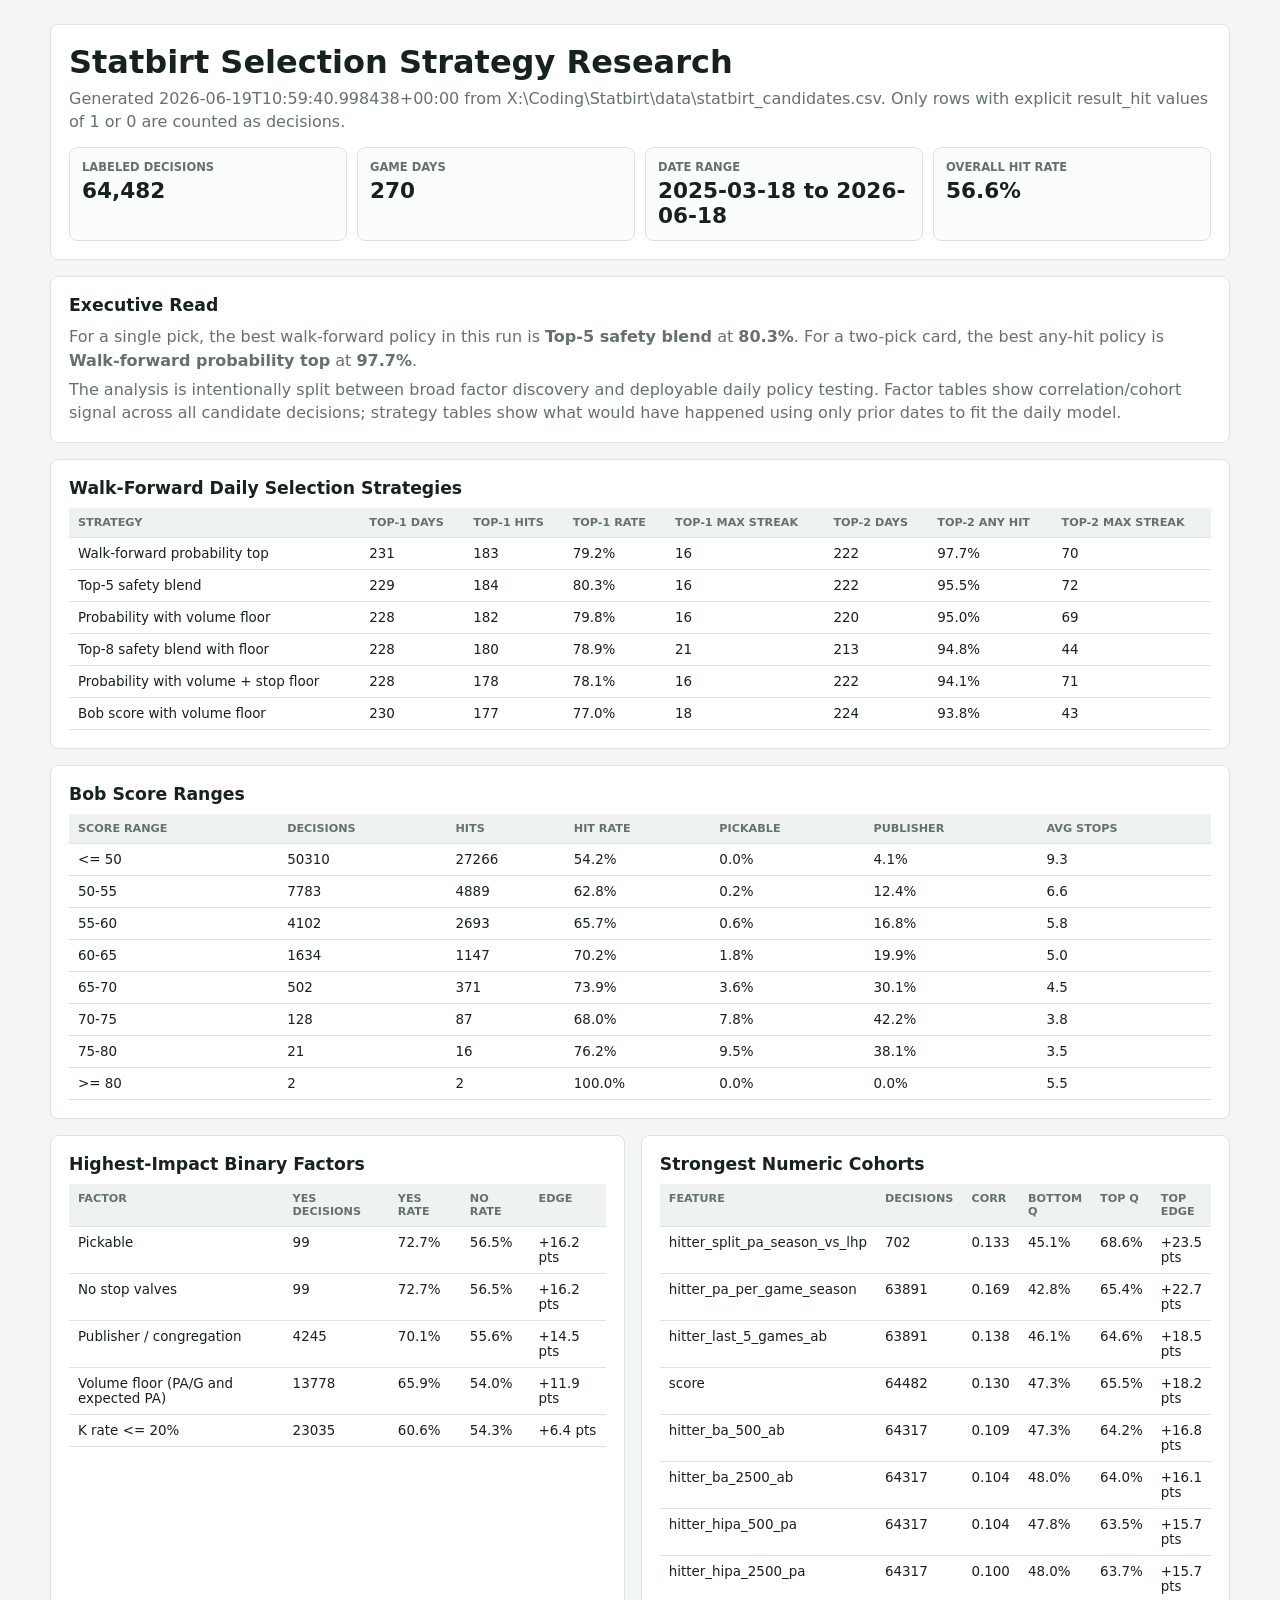
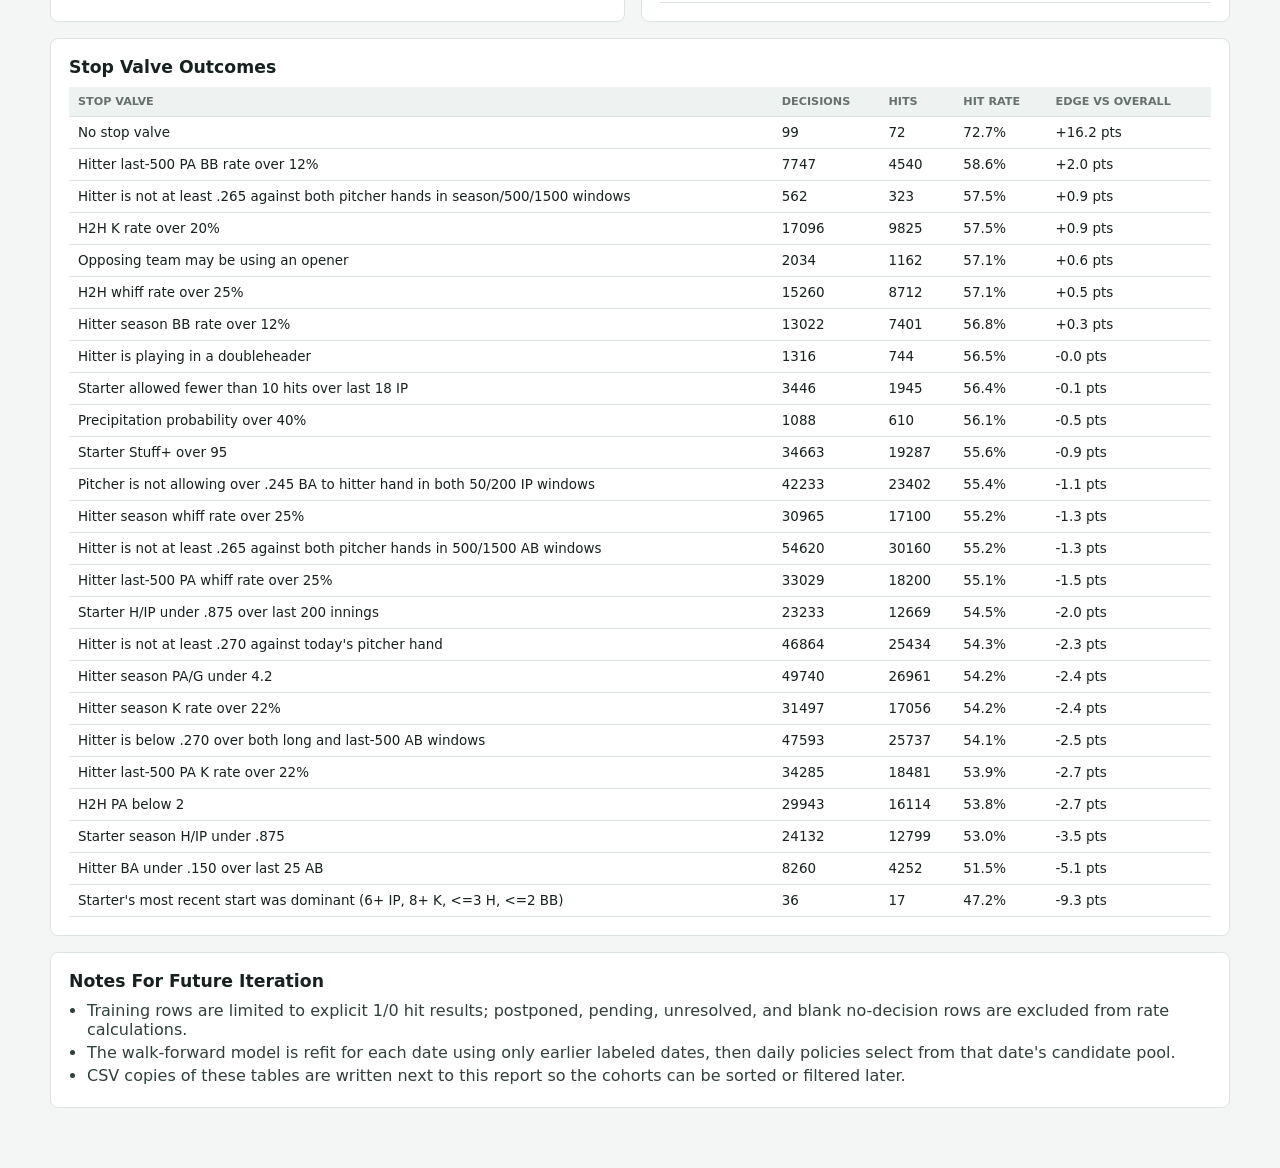
<file: reports/selection_strategy/selection_strategy_report_20260619T105940Z.html>
<!doctype html>
<html lang="en">
<head>
  <meta charset="utf-8">
  <meta name="viewport" content="width=device-width, initial-scale=1">
  <title>Statbirt Selection Strategy Research</title>
  <style>
    :root { color-scheme: light; --bg:#f4f6f5; --surface:#fff; --ink:#17211f; --muted:#65716d; --line:#dce4e0; --good:#137b5f; --starter:#4169d8; }
    body { margin:0; background:var(--bg); color:var(--ink); font-family:Inter, ui-sans-serif, system-ui, -apple-system, BlinkMacSystemFont, "Segoe UI", sans-serif; }
    main { width:min(1180px, calc(100vw - 32px)); margin:0 auto; padding:24px 0 44px; }
    header, section { margin-bottom:16px; padding:18px; border:1px solid var(--line); border-radius:8px; background:var(--surface); }
    h1 { margin:0; font-size:2rem; letter-spacing:0; }
    h2 { margin:0 0 10px; font-size:1.08rem; }
    p { margin:6px 0 0; color:var(--muted); line-height:1.45; }
    .kpis { display:grid; grid-template-columns:repeat(4, minmax(0, 1fr)); gap:10px; margin-top:14px; }
    .kpi { padding:12px; border:1px solid var(--line); border-radius:8px; background:#fbfcfc; }
    .kpi span { display:block; color:var(--muted); font-size:.72rem; font-weight:800; text-transform:uppercase; }
    .kpi strong { display:block; margin-top:4px; font-size:1.35rem; }
    table { width:100%; border-collapse:collapse; font-size:.84rem; }
    th, td { padding:8px 9px; border-bottom:1px solid var(--line); text-align:left; vertical-align:top; }
    th { background:#eef3f1; color:var(--muted); font-size:.7rem; text-transform:uppercase; }
    tr:hover td { background:#fafbfb; }
    .muted { color:var(--muted); }
    .two { display:grid; grid-template-columns:1fr 1fr; gap:16px; }
    ul { margin:8px 0 0; padding-left:18px; }
    li { margin:4px 0; color:#30403c; }
    @media (max-width: 820px) { .kpis, .two { grid-template-columns:1fr; } main { width:min(100vw - 20px, 760px); } }
  </style>
</head>
<body>
  <main>
    <header>
      <h1>Statbirt Selection Strategy Research</h1>
      <p>Generated 2026-06-19T10:59:40.998438+00:00 from X:\Coding\Statbirt\data\statbirt_candidates.csv. Only rows with explicit result_hit values of 1 or 0 are counted as decisions.</p>
      <div class="kpis">
        <div class="kpi"><span>Labeled decisions</span><strong>64,482</strong></div>
        <div class="kpi"><span>Game days</span><strong>270</strong></div>
        <div class="kpi"><span>Date range</span><strong>2025-03-18 to 2026-06-18</strong></div>
        <div class="kpi"><span>Overall hit rate</span><strong>56.6%</strong></div>
      </div>
    </header>

    <section>
      <h2>Executive Read</h2>
      <p>For a single pick, the best walk-forward policy in this run is <strong>Top-5 safety blend</strong> at <strong>80.3%</strong>. For a two-pick card, the best any-hit policy is <strong>Walk-forward probability top</strong> at <strong>97.7%</strong>.</p>
      <p>The analysis is intentionally split between broad factor discovery and deployable daily policy testing. Factor tables show correlation/cohort signal across all candidate decisions; strategy tables show what would have happened using only prior dates to fit the daily model.</p>
    </section>

    <section>
      <h2>Walk-Forward Daily Selection Strategies</h2>
      <table><thead><tr><th>Strategy</th><th>Top-1 days</th><th>Top-1 hits</th><th>Top-1 rate</th><th>Top-1 max streak</th><th>Top-2 days</th><th>Top-2 any hit</th><th>Top-2 max streak</th></tr></thead><tbody><tr><td>Walk-forward probability top</td><td>231</td><td>183</td><td>79.2%</td><td>16</td><td>222</td><td>97.7%</td><td>70</td></tr><tr><td>Top-5 safety blend</td><td>229</td><td>184</td><td>80.3%</td><td>16</td><td>222</td><td>95.5%</td><td>72</td></tr><tr><td>Probability with volume floor</td><td>228</td><td>182</td><td>79.8%</td><td>16</td><td>220</td><td>95.0%</td><td>69</td></tr><tr><td>Top-8 safety blend with floor</td><td>228</td><td>180</td><td>78.9%</td><td>21</td><td>213</td><td>94.8%</td><td>44</td></tr><tr><td>Probability with volume + stop floor</td><td>228</td><td>178</td><td>78.1%</td><td>16</td><td>222</td><td>94.1%</td><td>71</td></tr><tr><td>Bob score with volume floor</td><td>230</td><td>177</td><td>77.0%</td><td>18</td><td>224</td><td>93.8%</td><td>43</td></tr></tbody></table>
    </section>

    <section>
      <h2>Bob Score Ranges</h2>
      <table><thead><tr><th>Score range</th><th>Decisions</th><th>Hits</th><th>Hit rate</th><th>Pickable</th><th>Publisher</th><th>Avg stops</th></tr></thead><tbody><tr><td>&lt;= 50</td><td>50310</td><td>27266</td><td>54.2%</td><td>0.0%</td><td>4.1%</td><td>9.3</td></tr><tr><td>50-55</td><td>7783</td><td>4889</td><td>62.8%</td><td>0.2%</td><td>12.4%</td><td>6.6</td></tr><tr><td>55-60</td><td>4102</td><td>2693</td><td>65.7%</td><td>0.6%</td><td>16.8%</td><td>5.8</td></tr><tr><td>60-65</td><td>1634</td><td>1147</td><td>70.2%</td><td>1.8%</td><td>19.9%</td><td>5.0</td></tr><tr><td>65-70</td><td>502</td><td>371</td><td>73.9%</td><td>3.6%</td><td>30.1%</td><td>4.5</td></tr><tr><td>70-75</td><td>128</td><td>87</td><td>68.0%</td><td>7.8%</td><td>42.2%</td><td>3.8</td></tr><tr><td>75-80</td><td>21</td><td>16</td><td>76.2%</td><td>9.5%</td><td>38.1%</td><td>3.5</td></tr><tr><td>&gt;= 80</td><td>2</td><td>2</td><td>100.0%</td><td>0.0%</td><td>0.0%</td><td>5.5</td></tr></tbody></table>
    </section>

    <div class="two">
      <section>
        <h2>Highest-Impact Binary Factors</h2>
        <table><thead><tr><th>Factor</th><th>Yes decisions</th><th>Yes rate</th><th>No rate</th><th>Edge</th></tr></thead><tbody><tr><td>Pickable</td><td>99</td><td>72.7%</td><td>56.5%</td><td>+16.2 pts</td></tr><tr><td>No stop valves</td><td>99</td><td>72.7%</td><td>56.5%</td><td>+16.2 pts</td></tr><tr><td>Publisher / congregation</td><td>4245</td><td>70.1%</td><td>55.6%</td><td>+14.5 pts</td></tr><tr><td>Volume floor (PA/G and expected PA)</td><td>13778</td><td>65.9%</td><td>54.0%</td><td>+11.9 pts</td></tr><tr><td>K rate &lt;= 20%</td><td>23035</td><td>60.6%</td><td>54.3%</td><td>+6.4 pts</td></tr></tbody></table>
      </section>
      <section>
        <h2>Strongest Numeric Cohorts</h2>
        <table><thead><tr><th>Feature</th><th>Decisions</th><th>Corr</th><th>Bottom Q</th><th>Top Q</th><th>Top edge</th></tr></thead><tbody><tr><td>hitter_split_pa_season_vs_lhp</td><td>702</td><td>0.133</td><td>45.1%</td><td>68.6%</td><td>+23.5 pts</td></tr><tr><td>hitter_pa_per_game_season</td><td>63891</td><td>0.169</td><td>42.8%</td><td>65.4%</td><td>+22.7 pts</td></tr><tr><td>hitter_last_5_games_ab</td><td>63891</td><td>0.138</td><td>46.1%</td><td>64.6%</td><td>+18.5 pts</td></tr><tr><td>score</td><td>64482</td><td>0.130</td><td>47.3%</td><td>65.5%</td><td>+18.2 pts</td></tr><tr><td>hitter_ba_500_ab</td><td>64317</td><td>0.109</td><td>47.3%</td><td>64.2%</td><td>+16.8 pts</td></tr><tr><td>hitter_ba_2500_ab</td><td>64317</td><td>0.104</td><td>48.0%</td><td>64.0%</td><td>+16.1 pts</td></tr><tr><td>hitter_hipa_500_pa</td><td>64317</td><td>0.104</td><td>47.8%</td><td>63.5%</td><td>+15.7 pts</td></tr><tr><td>hitter_hipa_2500_pa</td><td>64317</td><td>0.100</td><td>48.0%</td><td>63.7%</td><td>+15.7 pts</td></tr></tbody></table>
      </section>
    </div>

    <section>
      <h2>Stop Valve Outcomes</h2>
      <table><thead><tr><th>Stop valve</th><th>Decisions</th><th>Hits</th><th>Hit rate</th><th>Edge vs overall</th></tr></thead><tbody><tr><td>No stop valve</td><td>99</td><td>72</td><td>72.7%</td><td>+16.2 pts</td></tr><tr><td>Hitter last-500 PA BB rate over 12%</td><td>7747</td><td>4540</td><td>58.6%</td><td>+2.0 pts</td></tr><tr><td>Hitter is not at least .265 against both pitcher hands in season/500/1500 windows</td><td>562</td><td>323</td><td>57.5%</td><td>+0.9 pts</td></tr><tr><td>H2H K rate over 20%</td><td>17096</td><td>9825</td><td>57.5%</td><td>+0.9 pts</td></tr><tr><td>Opposing team may be using an opener</td><td>2034</td><td>1162</td><td>57.1%</td><td>+0.6 pts</td></tr><tr><td>H2H whiff rate over 25%</td><td>15260</td><td>8712</td><td>57.1%</td><td>+0.5 pts</td></tr><tr><td>Hitter season BB rate over 12%</td><td>13022</td><td>7401</td><td>56.8%</td><td>+0.3 pts</td></tr><tr><td>Hitter is playing in a doubleheader</td><td>1316</td><td>744</td><td>56.5%</td><td>-0.0 pts</td></tr><tr><td>Starter allowed fewer than 10 hits over last 18 IP</td><td>3446</td><td>1945</td><td>56.4%</td><td>-0.1 pts</td></tr><tr><td>Precipitation probability over 40%</td><td>1088</td><td>610</td><td>56.1%</td><td>-0.5 pts</td></tr><tr><td>Starter Stuff+ over 95</td><td>34663</td><td>19287</td><td>55.6%</td><td>-0.9 pts</td></tr><tr><td>Pitcher is not allowing over .245 BA to hitter hand in both 50/200 IP windows</td><td>42233</td><td>23402</td><td>55.4%</td><td>-1.1 pts</td></tr><tr><td>Hitter season whiff rate over 25%</td><td>30965</td><td>17100</td><td>55.2%</td><td>-1.3 pts</td></tr><tr><td>Hitter is not at least .265 against both pitcher hands in 500/1500 AB windows</td><td>54620</td><td>30160</td><td>55.2%</td><td>-1.3 pts</td></tr><tr><td>Hitter last-500 PA whiff rate over 25%</td><td>33029</td><td>18200</td><td>55.1%</td><td>-1.5 pts</td></tr><tr><td>Starter H/IP under .875 over last 200 innings</td><td>23233</td><td>12669</td><td>54.5%</td><td>-2.0 pts</td></tr><tr><td>Hitter is not at least .270 against today&#x27;s pitcher hand</td><td>46864</td><td>25434</td><td>54.3%</td><td>-2.3 pts</td></tr><tr><td>Hitter season PA/G under 4.2</td><td>49740</td><td>26961</td><td>54.2%</td><td>-2.4 pts</td></tr><tr><td>Hitter season K rate over 22%</td><td>31497</td><td>17056</td><td>54.2%</td><td>-2.4 pts</td></tr><tr><td>Hitter is below .270 over both long and last-500 AB windows</td><td>47593</td><td>25737</td><td>54.1%</td><td>-2.5 pts</td></tr><tr><td>Hitter last-500 PA K rate over 22%</td><td>34285</td><td>18481</td><td>53.9%</td><td>-2.7 pts</td></tr><tr><td>H2H PA below 2</td><td>29943</td><td>16114</td><td>53.8%</td><td>-2.7 pts</td></tr><tr><td>Starter season H/IP under .875</td><td>24132</td><td>12799</td><td>53.0%</td><td>-3.5 pts</td></tr><tr><td>Hitter BA under .150 over last 25 AB</td><td>8260</td><td>4252</td><td>51.5%</td><td>-5.1 pts</td></tr><tr><td>Starter&#x27;s most recent start was dominant (6+ IP, 8+ K, &lt;=3 H, &lt;=2 BB)</td><td>36</td><td>17</td><td>47.2%</td><td>-9.3 pts</td></tr></tbody></table>
    </section>

    <section>
      <h2>Notes For Future Iteration</h2>
      <ul>
        <li>Training rows are limited to explicit 1/0 hit results; postponed, pending, unresolved, and blank no-decision rows are excluded from rate calculations.</li>
        <li>The walk-forward model is refit for each date using only earlier labeled dates, then daily policies select from that date's candidate pool.</li>
        <li>CSV copies of these tables are written next to this report so the cohorts can be sorted or filtered later.</li>
      </ul>
    </section>
  </main>
</body>
</html>
</file>
